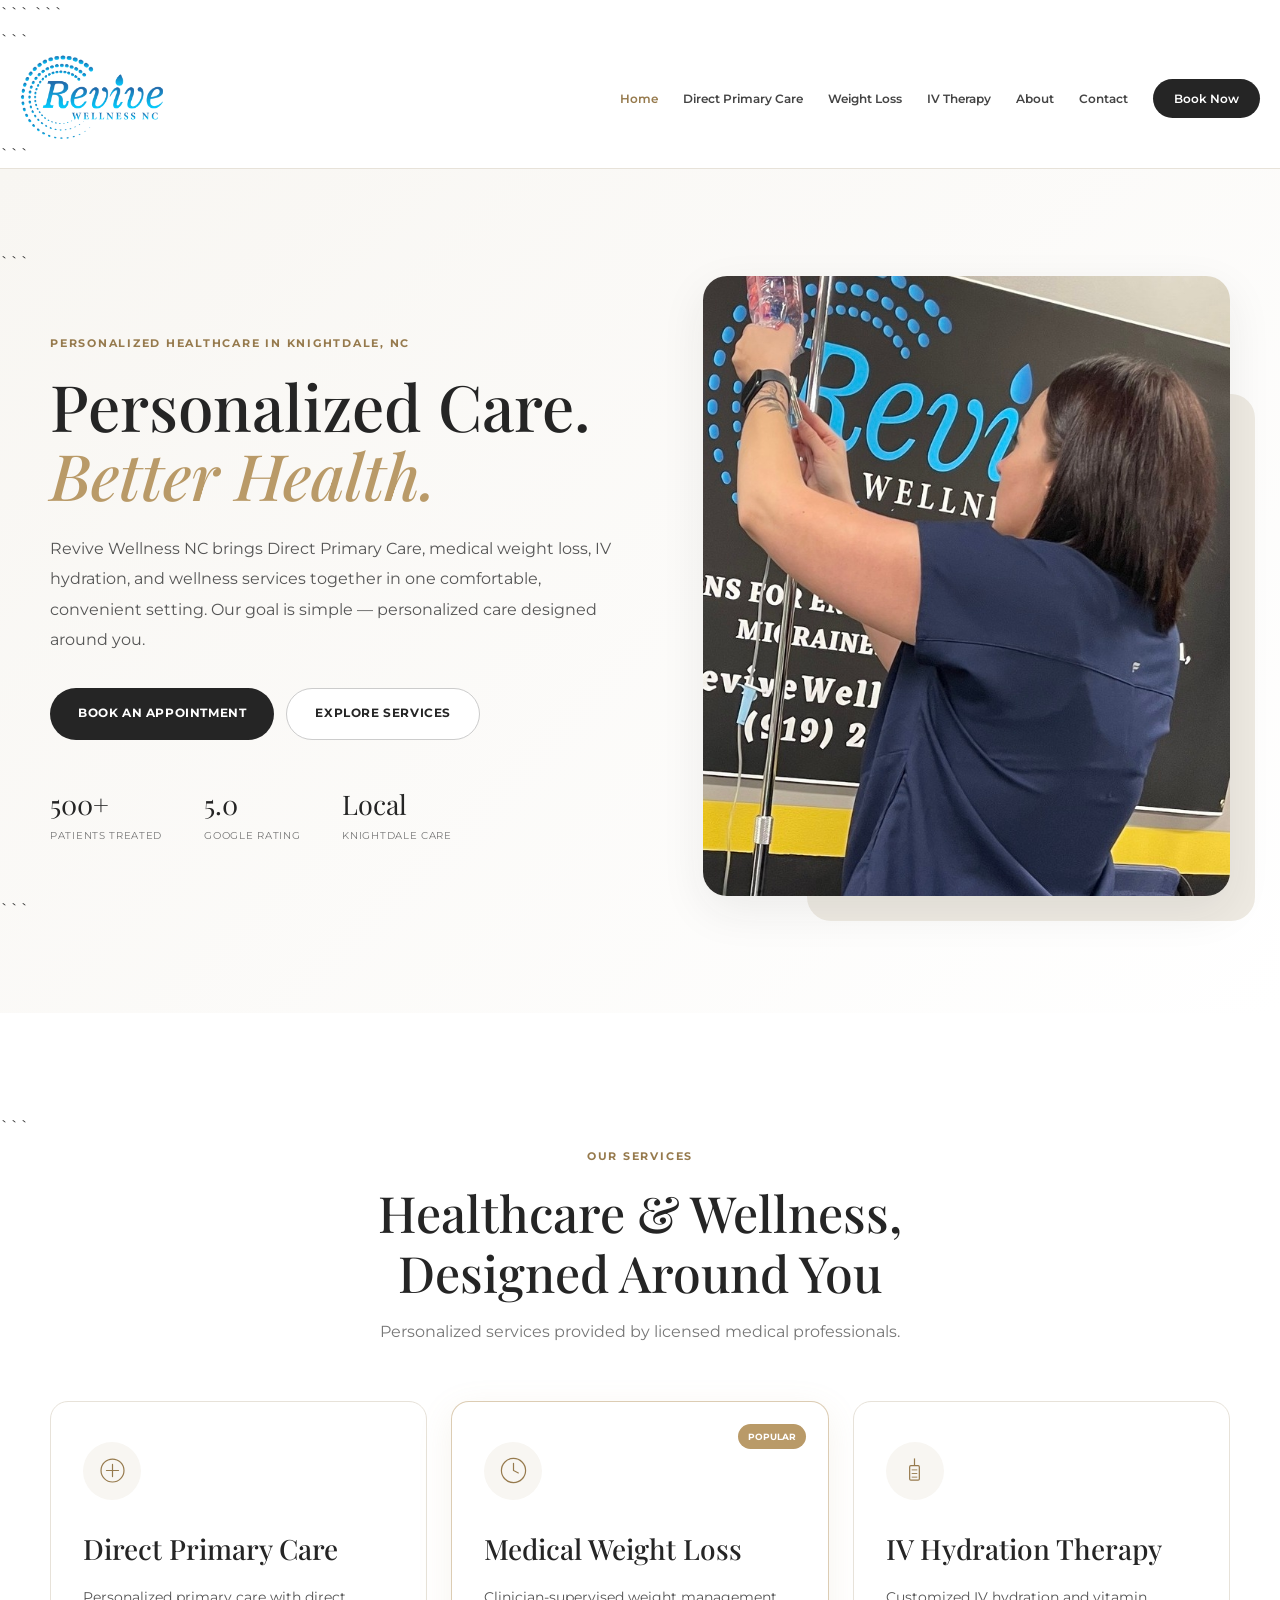
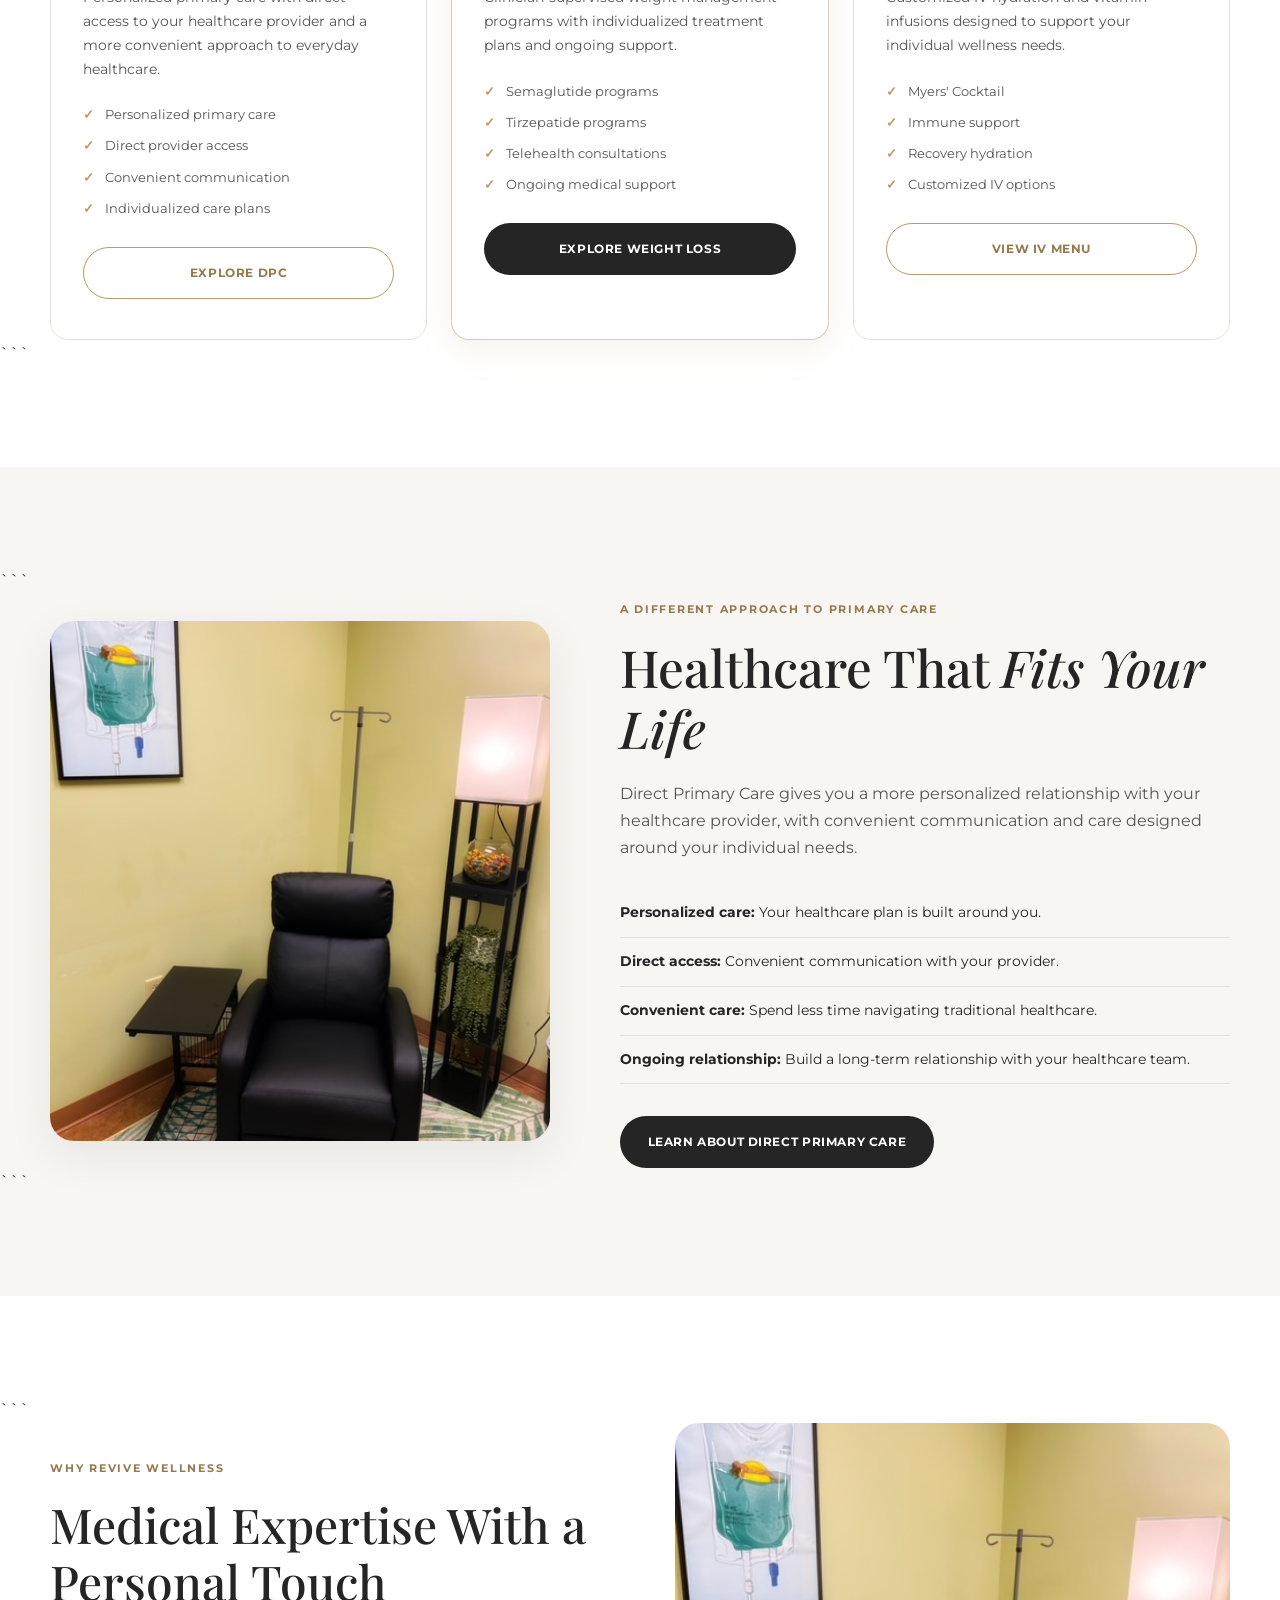
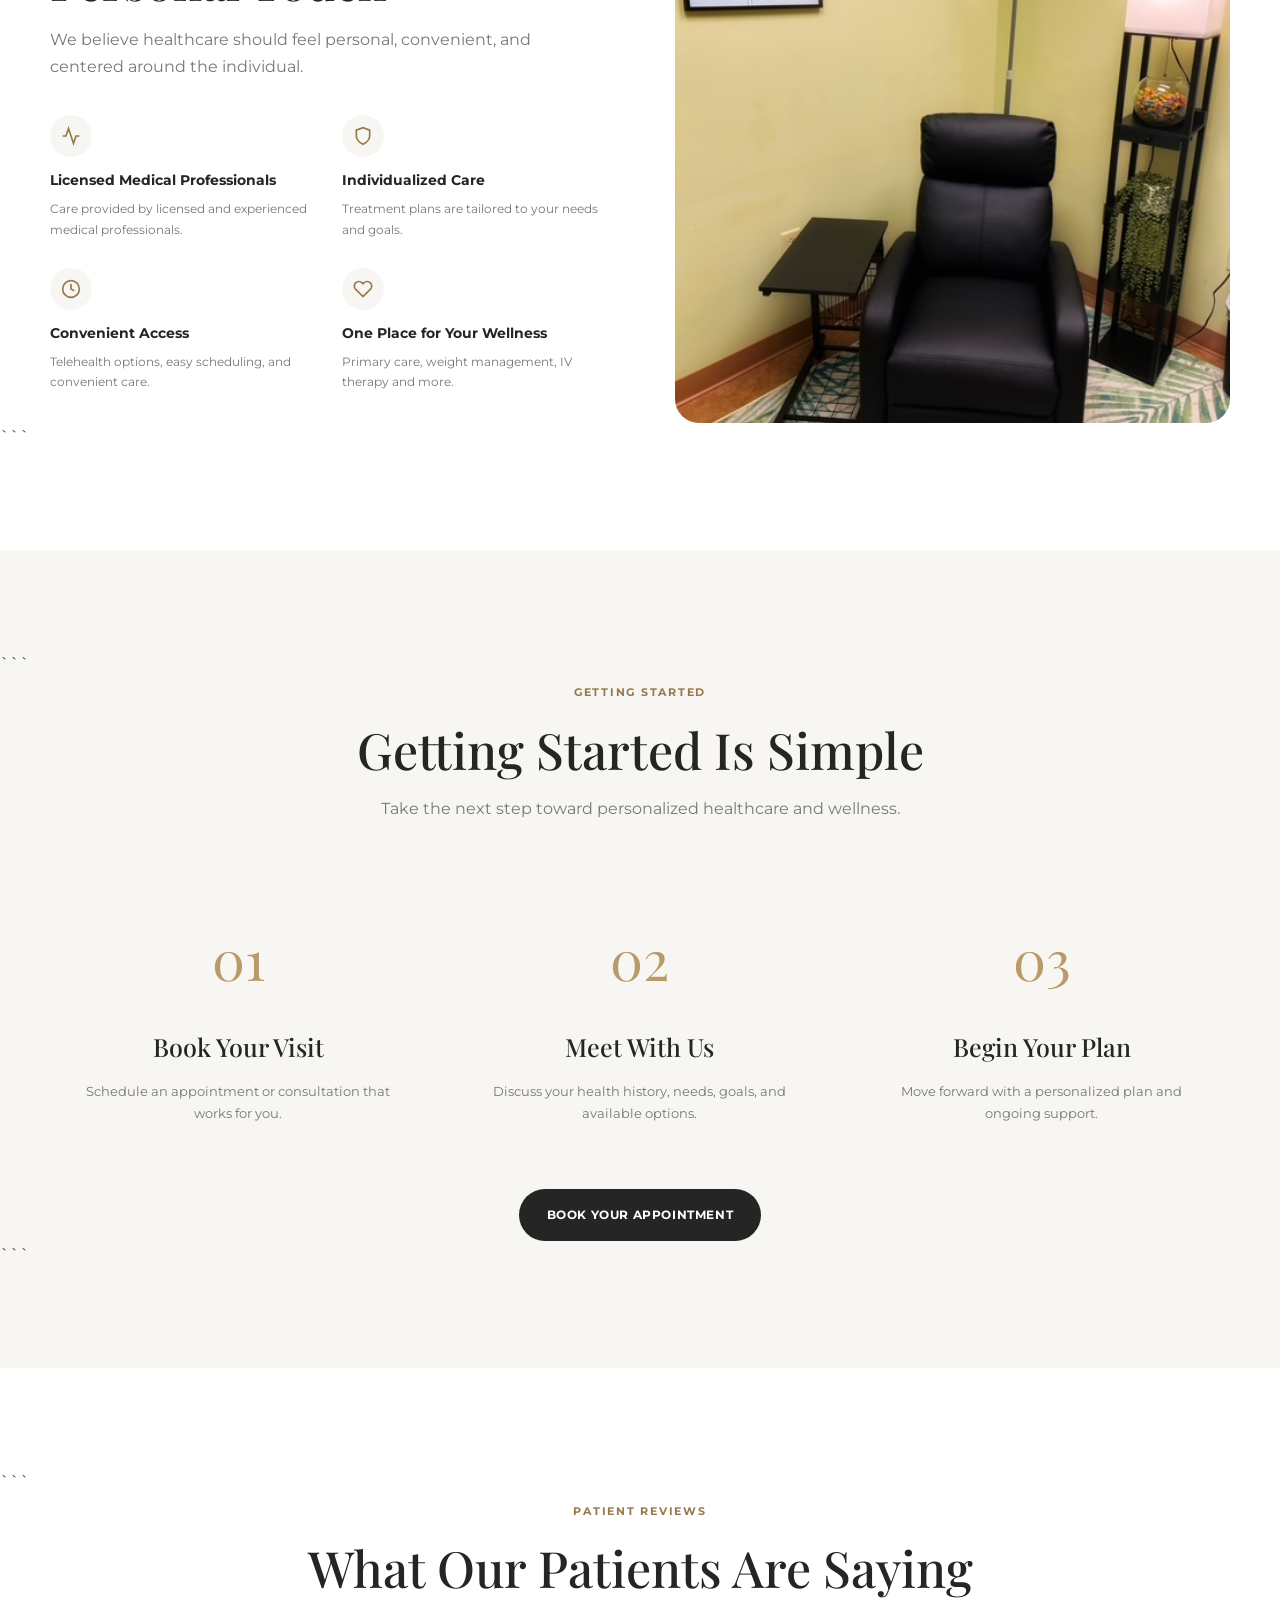
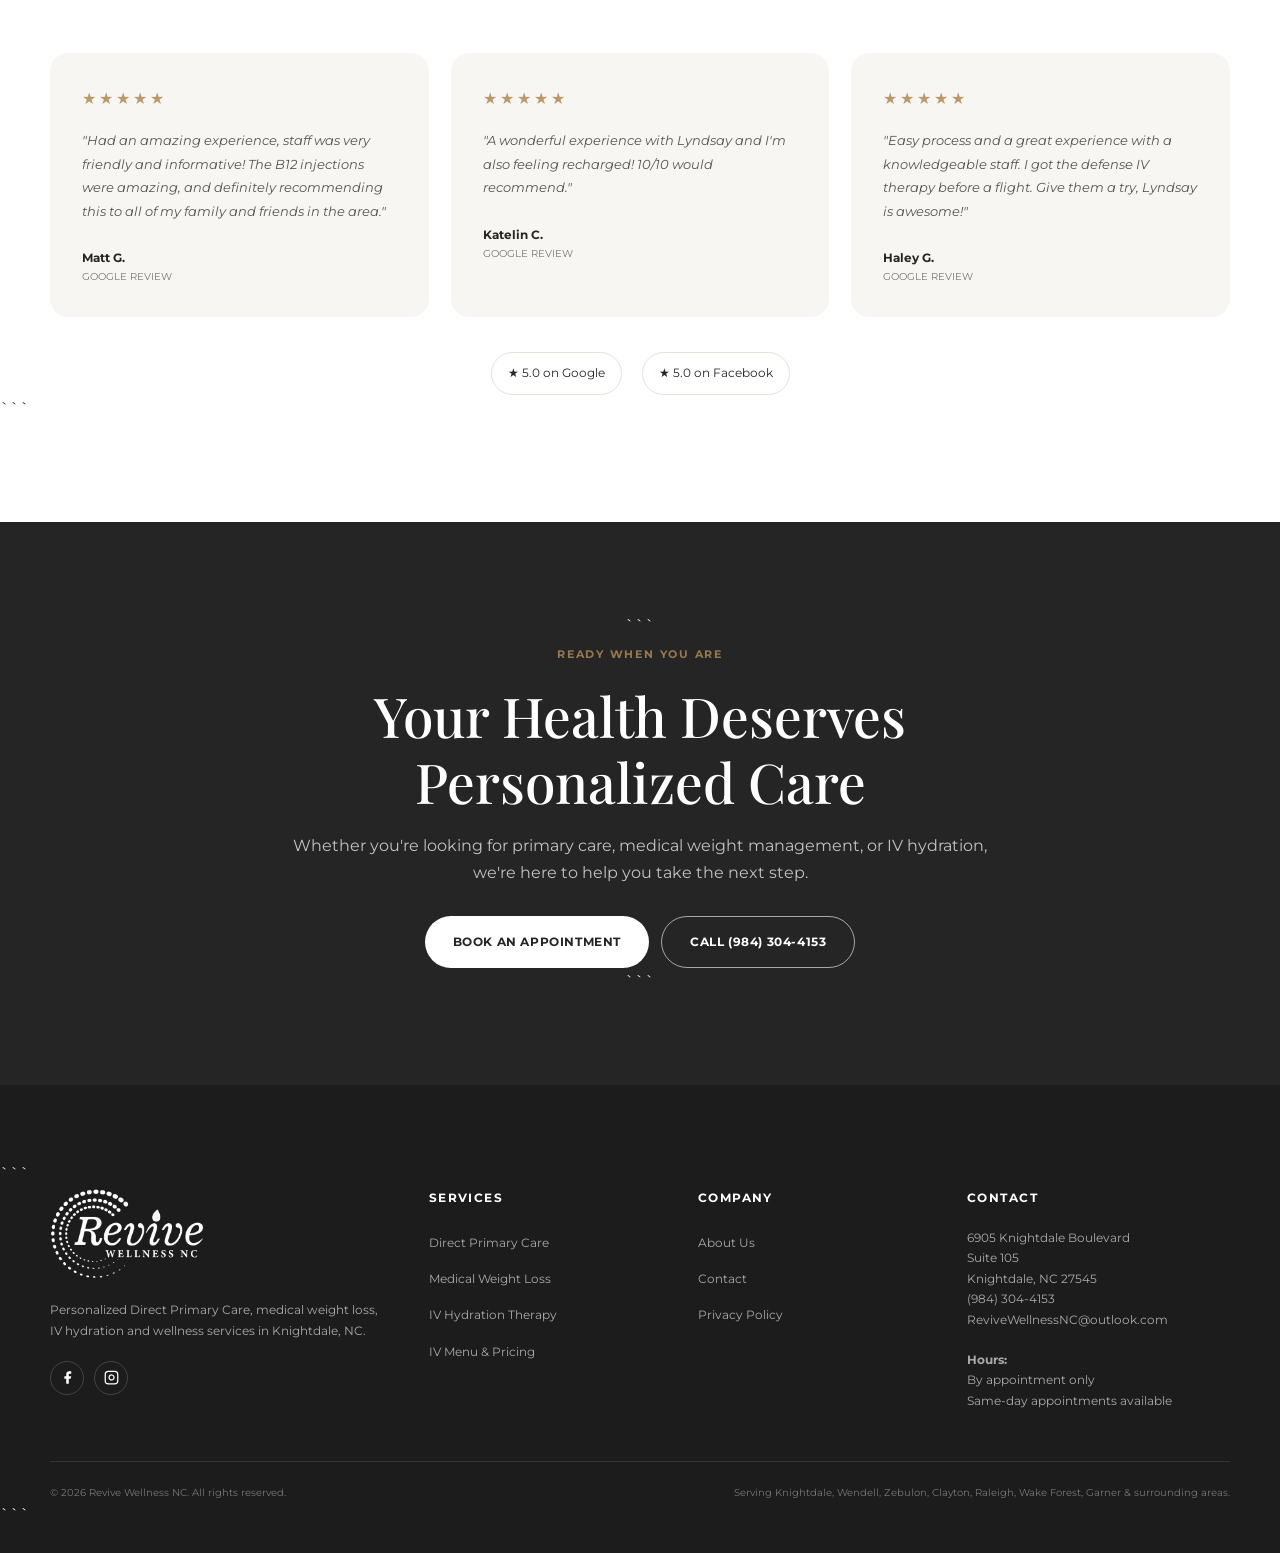
<file: revive-wellness-nc-with-direct-primary-care CHATGPT/revive-wellness-nc-main/index.html>
<!DOCTYPE html>

<html lang="en">
<head>
    <meta charset="UTF-8">
    <meta name="viewport" content="width=device-width, initial-scale=1.0">

```
<meta name="author" content="Revive Wellness NC">
<meta name="robots" content="index, follow">

<title>Revive Wellness NC | Direct Primary Care, Weight Loss & IV Therapy</title>

<meta name="description" content="Revive Wellness NC provides Direct Primary Care, medical weight loss, IV hydration therapy and wellness services in Knightdale, NC. Serving Wendell, Zebulon, Raleigh, Clayton, Wake Forest, Garner and surrounding communities.">

<link rel="canonical" href="https://revivewellnessnc.com/">
<link rel="icon" type="image/png" href="logo.png">

<!-- Open Graph -->
<meta property="og:type" content="website">
<meta property="og:site_name" content="Revive Wellness NC">
<meta property="og:title" content="Revive Wellness NC | Personalized Healthcare & Wellness">
<meta property="og:description" content="Direct Primary Care, medical weight loss, IV hydration and wellness services in Knightdale, NC.">
<meta property="og:url" content="https://revivewellnessnc.com/">
<meta property="og:image" content="https://revivewellnessnc.com/images/iv-treatment.jpg">

<!-- Fonts -->
<link rel="preconnect" href="https://fonts.googleapis.com">
<link rel="preconnect" href="https://fonts.gstatic.com" crossorigin>
<link href="https://fonts.googleapis.com/css2?family=Montserrat:wght@300;400;500;600;700&family=Playfair+Display:wght@400;500;600;700&display=swap" rel="stylesheet">

<style>

    :root {
        --cream: #f8f6f2;
        --cream-dark: #eeeae2;
        --white: #ffffff;
        --charcoal: #252525;
        --text: #555555;
        --muted: #777777;
        --accent: #b99a68;
        --accent-dark: #967a4d;
        --border: #e7e2d9;
        --shadow: 0 15px 45px rgba(37,37,37,.08);
        --radius: 18px;
        --serif: "Playfair Display", Georgia, serif;
        --sans: "Montserrat", Arial, sans-serif;
    }

    * {
        box-sizing: border-box;
        margin: 0;
        padding: 0;
    }

    html {
        scroll-behavior: smooth;
    }

    body {
        font-family: var(--sans);
        color: var(--charcoal);
        background: white;
        line-height: 1.7;
    }

    img {
        max-width: 100%;
        display: block;
    }

    a {
        color: inherit;
        text-decoration: none;
    }

    .container {
        width: min(1180px, calc(100% - 40px));
        margin: 0 auto;
    }

    /* NAVIGATION */

    .navbar {
        position: sticky;
        top: 0;
        z-index: 1000;
        background: rgba(255,255,255,.97);
        border-bottom: 1px solid var(--border);
        backdrop-filter: blur(10px);
    }

    .nav-container {
        width: min(1280px, calc(100% - 40px));
        min-height: 82px;
        margin: auto;
        display: flex;
        align-items: center;
        justify-content: space-between;
    }

    .logo-img {
        width: 145px;
        height: auto;
    }

    .nav-menu {
        display: flex;
        align-items: center;
        gap: 25px;
        list-style: none;
    }

    .nav-menu a {
        font-size: 12px;
        font-weight: 600;
        color: #444;
    }

    .nav-menu a:hover,
    .nav-menu a.active {
        color: var(--accent-dark);
    }

    .btn-nav {
        background: var(--charcoal);
        color: white !important;
        padding: 12px 21px;
        border-radius: 30px;
    }

    .btn-nav:hover {
        background: var(--accent-dark);
    }

    .nav-toggle {
        display: none;
        background: none;
        border: none;
        cursor: pointer;
    }

    .nav-toggle span {
        display: block;
        width: 25px;
        height: 2px;
        background: var(--charcoal);
        margin: 5px 0;
    }

    /* BUTTONS */

    .btn {
        display: inline-flex;
        align-items: center;
        justify-content: center;
        min-height: 52px;
        padding: 0 28px;
        border-radius: 30px;
        font-size: 12px;
        font-weight: 700;
        letter-spacing: .05em;
        text-transform: uppercase;
        transition: .25s ease;
    }

    .btn-primary {
        background: var(--charcoal);
        color: white;
    }

    .btn-primary:hover {
        background: var(--accent-dark);
        transform: translateY(-2px);
    }

    .btn-secondary {
        border: 1px solid #ccc;
        background: white;
    }

    .btn-secondary:hover {
        border-color: var(--accent);
        color: var(--accent-dark);
    }

    .btn-outline {
        border: 1px solid var(--accent);
        color: var(--accent-dark);
    }

    .btn-outline:hover {
        background: var(--accent);
        color: white;
    }

    .btn-white {
        background: white;
        color: var(--charcoal);
    }

    .btn-outline-white {
        border: 1px solid rgba(255,255,255,.6);
        color: white;
    }

    /* HERO */

    .hero {
        background: linear-gradient(135deg,#f8f6f2,#ffffff);
        padding: 80px 0 90px;
    }

    .hero-grid {
        display: grid;
        grid-template-columns: 1.05fr .95fr;
        align-items: center;
        gap: 70px;
    }

    .hero-badge,
    .section-badge {
        display: inline-block;
        color: var(--accent-dark);
        font-size: 11px;
        font-weight: 700;
        letter-spacing: .16em;
        text-transform: uppercase;
        margin-bottom: 18px;
    }

    .hero h1 {
        font-family: var(--serif);
        font-size: clamp(45px,5vw,72px);
        font-weight: 500;
        line-height: 1.08;
        margin-bottom: 25px;
    }

    .hero h1 span {
        color: var(--accent);
        font-style: italic;
    }

    .hero-subtitle {
        color: var(--text);
        font-size: 16px;
        line-height: 1.9;
        max-width: 620px;
        margin-bottom: 32px;
    }

    .hero-cta {
        display: flex;
        flex-wrap: wrap;
        gap: 12px;
        margin-bottom: 42px;
    }

    .hero-image {
        position: relative;
    }

    .hero-image::before {
        content: "";
        position: absolute;
        width: 85%;
        height: 85%;
        background: var(--cream-dark);
        right: -25px;
        bottom: -25px;
        border-radius: 24px;
    }

    .hero-image-wrapper {
        position: relative;
        z-index: 1;
        border-radius: 24px;
        overflow: hidden;
        box-shadow: var(--shadow);
    }

    .hero-image-wrapper img {
        width: 100%;
        height: 620px;
        object-fit: cover;
    }

    .hero-stats {
        display: flex;
        gap: 42px;
    }

    .stat {
        display: flex;
        flex-direction: column;
    }

    .stat-number {
        font-family: var(--serif);
        font-size: 27px;
    }

    .stat-label {
        font-size: 10px;
        color: var(--muted);
        text-transform: uppercase;
        letter-spacing: .07em;
    }

    /* GENERAL SECTIONS */

    section {
        padding: 100px 0;
    }

    .section-header {
        max-width: 700px;
        margin: 0 auto 55px;
        text-align: center;
    }

    .section-header h2 {
        font-family: var(--serif);
        font-size: clamp(35px,4vw,50px);
        font-weight: 500;
        line-height: 1.2;
        margin-bottom: 15px;
    }

    .section-header p {
        color: var(--muted);
    }

    /* SERVICES */

    .services-grid {
        display: grid;
        grid-template-columns: repeat(3,1fr);
        gap: 24px;
    }

    .service-card {
        position: relative;
        padding: 40px 32px;
        border: 1px solid var(--border);
        border-radius: var(--radius);
        background: white;
        transition: .3s ease;
    }

    .service-card:hover {
        transform: translateY(-7px);
        box-shadow: var(--shadow);
    }

    .service-card.featured {
        border-color: rgba(185,154,104,.5);
        box-shadow: 0 10px 35px rgba(185,154,104,.12);
    }

    .service-icon {
        width: 58px;
        height: 58px;
        display: flex;
        align-items: center;
        justify-content: center;
        background: var(--cream);
        border-radius: 50%;
        color: var(--accent-dark);
        margin-bottom: 25px;
    }

    .service-icon svg {
        width: 29px;
        height: 29px;
    }

    .service-badge {
        position: absolute;
        top: 22px;
        right: 22px;
        background: var(--accent);
        color: white;
        padding: 5px 10px;
        border-radius: 20px;
        font-size: 9px;
        font-weight: 700;
        text-transform: uppercase;
    }

    .service-card h3 {
        font-family: var(--serif);
        font-size: 28px;
        font-weight: 500;
        margin-bottom: 14px;
    }

    .service-card > p {
        color: var(--text);
        font-size: 14px;
        margin-bottom: 22px;
    }

    .service-features {
        list-style: none;
        margin-bottom: 28px;
    }

    .service-features li {
        color: var(--text);
        font-size: 13px;
        margin: 9px 0;
        padding-left: 22px;
        position: relative;
    }

    .service-features li::before {
        content: "✓";
        position: absolute;
        left: 0;
        color: var(--accent);
        font-weight: 700;
    }

    .service-card .btn {
        width: 100%;
    }

    /* DPC */

    .dpc-section {
        background: var(--cream);
    }

    .dpc-grid {
        display: grid;
        grid-template-columns: .9fr 1.1fr;
        gap: 70px;
        align-items: center;
    }

    .dpc-image {
        border-radius: 24px;
        overflow: hidden;
        box-shadow: var(--shadow);
    }

    .dpc-image img {
        width: 100%;
        height: 520px;
        object-fit: cover;
    }

    .dpc-content h2 {
        font-family: var(--serif);
        font-size: clamp(36px,4vw,52px);
        font-weight: 500;
        line-height: 1.2;
        margin-bottom: 20px;
    }

    .dpc-content > p {
        color: var(--text);
        margin-bottom: 28px;
    }

    .dpc-list {
        list-style: none;
        margin-bottom: 32px;
    }

    .dpc-list li {
        padding: 12px 0;
        border-bottom: 1px solid var(--border);
        font-size: 14px;
    }

    /* WHY US */

    .why-us-grid {
        display: grid;
        grid-template-columns: 1fr 1fr;
        gap: 70px;
        align-items: center;
    }

    .why-us-image img {
        width: 100%;
        height: 600px;
        object-fit: cover;
        border-radius: 24px;
    }

    .why-us-content h2 {
        font-family: var(--serif);
        font-size: 48px;
        font-weight: 500;
        line-height: 1.2;
        margin-bottom: 15px;
    }

    .why-us-intro {
        color: var(--muted);
        margin-bottom: 35px;
    }

    .why-features {
        display: grid;
        grid-template-columns: 1fr 1fr;
        gap: 28px;
    }

    .feature-icon {
        width: 42px;
        height: 42px;
        display: flex;
        align-items: center;
        justify-content: center;
        background: var(--cream);
        border-radius: 50%;
        color: var(--accent-dark);
        margin-bottom: 12px;
    }

    .feature-icon svg {
        width: 20px;
    }

    .feature h4 {
        font-size: 14px;
        margin-bottom: 6px;
    }

    .feature p {
        color: var(--muted);
        font-size: 12px;
    }

    /* STEPS */

    .how-it-works {
        background: var(--cream);
    }

    .steps-grid {
        display: grid;
        grid-template-columns: repeat(3,1fr);
        gap: 25px;
    }

    .step {
        text-align: center;
        padding: 35px 25px;
    }

    .step-number {
        font-family: var(--serif);
        font-size: 55px;
        color: var(--accent);
        margin-bottom: 20px;
    }

    .step h3 {
        font-family: var(--serif);
        font-size: 25px;
        font-weight: 500;
        margin-bottom: 12px;
    }

    .step p {
        color: var(--muted);
        font-size: 13px;
    }

    .steps-cta {
        text-align: center;
        margin-top: 30px;
    }

    /* TESTIMONIALS */

    .testimonials-grid {
        display: grid;
        grid-template-columns: repeat(3,1fr);
        gap: 22px;
    }

    .testimonial-card {
        background: var(--cream);
        padding: 32px;
        border-radius: var(--radius);
    }

    .testimonial-rating {
        color: var(--accent);
        letter-spacing: 3px;
        margin-bottom: 17px;
    }

    .testimonial-card > p {
        color: var(--text);
        font-size: 13px;
        font-style: italic;
        line-height: 1.8;
        margin-bottom: 25px;
    }

    .testimonial-author {
        display: flex;
        flex-direction: column;
    }

    .author-name {
        font-weight: 700;
        font-size: 12px;
    }

    .author-source {
        color: var(--muted);
        font-size: 10px;
        text-transform: uppercase;
    }

    .testimonials-badges {
        display: flex;
        justify-content: center;
        gap: 20px;
        margin-top: 35px;
    }

    .review-badge {
        padding: 10px 16px;
        border: 1px solid var(--border);
        border-radius: 30px;
        font-size: 12px;
    }

    /* CTA */

    .cta-section {
        background: var(--charcoal);
        color: white;
        text-align: center;
        padding: 90px 0;
    }

    .cta-content {
        max-width: 700px;
        margin: auto;
    }

    .cta-content h2 {
        font-family: var(--serif);
        font-size: clamp(38px,5vw,55px);
        font-weight: 500;
        line-height: 1.2;
        margin-bottom: 18px;
    }

    .cta-content p {
        color: rgba(255,255,255,.72);
        margin-bottom: 30px;
    }

    .cta-buttons {
        display: flex;
        justify-content: center;
        gap: 12px;
        flex-wrap: wrap;
    }

    /* FOOTER */

    .footer {
        background: #1c1c1c;
        color: white;
        padding: 75px 0 25px;
    }

    .footer-grid {
        display: grid;
        grid-template-columns: 1.5fr 1fr 1fr 1.2fr;
        gap: 50px;
        padding-bottom: 50px;
    }

    .footer-brand .logo-img {
        filter: brightness(0) invert(1);
        width: 155px;
        margin-bottom: 20px;
    }

    .footer-brand p,
    .footer-contact p {
        color: #aaa;
        font-size: 12px;
    }

    .footer h4 {
        font-size: 12px;
        text-transform: uppercase;
        letter-spacing: .12em;
        margin-bottom: 20px;
    }

    .footer ul {
        list-style: none;
    }

    .footer li {
        margin: 9px 0;
    }

    .footer li a,
    .footer-contact a {
        color: #aaa;
        font-size: 12px;
    }

    .footer li a:hover,
    .footer-contact a:hover {
        color: var(--accent);
    }

    .footer-social {
        display: flex;
        gap: 10px;
        margin-top: 20px;
    }

    .footer-social a {
        width: 34px;
        height: 34px;
        border: 1px solid #444;
        border-radius: 50%;
        display: flex;
        align-items: center;
        justify-content: center;
    }

    .footer-social svg {
        width: 15px;
        height: 15px;
    }

    .hours {
        margin-top: 20px;
    }

    .footer-bottom {
        border-top: 1px solid #333;
        padding-top: 22px;
        display: flex;
        justify-content: space-between;
        gap: 20px;
        color: #777;
        font-size: 10px;
    }

    /* MOBILE */

    @media (max-width: 950px) {

        .nav-toggle {
            display: block;
        }

        .nav-menu {
            position: absolute;
            top: 82px;
            left: 0;
            width: 100%;
            background: white;
            border-bottom: 1px solid var(--border);
            padding: 20px;
            flex-direction: column;
            align-items: stretch;
            gap: 10px;
            display: none;
        }

        .nav-menu.open {
            display: flex;
        }

        .nav-menu li {
            padding: 7px 0;
        }

        .nav-menu .btn-nav {
            display: block;
            text-align: center;
        }

        .hero-grid,
        .dpc-grid,
        .why-us-grid {
            grid-template-columns: 1fr;
        }

        .hero {
            padding: 55px 0 70px;
        }

        .hero-image {
            order: -1;
        }

        .hero-image-wrapper img {
            height: 480px;
        }

        .services-grid,
        .steps-grid,
        .testimonials-grid {
            grid-template-columns: 1fr;
        }

        .why-us-image {
            order: -1;
        }

        .why-us-image img {
            height: 450px;
        }

        .footer-grid {
            grid-template-columns: 1fr 1fr;
        }
    }

    @media (max-width: 600px) {

        .container,
        .nav-container {
            width: calc(100% - 28px);
        }

        section {
            padding: 70px 0;
        }

        .hero h1 {
            font-size: 45px;
        }

        .hero-stats {
            gap: 20px;
            flex-wrap: wrap;
        }

        .hero-image-wrapper img {
            height: 390px;
        }

        .why-features {
            grid-template-columns: 1fr;
        }

        .footer-grid {
            grid-template-columns: 1fr;
        }

        .footer-bottom {
            flex-direction: column;
        }

        .testimonials-badges {
            flex-direction: column;
            align-items: center;
        }
    }

</style>
```

</head>

<body>

<!-- NAVIGATION -->

<nav class="navbar">

```
<div class="nav-container">

    <a href="index.html" class="logo" aria-label="Revive Wellness NC Home">

        <img src="logo.png"
             alt="Revive Wellness NC"
             class="logo-img"
             width="1920"
             height="1146">

    </a>

    <button class="nav-toggle"
            type="button"
            aria-label="Toggle navigation"
            aria-expanded="false"
            aria-controls="primary-navigation">

        <span></span>
        <span></span>
        <span></span>

    </button>

    <ul class="nav-menu" id="primary-navigation">

        <li>
            <a href="index.html" class="active">Home</a>
        </li>

        <li>
            <a href="direct-primary-care.html">Direct Primary Care</a>
        </li>

        <li>
            <a href="weight-loss.html">Weight Loss</a>
        </li>

        <li>
            <a href="iv-therapy.html">IV Therapy</a>
        </li>

        <li>
            <a href="about.html">About</a>
        </li>

        <li>
            <a href="contact.html">Contact</a>
        </li>

        <li>
            <a href="https://revivewellnessnc.hint.com/booking"
               class="btn-nav"
               target="_blank"
               rel="noopener noreferrer">
                Book Now
            </a>
        </li>

    </ul>

</div>
```

</nav>

<!-- HERO -->

<section class="hero">

```
<div class="container hero-grid">

    <div>

        <span class="hero-badge">
            Personalized Healthcare in Knightdale, NC
        </span>

        <h1>
            Personalized Care.<br>
            <span>Better Health.</span>
        </h1>

        <p class="hero-subtitle">
            Revive Wellness NC brings Direct Primary Care, medical weight loss,
            IV hydration, and wellness services together in one comfortable,
            convenient setting. Our goal is simple — personalized care designed
            around you.
        </p>

        <div class="hero-cta">

            <a href="https://revivewellnessnc.hint.com/booking"
               class="btn btn-primary"
               target="_blank"
               rel="noopener noreferrer">
                Book an Appointment
            </a>

            <a href="#services" class="btn btn-secondary">
                Explore Services
            </a>

        </div>

        <div class="hero-stats">

            <div class="stat">
                <span class="stat-number">500+</span>
                <span class="stat-label">Patients Treated</span>
            </div>

            <div class="stat">
                <span class="stat-number">5.0</span>
                <span class="stat-label">Google Rating</span>
            </div>

            <div class="stat">
                <span class="stat-number">Local</span>
                <span class="stat-label">Knightdale Care</span>
            </div>

        </div>

    </div>


    <div class="hero-image">

        <div class="hero-image-wrapper">

            <img src="images/iv-treatment.jpg"
                 alt="IV therapy treatment at Revive Wellness NC"
                 width="700"
                 height="1273"
                 fetchpriority="high">

        </div>

    </div>

</div>
```

</section>

<!-- SERVICES -->

<section id="services">

```
<div class="container">

    <div class="section-header">

        <span class="section-badge">
            Our Services
        </span>

        <h2>
            Healthcare & Wellness,<br>
            Designed Around You
        </h2>

        <p>
            Personalized services provided by licensed medical professionals.
        </p>

    </div>


    <div class="services-grid">


        <!-- DPC -->

        <div class="service-card">

            <div class="service-icon">

                <svg viewBox="0 0 48 48" fill="none">

                    <circle cx="24"
                            cy="24"
                            r="19"
                            stroke="currentColor"
                            stroke-width="2"/>

                    <path d="M24 14v20M14 24h20"
                          stroke="currentColor"
                          stroke-width="2"
                          stroke-linecap="round"/>

                </svg>

            </div>

            <h3>Direct Primary Care</h3>

            <p>
                Personalized primary care with direct access to your healthcare
                provider and a more convenient approach to everyday healthcare.
            </p>

            <ul class="service-features">

                <li>Personalized primary care</li>
                <li>Direct provider access</li>
                <li>Convenient communication</li>
                <li>Individualized care plans</li>

            </ul>

            <a href="direct-primary-care.html"
               class="btn btn-outline">
                Explore DPC
            </a>

        </div>


        <!-- WEIGHT LOSS -->

        <div class="service-card featured">

            <span class="service-badge">
                Popular
            </span>

            <div class="service-icon">

                <svg viewBox="0 0 48 48" fill="none">

                    <circle cx="24"
                            cy="24"
                            r="20"
                            stroke="currentColor"
                            stroke-width="2"/>

                    <path d="M24 12v12l8 4"
                          stroke="currentColor"
                          stroke-width="2"
                          stroke-linecap="round"/>

                </svg>

            </div>

            <h3>Medical Weight Loss</h3>

            <p>
                Clinician-supervised weight management programs with individualized
                treatment plans and ongoing support.
            </p>

            <ul class="service-features">

                <li>Semaglutide programs</li>
                <li>Tirzepatide programs</li>
                <li>Telehealth consultations</li>
                <li>Ongoing medical support</li>

            </ul>

            <a href="weight-loss.html"
               class="btn btn-primary">
                Explore Weight Loss
            </a>

        </div>


        <!-- IV -->

        <div class="service-card">

            <div class="service-icon">

                <svg viewBox="0 0 48 48" fill="none">

                    <path d="M24 4v12"
                          stroke="currentColor"
                          stroke-width="2"/>

                    <rect x="16"
                          y="16"
                          width="16"
                          height="24"
                          rx="2"
                          stroke="currentColor"
                          stroke-width="2"/>

                    <path d="M20 23h8M20 29h8M20 35h8"
                          stroke="currentColor"
                          stroke-width="1.5"
                          stroke-linecap="round"/>

                </svg>

            </div>

            <h3>IV Hydration Therapy</h3>

            <p>
                Customized IV hydration and vitamin infusions designed to support
                your individual wellness needs.
            </p>

            <ul class="service-features">

                <li>Myers' Cocktail</li>
                <li>Immune support</li>
                <li>Recovery hydration</li>
                <li>Customized IV options</li>

            </ul>

            <a href="iv-therapy.html"
               class="btn btn-outline">
                View IV Menu
            </a>

        </div>

    </div>

</div>
```

</section>

<!-- DPC FEATURE -->

<section class="dpc-section">

```
<div class="container dpc-grid">

    <div class="dpc-image">

        <img src="images/clinic-room.jpg"
             alt="Revive Wellness NC clinic"
             loading="lazy"
             width="480"
             height="640">

    </div>


    <div class="dpc-content">

        <span class="section-badge">
            A Different Approach to Primary Care
        </span>

        <h2>
            Healthcare That
            <em>Fits Your Life</em>
        </h2>

        <p>
            Direct Primary Care gives you a more personalized relationship
            with your healthcare provider, with convenient communication
            and care designed around your individual needs.
        </p>

        <ul class="dpc-list">

            <li>
                <strong>Personalized care:</strong>
                Your healthcare plan is built around you.
            </li>

            <li>
                <strong>Direct access:</strong>
                Convenient communication with your provider.
            </li>

            <li>
                <strong>Convenient care:</strong>
                Spend less time navigating traditional healthcare.
            </li>

            <li>
                <strong>Ongoing relationship:</strong>
                Build a long-term relationship with your healthcare team.
            </li>

        </ul>

        <a href="direct-primary-care.html"
           class="btn btn-primary">
            Learn About Direct Primary Care
        </a>

    </div>

</div>
```

</section>

<!-- WHY REVIVE -->

<section>

```
<div class="container why-us-grid">

    <div class="why-us-content">

        <span class="section-badge">
            Why Revive Wellness
        </span>

        <h2>
            Medical Expertise
            With a Personal Touch
        </h2>

        <p class="why-us-intro">
            We believe healthcare should feel personal, convenient,
            and centered around the individual.
        </p>


        <div class="why-features">

            <div class="feature">

                <div class="feature-icon">
                    <svg viewBox="0 0 24 24"
                         fill="none"
                         stroke="currentColor"
                         stroke-width="2">
                        <path d="M22 12h-4l-3 9L9 3l-3 9H2"/>
                    </svg>
                </div>

                <h4>Licensed Medical Professionals</h4>

                <p>
                    Care provided by licensed and experienced medical professionals.
                </p>

            </div>


            <div class="feature">

                <div class="feature-icon">
                    <svg viewBox="0 0 24 24"
                         fill="none"
                         stroke="currentColor"
                         stroke-width="2">
                        <path d="M12 22s8-4 8-10V5l-8-3-8 3v7c0 6 8 10 8 10z"/>
                    </svg>
                </div>

                <h4>Individualized Care</h4>

                <p>
                    Treatment plans are tailored to your needs and goals.
                </p>

            </div>


            <div class="feature">

                <div class="feature-icon">
                    <svg viewBox="0 0 24 24"
                         fill="none"
                         stroke="currentColor"
                         stroke-width="2">
                        <circle cx="12" cy="12" r="10"/>
                        <path d="M12 6v6l4 2"/>
                    </svg>
                </div>

                <h4>Convenient Access</h4>

                <p>
                    Telehealth options, easy scheduling, and convenient care.
                </p>

            </div>


            <div class="feature">

                <div class="feature-icon">
                    <svg viewBox="0 0 24 24"
                         fill="none"
                         stroke="currentColor"
                         stroke-width="2">
                        <path d="M20.84 4.61a5.5 5.5 0 0 0-7.78 0L12 5.67l-1.06-1.06a5.5 5.5 0 0 0-7.78 7.78l1.06 1.06L12 21.23l7.78-7.78 1.06-1.06a5.5 5.5 0 0 0 0-7.78z"/>
                    </svg>
                </div>

                <h4>One Place for Your Wellness</h4>

                <p>
                    Primary care, weight management, IV therapy and more.
                </p>

            </div>

        </div>

    </div>


    <div class="why-us-image">

        <img src="images/clinic-room.jpg"
             alt="Revive Wellness NC treatment room"
             loading="lazy"
             width="480"
             height="640">

    </div>

</div>
```

</section>

<!-- HOW IT WORKS -->

<section class="how-it-works">

```
<div class="container">

    <div class="section-header">

        <span class="section-badge">
            Getting Started
        </span>

        <h2>
            Getting Started Is Simple
        </h2>

        <p>
            Take the next step toward personalized healthcare and wellness.
        </p>

    </div>


    <div class="steps-grid">

        <div class="step">

            <div class="step-number">01</div>

            <h3>Book Your Visit</h3>

            <p>
                Schedule an appointment or consultation that works for you.
            </p>

        </div>


        <div class="step">

            <div class="step-number">02</div>

            <h3>Meet With Us</h3>

            <p>
                Discuss your health history, needs, goals, and available options.
            </p>

        </div>


        <div class="step">

            <div class="step-number">03</div>

            <h3>Begin Your Plan</h3>

            <p>
                Move forward with a personalized plan and ongoing support.
            </p>

        </div>

    </div>


    <div class="steps-cta">

        <a href="https://revivewellnessnc.hint.com/booking"
           class="btn btn-primary"
           target="_blank"
           rel="noopener noreferrer">
            Book Your Appointment
        </a>

    </div>

</div>
```

</section>

<!-- TESTIMONIALS -->

<section>

```
<div class="container">

    <div class="section-header">

        <span class="section-badge">
            Patient Reviews
        </span>

        <h2>
            What Our Patients Are Saying
        </h2>

    </div>


    <div class="testimonials-grid">

        <div class="testimonial-card">

            <div class="testimonial-rating">
                ★★★★★
            </div>

            <p>
                "Had an amazing experience, staff was very friendly and
                informative! The B12 injections were amazing, and definitely
                recommending this to all of my family and friends in the area."
            </p>

            <div class="testimonial-author">
                <span class="author-name">Matt G.</span>
                <span class="author-source">Google Review</span>
            </div>

        </div>


        <div class="testimonial-card">

            <div class="testimonial-rating">
                ★★★★★
            </div>

            <p>
                "A wonderful experience with Lyndsay and I'm also feeling
                recharged! 10/10 would recommend."
            </p>

            <div class="testimonial-author">
                <span class="author-name">Katelin C.</span>
                <span class="author-source">Google Review</span>
            </div>

        </div>


        <div class="testimonial-card">

            <div class="testimonial-rating">
                ★★★★★
            </div>

            <p>
                "Easy process and a great experience with a knowledgeable staff.
                I got the defense IV therapy before a flight. Give them a try,
                Lyndsay is awesome!"
            </p>

            <div class="testimonial-author">
                <span class="author-name">Haley G.</span>
                <span class="author-source">Google Review</span>
            </div>

        </div>

    </div>


    <div class="testimonials-badges">

        <div class="review-badge">
            ★ 5.0 on Google
        </div>

        <div class="review-badge">
            ★ 5.0 on Facebook
        </div>

    </div>

</div>
```

</section>

<!-- CTA -->

<section class="cta-section">

```
<div class="container">

    <div class="cta-content">

        <span class="section-badge">
            Ready When You Are
        </span>

        <h2>
            Your Health Deserves
            Personalized Care
        </h2>

        <p>
            Whether you're looking for primary care, medical weight management,
            or IV hydration, we're here to help you take the next step.
        </p>

        <div class="cta-buttons">

            <a href="https://revivewellnessnc.hint.com/booking"
               class="btn btn-white"
               target="_blank"
               rel="noopener noreferrer">
                Book an Appointment
            </a>

            <a href="tel:9843044153"
               class="btn btn-outline-white">
                Call (984) 304-4153
            </a>

        </div>

    </div>

</div>
```

</section>

<!-- FOOTER -->

<footer class="footer">

```
<div class="container">

    <div class="footer-grid">

        <div class="footer-brand">

            <a href="index.html">

                <img src="logo.png"
                     alt="Revive Wellness NC"
                     class="logo-img"
                     width="1920"
                     height="1146">

            </a>

            <p>
                Personalized Direct Primary Care, medical weight loss,
                IV hydration and wellness services in Knightdale, NC.
            </p>

            <div class="footer-social">

                <a href="https://www.facebook.com/revivewellnessnc"
                   target="_blank"
                   rel="noopener noreferrer"
                   aria-label="Facebook">

                    <svg viewBox="0 0 24 24" fill="currentColor">
                        <path d="M18 2h-3a5 5 0 0 0-5 5v3H7v4h3v8h4v-8h3l1-4h-4V7a1 1 0 0 1 1-1h3z"/>
                    </svg>

                </a>


                <a href="https://www.instagram.com/revivewellnessnc"
                   target="_blank"
                   rel="noopener noreferrer"
                   aria-label="Instagram">

                    <svg viewBox="0 0 24 24"
                         fill="none"
                         stroke="currentColor"
                         stroke-width="2">

                        <rect x="2"
                              y="2"
                              width="20"
                              height="20"
                              rx="5"/>

                        <path d="M16 11.37A4 4 0 1 1 12.63 8 4 4 0 0 1 16 11.37z"/>

                        <line x1="17.5"
                              y1="6.5"
                              x2="17.51"
                              y2="6.5"/>

                    </svg>

                </a>

            </div>

        </div>


        <div>

            <h4>Services</h4>

            <ul>

                <li>
                    <a href="direct-primary-care.html">
                        Direct Primary Care
                    </a>
                </li>

                <li>
                    <a href="weight-loss.html">
                        Medical Weight Loss
                    </a>
                </li>

                <li>
                    <a href="iv-therapy.html">
                        IV Hydration Therapy
                    </a>
                </li>

                <li>
                    <a href="iv-therapy.html#menu">
                        IV Menu & Pricing
                    </a>
                </li>

            </ul>

        </div>


        <div>

            <h4>Company</h4>

            <ul>

                <li>
                    <a href="about.html">
                        About Us
                    </a>
                </li>

                <li>
                    <a href="contact.html">
                        Contact
                    </a>
                </li>

                <li>
                    <a href="privacy.html">
                        Privacy Policy
                    </a>
                </li>

            </ul>

        </div>


        <div class="footer-contact">

            <h4>Contact</h4>

            <p>
                6905 Knightdale Boulevard<br>
                Suite 105<br>
                Knightdale, NC 27545
            </p>

            <p>
                <a href="tel:9843044153">
                    (984) 304-4153
                </a>
            </p>

            <p>
                <a href="mailto:ReviveWellnessNC@outlook.com">
                    ReviveWellnessNC@outlook.com
                </a>
            </p>

            <p class="hours">
                <strong>Hours:</strong><br>
                By appointment only<br>
                Same-day appointments available
            </p>

        </div>

    </div>


    <div class="footer-bottom">

        <p>
            © 2026 Revive Wellness NC. All rights reserved.
        </p>

        <p>
            Serving Knightdale, Wendell, Zebulon, Clayton,
            Raleigh, Wake Forest, Garner & surrounding areas.
        </p>

    </div>

</div>
```

</footer>

<script>

    const navToggle = document.querySelector(".nav-toggle");
    const navMenu = document.querySelector(".nav-menu");

    navToggle.addEventListener("click", function() {

        const expanded =
            navToggle.getAttribute("aria-expanded") === "true";

        navToggle.setAttribute(
            "aria-expanded",
            String(!expanded)
        );

        navMenu.classList.toggle("open");

    });


    document.querySelectorAll(".nav-menu a").forEach(function(link) {

        link.addEventListener("click", function() {

            navMenu.classList.remove("open");

            navToggle.setAttribute(
                "aria-expanded",
                "false"
            );

        });

    });

</script>

</body>
</html>
</file>
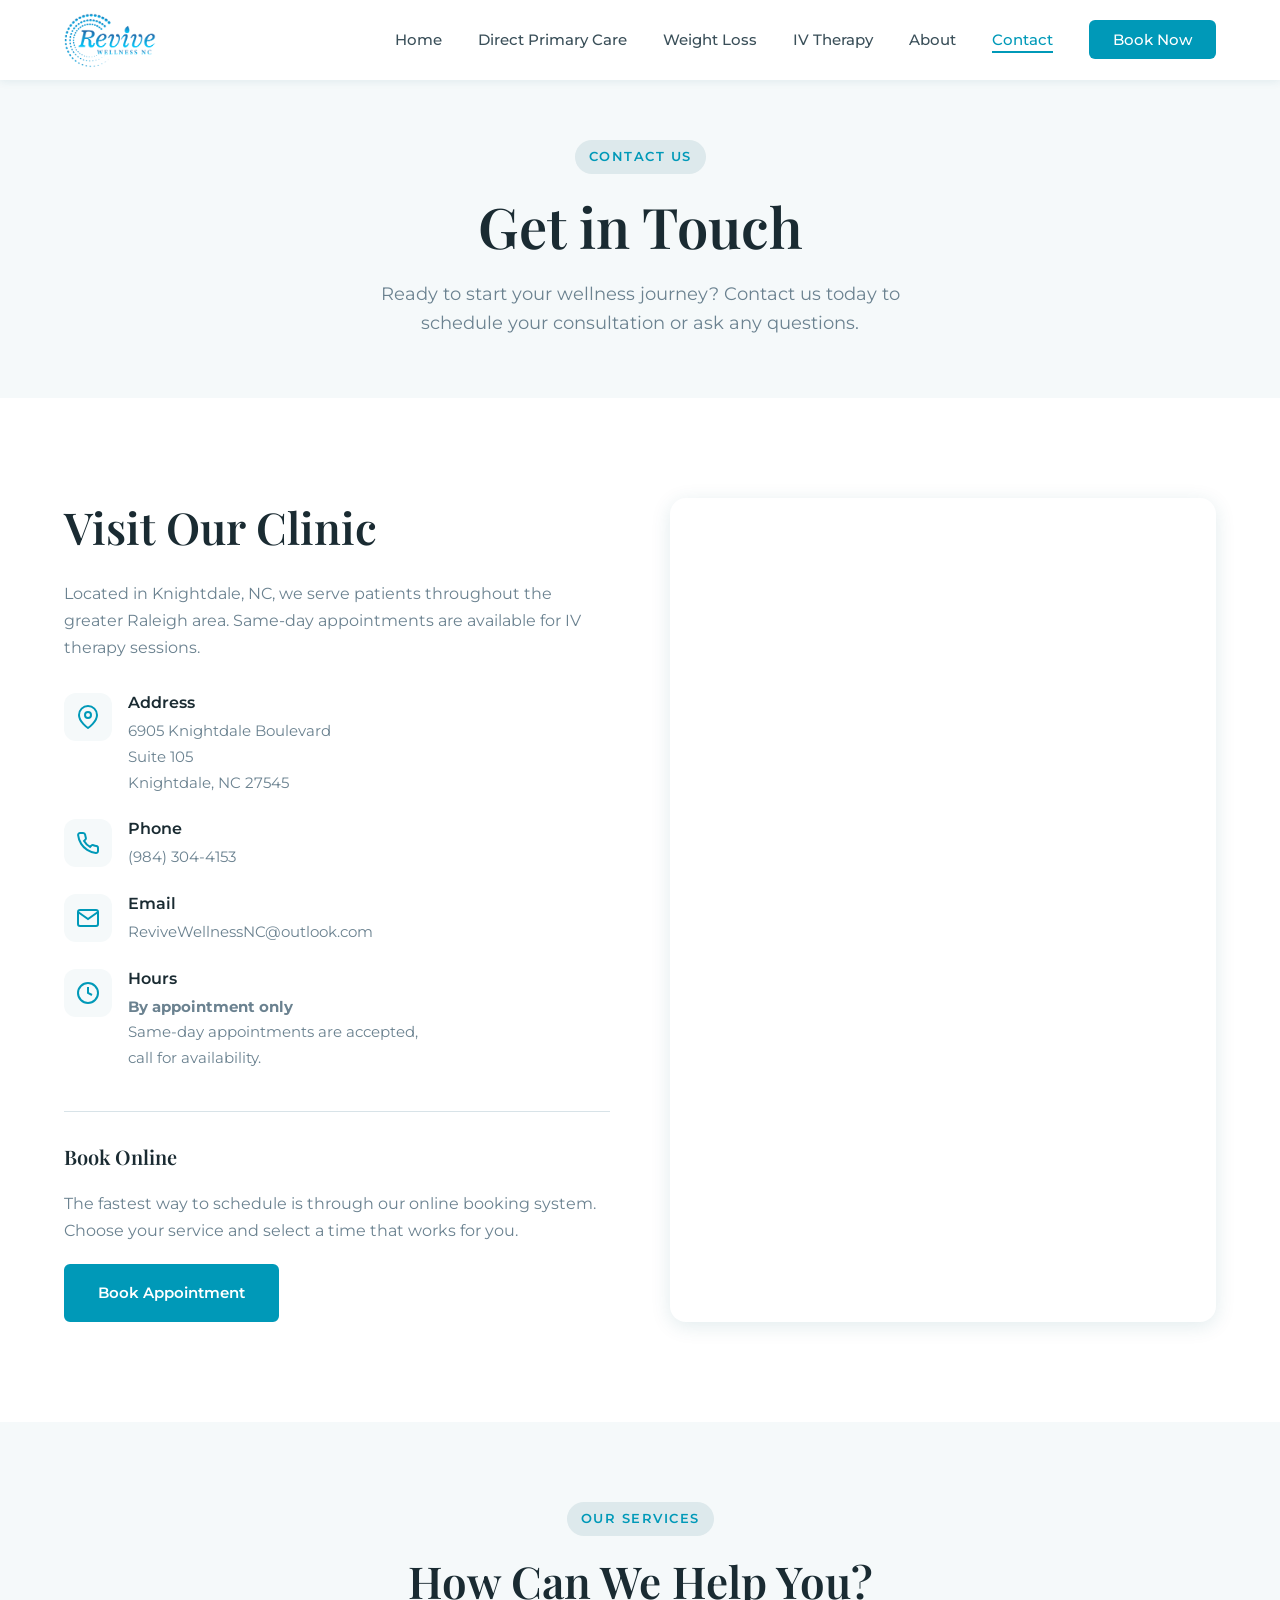
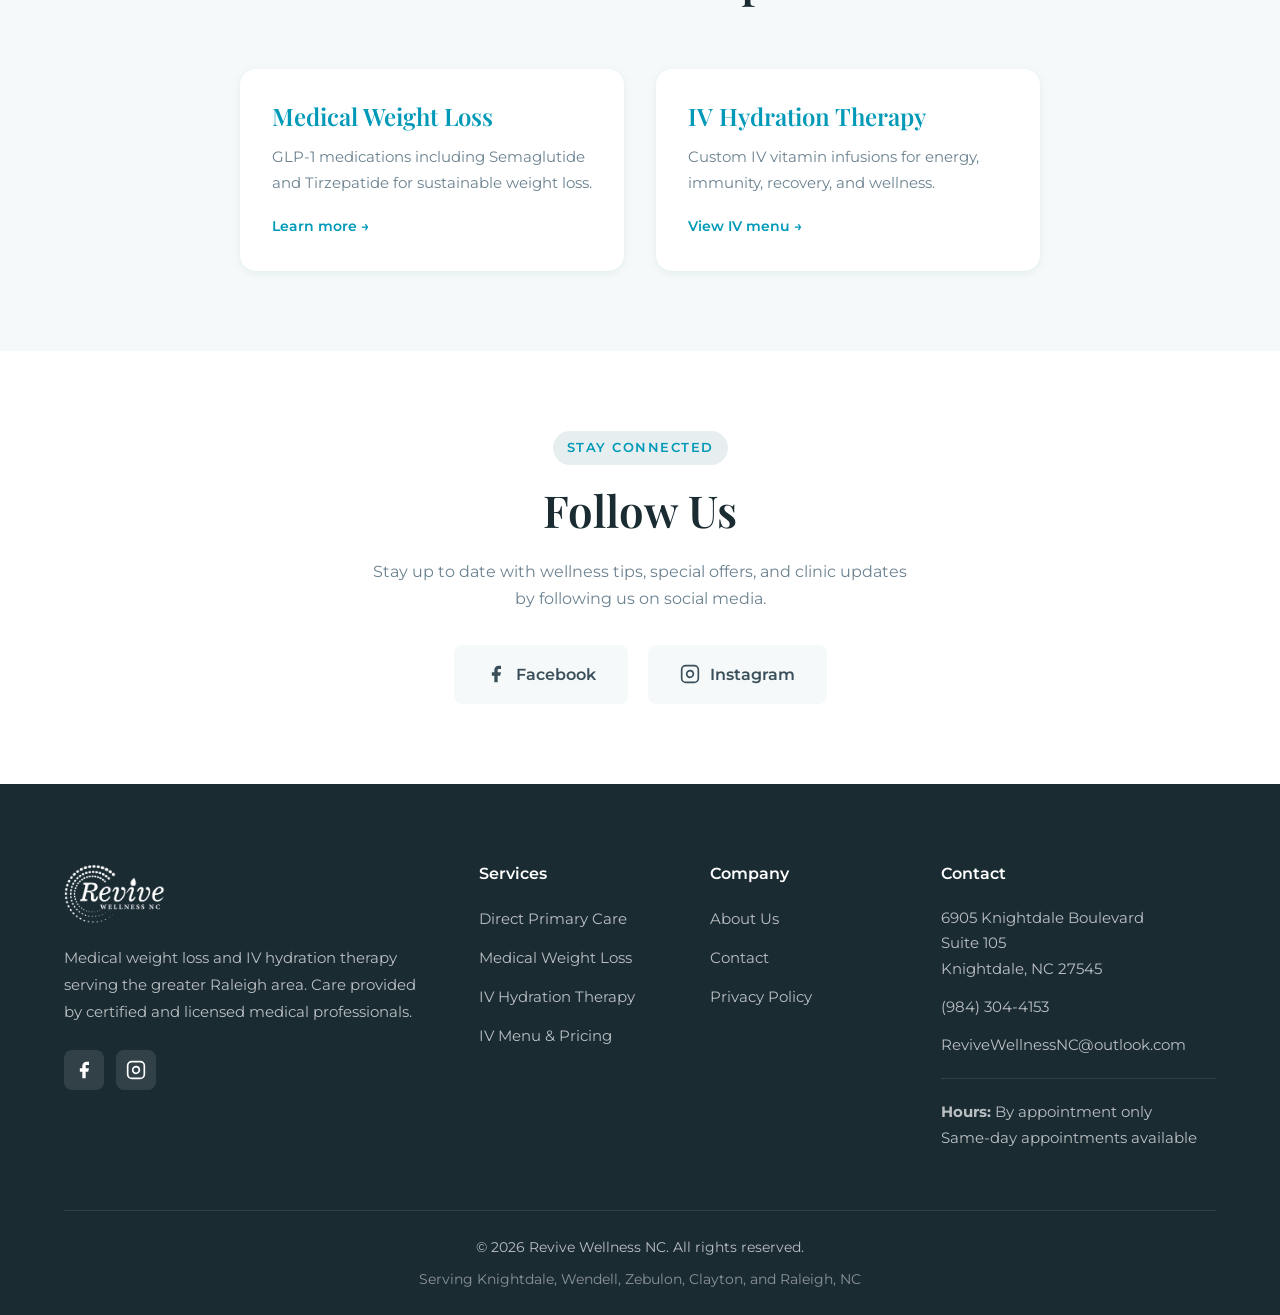
<file: revive-wellness-nc-with-direct-primary-care CHATGPT/revive-wellness-nc-main/contact.html>
<!DOCTYPE html>
<html lang="en">
<head>
    <meta charset="UTF-8">
    <meta name="viewport" content="width=device-width, initial-scale=1.0">
    <meta name="author" content="Revive Wellness NC">
    <meta name="robots" content="index, follow, max-snippet:-1, max-image-preview:large, max-video-preview:-1">
    <title>Contact Revive Wellness NC | Knightdale, NC</title>
    <meta name="description" content="Contact Revive Wellness NC in Knightdale, NC at (984) 304-4153, visit our clinic, or book an appointment online for medical weight loss and IV therapy.">
    <link rel="sitemap" type="application/xml" title="Sitemap" href="/sitemap.xml">
    <link rel="canonical" href="https://revivewellnessnc.com/contact">
    <meta name="robots" content="index, follow, max-snippet:-1, max-image-preview:large, max-video-preview:-1">
    <link rel="icon" type="image/png" href="/logo.png">
    <!-- Open Graph -->
    <meta property="og:type" content="website">
    <meta property="og:site_name" content="Revive Wellness NC">
    <meta property="og:title" content="Contact Revive Wellness NC | Knightdale, NC | (984) 304-4153">
    <meta property="og:description" content="Contact Revive Wellness NC at 6905 Knightdale Blvd, Suite 105, Knightdale, NC 27545. Call (984) 304-4153 or book online. Same-day IV therapy appointments available.">
    <meta property="og:url" content="https://revivewellnessnc.com/contact">
    <meta property="og:image" content="https://revivewellnessnc.com/images/clinic-room.jpg">
    <meta property="og:locale" content="en_US">
    <!-- Twitter Card -->
    <meta name="twitter:card" content="summary_large_image">
    <meta name="twitter:title" content="Contact Revive Wellness NC | Knightdale, NC | (984) 304-4153">
    <meta name="twitter:description" content="Contact Revive Wellness NC at 6905 Knightdale Blvd, Suite 105, Knightdale, NC 27545. Call (984) 304-4153 or book online. Same-day IV therapy appointments available.">
    <meta name="twitter:image" content="https://revivewellnessnc.com/images/clinic-room.jpg">
    <script type="application/ld+json">{
  "@context": "https://schema.org",
  "@type": [
    "MedicalClinic",
    "HealthAndBeautyBusiness"
  ],
  "name": "Revive Wellness NC",
  "url": "https://revivewellnessnc.com",
  "logo": "https://revivewellnessnc.com/logo.png",
  "image": "https://revivewellnessnc.com/images/clinic-room.jpg",
  "description": "Medical weight loss with compounded GLP-1 injections (Semaglutide & Tirzepatide) and IV hydration therapy in Knightdale, NC, serving the greater Raleigh area.",
  "telephone": "+19843044153",
  "email": "ReviveWellnessNC@outlook.com",
  "address": {
    "@type": "PostalAddress",
    "streetAddress": "6905 Knightdale Boulevard, Suite 105",
    "addressLocality": "Knightdale",
    "addressRegion": "NC",
    "postalCode": "27545",
    "addressCountry": "US"
  },
  "geo": {
    "@type": "GeoCoordinates",
    "latitude": 35.789,
    "longitude": -78.4977
  },
  "openingHoursSpecification": {
    "@type": "OpeningHoursSpecification",
    "description": "By appointment only. Same-day appointments available."
  },
  "priceRange": "$$",
  "currenciesAccepted": "USD",
  "paymentAccepted": "Cash, Credit Card",
  "sameAs": [
    "https://www.facebook.com/revivewellnessnc",
    "https://www.instagram.com/revivewellnessnc"
  ],
  "areaServed": [
    {
      "@type": "City",
      "name": "Knightdale",
      "sameAs": "https://en.wikipedia.org/wiki/Knightdale,_North_Carolina"
    },
    {
      "@type": "City",
      "name": "Wendell",
      "sameAs": "https://en.wikipedia.org/wiki/Wendell,_North_Carolina"
    },
    {
      "@type": "City",
      "name": "Zebulon",
      "sameAs": "https://en.wikipedia.org/wiki/Zebulon,_North_Carolina"
    },
    {
      "@type": "City",
      "name": "Clayton",
      "sameAs": "https://en.wikipedia.org/wiki/Clayton,_North_Carolina"
    },
    {
      "@type": "City",
      "name": "Raleigh",
      "sameAs": "https://en.wikipedia.org/wiki/Raleigh,_North_Carolina"
    },
    {
      "@type": "City",
      "name": "Wake Forest"
    },
    {
      "@type": "City",
      "name": "Garner"
    }
  ],
  "hasOfferCatalog": {
    "@type": "OfferCatalog",
    "name": "Wellness Services",
    "itemListElement": [
      {
        "@type": "Offer",
        "itemOffered": {
          "@type": "MedicalProcedure",
          "name": "Compounded Semaglutide Weight Loss Program",
          "description": "Monthly compounded Semaglutide GLP-1 injections for supervised medical weight loss",
          "procedureType": "https://schema.org/TherapeuticProcedure"
        },
        "price": "300",
        "priceCurrency": "USD"
      },
      {
        "@type": "Offer",
        "itemOffered": {
          "@type": "MedicalProcedure",
          "name": "Compounded Tirzepatide Weight Loss Program",
          "description": "Monthly compounded Tirzepatide GLP-1/GIP dual-agonist injections for supervised medical weight loss",
          "procedureType": "https://schema.org/TherapeuticProcedure"
        },
        "price": "350",
        "priceCurrency": "USD"
      },
      {
        "@type": "Offer",
        "itemOffered": {
          "@type": "MedicalProcedure",
          "name": "Myers Cocktail IV Therapy",
          "description": "IV vitamin infusion with Zinc, B-Complex, B12, Magnesium, and Vitamin C",
          "procedureType": "https://schema.org/TherapeuticProcedure"
        },
        "price": "160",
        "priceCurrency": "USD"
      }
    ]
  }
}</script>

    <link rel="preconnect" href="https://fonts.googleapis.com">
    <link rel="preconnect" href="https://fonts.gstatic.com" crossorigin>
    <link href="https://fonts.googleapis.com/css2?family=Montserrat:wght@300;400;500;600;700&family=Playfair+Display:wght@400;500;600;700&display=swap&display=swap" rel="stylesheet">
    <link rel="stylesheet" href="styles.css">
    <meta property="og:image:alt" content="Revive Wellness NC">
    <meta name="twitter:image:alt" content="Revive Wellness NC">
</head>
<body>
    <!-- Navigation -->
    <nav class="navbar">
        <div class="nav-container">
            <a href="index.html" class="logo">
                <img src="logo.png" alt="Revive Wellness NC" class="logo-img" width="1920" height="1146">
            </a>
            <button class="nav-toggle" type="button" aria-label="Toggle navigation" aria-expanded="false" aria-controls="primary-navigation">
                <span></span>
                <span></span>
                <span></span>
            </button>
            <ul class="nav-menu" id="primary-navigation">
                <li><a href="index.html">Home</a></li>
                <li><a href="direct-primary-care.html">Direct Primary Care</a></li>
                <li><a href="weight-loss.html">Weight Loss</a></li>
                <li><a href="iv-therapy.html">IV Therapy</a></li>
                <li><a href="about.html">About</a></li>
                <li><a href="contact.html" class="active">Contact</a></li>
                <li><a href="https://revivewellnessnc.hint.com/booking" class="btn-nav" target="_blank" rel="noopener noreferrer">Book Now</a></li>
            </ul>
        </div>
    </nav>

    <!-- Page Header -->
    <header class="page-header">
        <div class="container">
            <span class="section-badge">Contact Us</span>
            <h1>Get in Touch</h1>
            <p>Ready to start your wellness journey? Contact us today to schedule your consultation or ask any questions.</p>
        </div>
    </header>

    <!-- Contact Section -->
    <section class="contact-section">
        <div class="container">
            <div class="contact-grid">
                <div class="contact-info">
                    <h2>Visit Our Clinic</h2>
                    <p>Located in Knightdale, NC, we serve patients throughout the greater Raleigh area. Same-day appointments are available for IV therapy sessions.</p>

                    <div class="contact-details">
                        <div class="contact-item">
                            <div class="contact-item-icon">
                                <svg viewBox="0 0 24 24" fill="none" stroke="currentColor" stroke-width="2"><path d="M21 10c0 7-9 13-9 13s-9-6-9-13a9 9 0 0 1 18 0z"/><circle cx="12" cy="10" r="3"/></svg>
                            </div>
                            <div>
                                <h4>Address</h4>
                                <p>6905 Knightdale Boulevard<br>Suite 105<br>Knightdale, NC 27545</p>
                            </div>
                        </div>

                        <div class="contact-item">
                            <div class="contact-item-icon">
                                <svg viewBox="0 0 24 24" fill="none" stroke="currentColor" stroke-width="2"><path d="M22 16.92v3a2 2 0 0 1-2.18 2 19.79 19.79 0 0 1-8.63-3.07 19.5 19.5 0 0 1-6-6 19.79 19.79 0 0 1-3.07-8.67A2 2 0 0 1 4.11 2h3a2 2 0 0 1 2 1.72 12.84 12.84 0 0 0 .7 2.81 2 2 0 0 1-.45 2.11L8.09 9.91a16 16 0 0 0 6 6l1.27-1.27a2 2 0 0 1 2.11-.45 12.84 12.84 0 0 0 2.81.7A2 2 0 0 1 22 16.92z"/></svg>
                            </div>
                            <div>
                                <h4>Phone</h4>
                                <p><a href="tel:9843044153">(984) 304-4153</a></p>
                            </div>
                        </div>

                        <div class="contact-item">
                            <div class="contact-item-icon">
                                <svg viewBox="0 0 24 24" fill="none" stroke="currentColor" stroke-width="2"><path d="M4 4h16c1.1 0 2 .9 2 2v12c0 1.1-.9 2-2 2H4c-1.1 0-2-.9-2-2V6c0-1.1.9-2 2-2z"/><polyline points="22,6 12,13 2,6"/></svg>
                            </div>
                            <div>
                                <h4>Email</h4>
                                <p><a href="mailto:ReviveWellnessNC@outlook.com">ReviveWellnessNC@outlook.com</a></p>
                            </div>
                        </div>

                        <div class="contact-item">
                            <div class="contact-item-icon">
                                <svg viewBox="0 0 24 24" fill="none" stroke="currentColor" stroke-width="2"><circle cx="12" cy="12" r="10"/><polyline points="12 6 12 12 16 14"/></svg>
                            </div>
                            <div>
                                <h4>Hours</h4>
                                <p><strong>By appointment only</strong><br>Same-day appointments are accepted,<br>call for availability.</p>
                            </div>
                        </div>
                    </div>

                    <div style="margin-top: 40px; padding-top: 32px; border-top: 1px solid var(--border);">
                        <h3 style="margin-bottom: 20px; font-size: 1.25rem;">Book Online</h3>
                        <p style="color: var(--text-light); margin-bottom: 20px;">The fastest way to schedule is through our online booking system. Choose your service and select a time that works for you.</p>
                        <a href="https://revivewellnessnc.hint.com/booking" class="btn btn-primary" target="_blank" rel="noopener noreferrer">Book Appointment</a>
                    </div>
                </div>

                <div class="contact-map">
                    <iframe
                        src="https://www.google.com/maps/embed?pb=!1m18!1m12!1m3!1d3234.8997741231584!2d-78.49766892346765!3d35.78897467256766!2m3!1f0!2f0!3f0!3m2!1i1024!2i768!4f13.1!3m3!1m2!1s0x89ac5f3bd9d9f0f9%3A0x8c0e6f5c5c5c5c5c!2s6905%20Knightdale%20Blvd%20%23105%2C%20Knightdale%2C%20NC%2027545!5e0!3m2!1sen!2sus!4v1700000000000!5m2!1sen!2sus"
                        width="100%"
                        height="100%"
                        style="border:0; min-height: 500px;"
                        allowfullscreen=""
                        loading="lazy"
                        referrerpolicy="no-referrer-when-downgrade">
                    </iframe>
                </div>
            </div>
        </div>
    </section>

    <!-- Services Quick Links -->
    <section style="padding: 80px 0; background: var(--bg-light);">
        <div class="container">
            <div class="section-header">
                <span class="section-badge">Our Services</span>
                <h2>How Can We Help You?</h2>
            </div>

            <div style="display: grid; grid-template-columns: repeat(2, 1fr); gap: 32px; max-width: 800px; margin: 40px auto 0;">
                <a href="weight-loss.html" style="display: block; padding: 32px; background: var(--white); border-radius: 16px; text-decoration: none; transition: var(--transition); box-shadow: var(--shadow-sm);" onmouseover="this.style.transform='translateY(-4px)'; this.style.boxShadow='var(--shadow-md)';" onmouseout="this.style.transform='none'; this.style.boxShadow='var(--shadow-sm)';">
                    <h3 style="color: var(--primary); margin-bottom: 12px;">Medical Weight Loss</h3>
                    <p style="color: var(--text-light); margin-bottom: 16px; font-size: 0.95rem;">GLP-1 medications including Semaglutide and Tirzepatide for sustainable weight loss.</p>
                    <span style="color: var(--primary); font-weight: 600; font-size: 0.9rem;">Learn more &rarr;</span>
                </a>

                <a href="iv-therapy.html" style="display: block; padding: 32px; background: var(--white); border-radius: 16px; text-decoration: none; transition: var(--transition); box-shadow: var(--shadow-sm);" onmouseover="this.style.transform='translateY(-4px)'; this.style.boxShadow='var(--shadow-md)';" onmouseout="this.style.transform='none'; this.style.boxShadow='var(--shadow-sm)';">
                    <h3 style="color: var(--primary); margin-bottom: 12px;">IV Hydration Therapy</h3>
                    <p style="color: var(--text-light); margin-bottom: 16px; font-size: 0.95rem;">Custom IV vitamin infusions for energy, immunity, recovery, and wellness.</p>
                    <span style="color: var(--primary); font-weight: 600; font-size: 0.9rem;">View IV menu &rarr;</span>
                </a>
            </div>
        </div>
    </section>

    <!-- Follow Us -->
    <section style="padding: 80px 0;">
        <div class="container" style="text-align: center; max-width: 600px;">
            <span class="section-badge">Stay Connected</span>
            <h2 style="margin-bottom: 20px;">Follow Us</h2>
            <p style="color: var(--text-light); margin-bottom: 32px;">Stay up to date with wellness tips, special offers, and clinic updates by following us on social media.</p>

            <div style="display: flex; justify-content: center; gap: 20px;">
                <a href="https://www.facebook.com/revivewellnessnc" target="_blank" rel="noopener noreferrer" style="display: flex; align-items: center; gap: 10px; padding: 16px 32px; background: var(--bg-light); border-radius: 8px; color: var(--text); font-weight: 600; transition: var(--transition);" onmouseover="this.style.background='var(--primary)'; this.style.color='white';" onmouseout="this.style.background='var(--bg-light)'; this.style.color='var(--text)';">
                    <svg width="20" height="20" viewBox="0 0 24 24" fill="currentColor"><path d="M18 2h-3a5 5 0 0 0-5 5v3H7v4h3v8h4v-8h3l1-4h-4V7a1 1 0 0 1 1-1h3z"/></svg>
                    Facebook
                </a>
                <a href="https://www.instagram.com/revivewellnessnc" target="_blank" rel="noopener noreferrer" style="display: flex; align-items: center; gap: 10px; padding: 16px 32px; background: var(--bg-light); border-radius: 8px; color: var(--text); font-weight: 600; transition: var(--transition);" onmouseover="this.style.background='var(--primary)'; this.style.color='white';" onmouseout="this.style.background='var(--bg-light)'; this.style.color='var(--text)';">
                    <svg width="20" height="20" viewBox="0 0 24 24" fill="none" stroke="currentColor" stroke-width="2"><rect x="2" y="2" width="20" height="20" rx="5"/><path d="M16 11.37A4 4 0 1 1 12.63 8 4 4 0 0 1 16 11.37z"/><line x1="17.5" y1="6.5" x2="17.51" y2="6.5"/></svg>
                    Instagram
                </a>
            </div>
        </div>
    </section>

    <!-- Footer -->
    <footer class="footer">
        <div class="container">
            <div class="footer-grid">
                <div class="footer-brand">
                    <a href="index.html" class="logo">
                        <img src="logo.png" alt="Revive Wellness NC" class="logo-img" width="1920" height="1146">
                    </a>
                    <p>Medical weight loss and IV hydration therapy serving the greater Raleigh area. Care provided by certified and licensed medical professionals.</p>
                    <div class="footer-social">
                        <a href="https://www.facebook.com/revivewellnessnc" target="_blank" rel="noopener noreferrer" aria-label="Facebook">
                            <svg viewBox="0 0 24 24" fill="currentColor"><path d="M18 2h-3a5 5 0 0 0-5 5v3H7v4h3v8h4v-8h3l1-4h-4V7a1 1 0 0 1 1-1h3z"/></svg>
                        </a>
                        <a href="https://www.instagram.com/revivewellnessnc" target="_blank" rel="noopener noreferrer" aria-label="Instagram">
                            <svg viewBox="0 0 24 24" fill="none" stroke="currentColor" stroke-width="2"><rect x="2" y="2" width="20" height="20" rx="5"/><path d="M16 11.37A4 4 0 1 1 12.63 8 4 4 0 0 1 16 11.37z"/><line x1="17.5" y1="6.5" x2="17.51" y2="6.5"/></svg>
                        </a>
                    </div>
                </div>
                <div class="footer-links">
                    <h4>Services</h4>
                    <ul>
                        <li><a href="direct-primary-care.html">Direct Primary Care</a></li>
                        <li><a href="weight-loss.html">Medical Weight Loss</a></li>
                        <li><a href="iv-therapy.html">IV Hydration Therapy</a></li>
                        <li><a href="iv-therapy.html#menu">IV Menu & Pricing</a></li>
                    </ul>
                </div>
                <div class="footer-links">
                    <h4>Company</h4>
                    <ul>
                        <li><a href="about.html">About Us</a></li>
                        <li><a href="contact.html">Contact</a></li>
                        <li><a href="privacy.html">Privacy Policy</a></li>
                    </ul>
                </div>
                <div class="footer-contact">
                    <h4>Contact</h4>
                    <address>
                        <p>6905 Knightdale Boulevard<br>Suite 105<br>Knightdale, NC 27545</p>
                        <p><a href="tel:9843044153">(984) 304-4153</a></p>
                        <p><a href="mailto:ReviveWellnessNC@outlook.com">ReviveWellnessNC@outlook.com</a></p>
                    </address>
                    <p class="hours"><strong>Hours:</strong> By appointment only<br>Same-day appointments available</p>
                </div>
            </div>
            <div class="footer-bottom">
                <p>&copy; 2026 Revive Wellness NC. All rights reserved.</p>
                <p class="footer-areas">Serving Knightdale, Wendell, Zebulon, Clayton, and Raleigh, NC</p>
            </div>
        </div>
    </footer>

    <script src="main.js"></script>
</body>
</html>
</file>
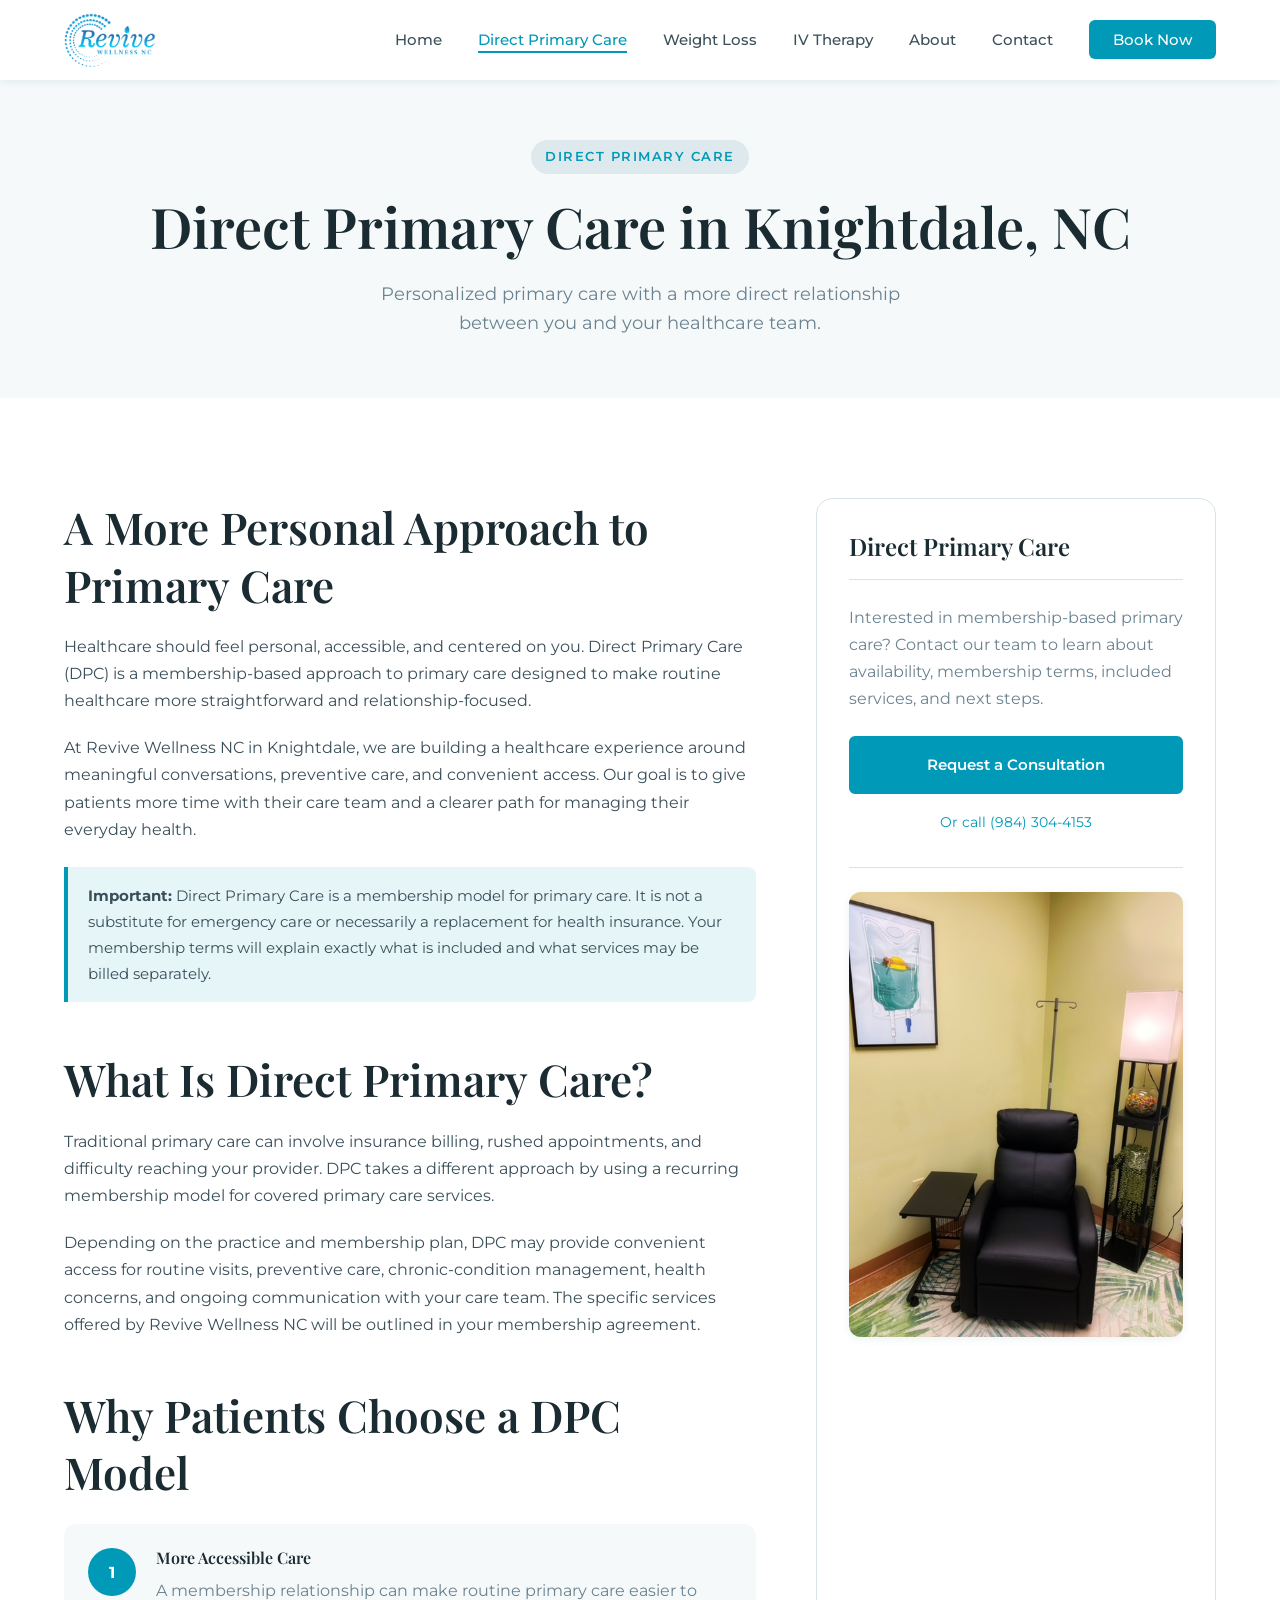
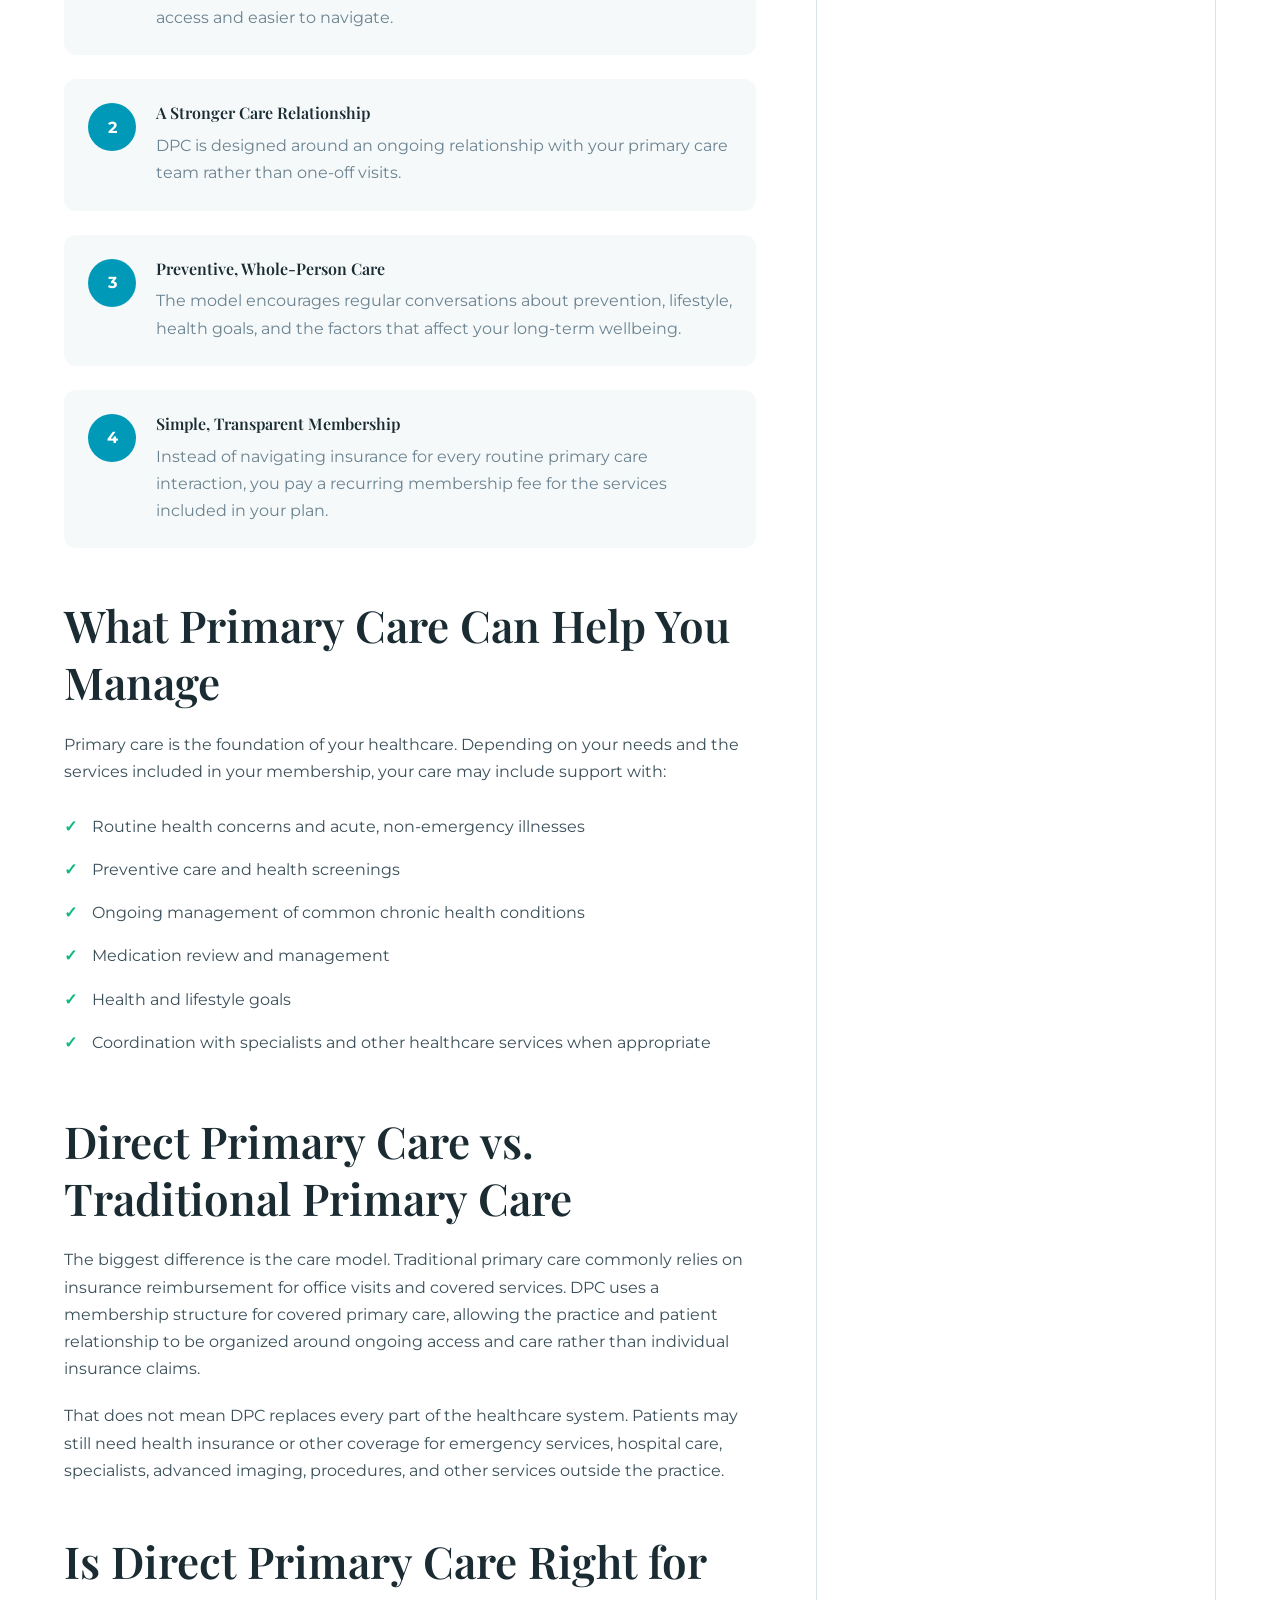
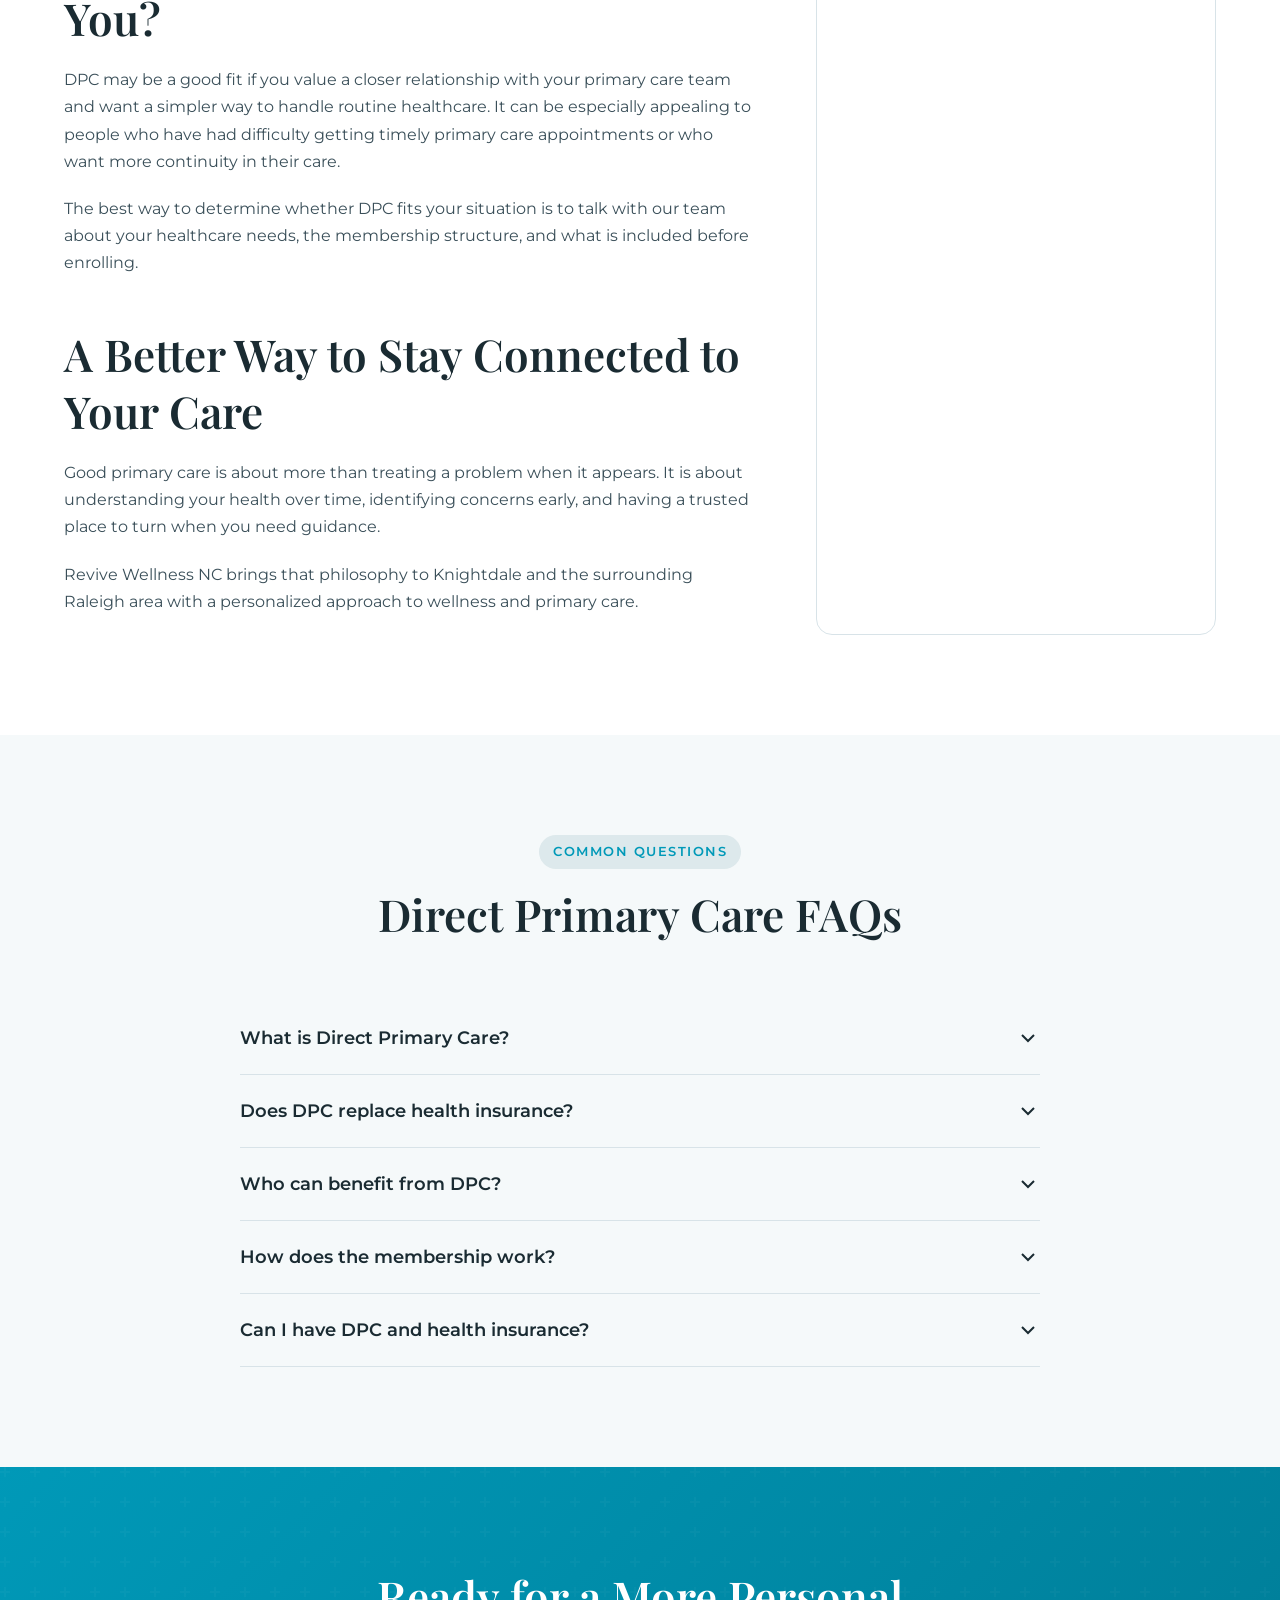
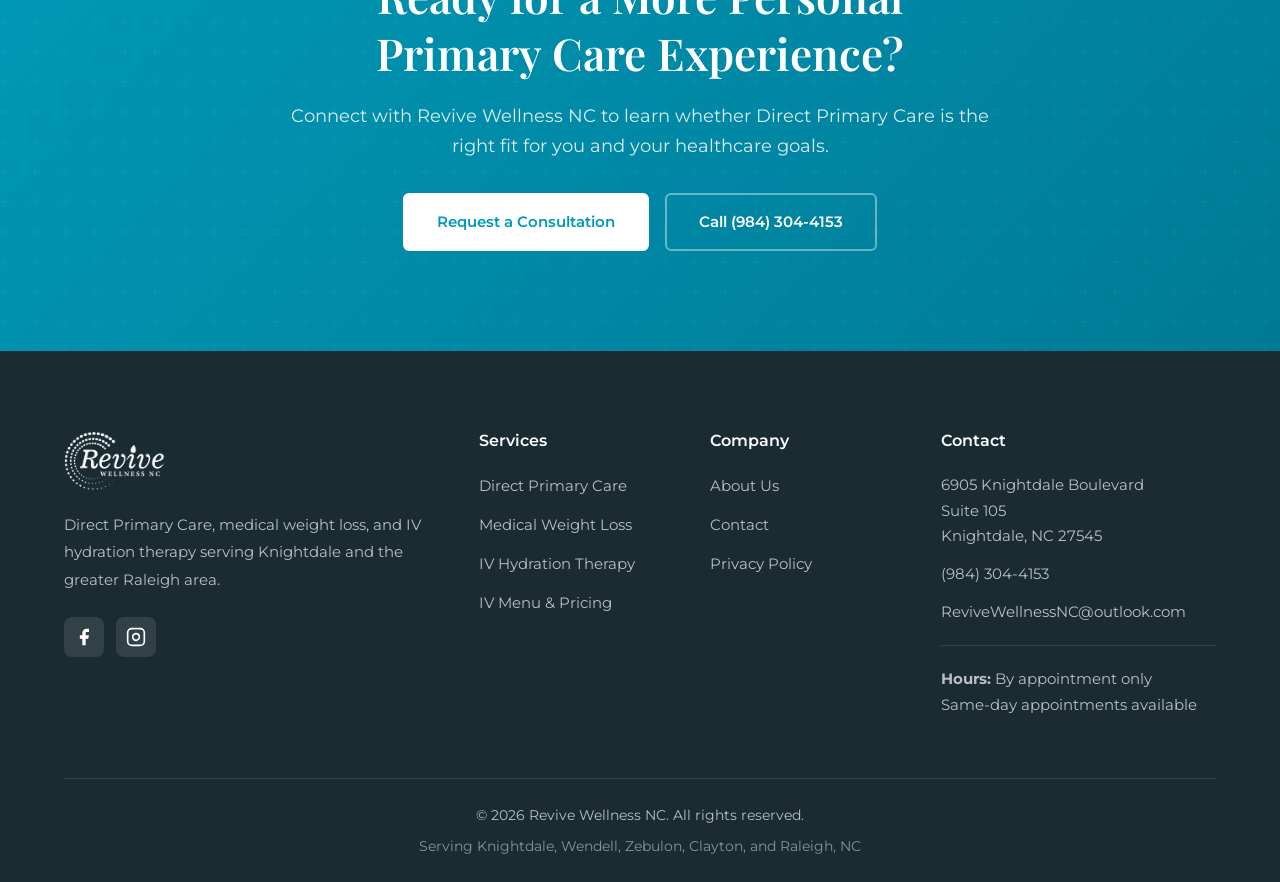
<file: revive-wellness-nc-with-direct-primary-care CHATGPT/revive-wellness-nc-main/direct-primary-care.html>
<!DOCTYPE html>
<html lang="en">
<head>
    <meta charset="UTF-8">
    <meta name="viewport" content="width=device-width, initial-scale=1.0">
    <meta name="author" content="Revive Wellness NC">
    <meta name="robots" content="index, follow, max-snippet:-1, max-image-preview:large, max-video-preview:-1">
    <title>Direct Primary Care in Knightdale, NC | Revive Wellness NC</title>
    <meta name="description" content="Direct Primary Care in Knightdale, NC with personalized, membership-based access to primary care. Learn how Revive Wellness NC can make routine healthcare simpler and more personal.">
    <link rel="sitemap" type="application/xml" title="Sitemap" href="/sitemap.xml">
    <link rel="canonical" href="https://revivewellnessnc.com/direct-primary-care">
    <link rel="icon" type="image/png" href="/logo.png">
    <meta property="og:type" content="website">
    <meta property="og:site_name" content="Revive Wellness NC">
    <meta property="og:title" content="Direct Primary Care in Knightdale, NC | Revive Wellness NC">
    <meta property="og:description" content="Personalized, membership-based primary care in Knightdale, NC. Learn about the Revive Wellness NC approach to accessible, relationship-focused primary care.">
    <meta property="og:url" content="https://revivewellnessnc.com/direct-primary-care">
    <meta property="og:image" content="https://revivewellnessnc.com/images/clinic-room.jpg">
    <meta property="og:image:alt" content="Revive Wellness NC clinic in Knightdale, North Carolina">
    <meta property="og:locale" content="en_US">
    <meta name="twitter:card" content="summary_large_image">
    <meta name="twitter:title" content="Direct Primary Care in Knightdale, NC | Revive Wellness NC">
    <meta name="twitter:description" content="Personalized, membership-based primary care in Knightdale, NC from Revive Wellness NC.">
    <meta name="twitter:image" content="https://revivewellnessnc.com/images/clinic-room.jpg">
    <meta name="twitter:image:alt" content="Revive Wellness NC clinic in Knightdale, North Carolina">

    <script type="application/ld+json">
    {
      "@context": "https://schema.org",
      "@type": "MedicalClinic",
      "name": "Revive Wellness NC",
      "url": "https://revivewellnessnc.com/direct-primary-care",
      "logo": "https://revivewellnessnc.com/logo.png",
      "image": "https://revivewellnessnc.com/images/clinic-room.jpg",
      "description": "Direct Primary Care and wellness services in Knightdale, NC, serving patients in the greater Raleigh area.",
      "telephone": "+19843044153",
      "email": "ReviveWellnessNC@outlook.com",
      "address": {
        "@type": "PostalAddress",
        "streetAddress": "6905 Knightdale Boulevard, Suite 105",
        "addressLocality": "Knightdale",
        "addressRegion": "NC",
        "postalCode": "27545",
        "addressCountry": "US"
      },
      "areaServed": ["Knightdale", "Wendell", "Zebulon", "Raleigh"]
    }
    </script>
    <script type="application/ld+json">
    {
      "@context": "https://schema.org",
      "@type": "FAQPage",
      "mainEntity": [
        {
          "@type": "Question",
          "name": "What is Direct Primary Care?",
          "acceptedAnswer": {
            "@type": "Answer",
            "text": "Direct Primary Care, or DPC, is a membership-based model that gives patients a more direct relationship with their primary care practice. Instead of relying on insurance for every routine primary care interaction, patients typically pay a recurring membership fee for access to covered primary care services. Exact services and membership terms vary by practice."
          }
        },
        {
          "@type": "Question",
          "name": "Does Direct Primary Care replace health insurance?",
          "acceptedAnswer": {
            "@type": "Answer",
            "text": "No. A Direct Primary Care membership generally does not replace health insurance. Patients may still want health insurance or other coverage for emergencies, hospitalization, specialty care, advanced imaging, and other services outside the DPC practice."
          }
        },
        {
          "@type": "Question",
          "name": "Who can benefit from Direct Primary Care?",
          "acceptedAnswer": {
            "@type": "Answer",
            "text": "DPC may be a good fit for adults and families who want a more accessible primary care relationship, easier communication with their care team, and a simpler way to manage routine healthcare. A consultation can help determine whether the model fits your needs."
          }
        },
        {
          "@type": "Question",
          "name": "How does a Direct Primary Care membership work?",
          "acceptedAnswer": {
            "@type": "Answer",
            "text": "Patients enroll in a recurring membership plan and receive the primary care services included in that plan. Before enrolling, Revive Wellness NC can explain membership terms, included services, scheduling, communication, and any services that may carry additional charges."
          }
        },
        {
          "@type": "Question",
          "name": "Can I use Direct Primary Care with my insurance?",
          "acceptedAnswer": {
            "@type": "Answer",
            "text": "DPC and health insurance serve different purposes. A patient may maintain health insurance for services outside the DPC practice while using the DPC membership for covered primary care. Patients should review their insurance plan and the DPC practice's membership agreement to understand how the two work together."
          }
        }
      ]
    }
    </script>

    <link rel="preconnect" href="https://fonts.googleapis.com">
    <link rel="preconnect" href="https://fonts.gstatic.com" crossorigin>
    <link href="https://fonts.googleapis.com/css2?family=Montserrat:wght@300;400;500;600;700&family=Playfair+Display:wght@400;500;600;700&display=swap" rel="stylesheet">
    <link rel="stylesheet" href="styles.css">
</head>
<body>
    <nav class="navbar">
        <div class="nav-container">
            <a href="index.html" class="logo">
                <img src="logo.png" alt="Revive Wellness NC" class="logo-img" width="1920" height="1146">
            </a>
            <button class="nav-toggle" type="button" aria-label="Toggle navigation" aria-expanded="false" aria-controls="primary-navigation">
                <span></span><span></span><span></span>
            </button>
            <ul class="nav-menu" id="primary-navigation">
                <li><a href="index.html">Home</a></li>
                <li><a href="direct-primary-care.html" class="active">Direct Primary Care</a></li>
                <li><a href="weight-loss.html">Weight Loss</a></li>
                <li><a href="iv-therapy.html">IV Therapy</a></li>
                <li><a href="about.html">About</a></li>
                <li><a href="contact.html">Contact</a></li>
                <li><a href="https://revivewellnessnc.hint.com/booking" class="btn-nav" target="_blank" rel="noopener noreferrer">Book Now</a></li>
            </ul>
        </div>
    </nav>

    <header class="page-header">
        <div class="container">
            <span class="section-badge">Direct Primary Care</span>
            <h1>Direct Primary Care in Knightdale, NC</h1>
            <p>Personalized primary care with a more direct relationship between you and your healthcare team.</p>
        </div>
    </header>

    <section class="service-detail">
        <div class="container">
            <div class="service-content">
                <h2>A More Personal Approach to Primary Care</h2>
                <p>Healthcare should feel personal, accessible, and centered on you. Direct Primary Care (DPC) is a membership-based approach to primary care designed to make routine healthcare more straightforward and relationship-focused.</p>
                <p>At Revive Wellness NC in Knightdale, we are building a healthcare experience around meaningful conversations, preventive care, and convenient access. Our goal is to give patients more time with their care team and a clearer path for managing their everyday health.</p>

                <div style="background: rgba(0, 153, 184, 0.1); border-left: 4px solid var(--primary); padding: 16px 20px; border-radius: 0 8px 8px 0; margin: 24px 0;">
                    <p style="margin: 0; font-size: 0.95rem;"><strong>Important:</strong> Direct Primary Care is a membership model for primary care. It is not a substitute for emergency care or necessarily a replacement for health insurance. Your membership terms will explain exactly what is included and what services may be billed separately.</p>
                </div>

                <h2 style="margin-top: 48px;">What Is Direct Primary Care?</h2>
                <p>Traditional primary care can involve insurance billing, rushed appointments, and difficulty reaching your provider. DPC takes a different approach by using a recurring membership model for covered primary care services.</p>
                <p>Depending on the practice and membership plan, DPC may provide convenient access for routine visits, preventive care, chronic-condition management, health concerns, and ongoing communication with your care team. The specific services offered by Revive Wellness NC will be outlined in your membership agreement.</p>

                <h2 style="margin-top: 48px;">Why Patients Choose a DPC Model</h2>
                <div class="program-steps" style="margin-top: 24px;">
                    <div class="program-step" style="display:flex; gap:20px; margin-bottom:24px; padding:24px; background:var(--bg-light); border-radius:12px;">
                        <div style="flex-shrink:0; width:48px; height:48px; background:var(--primary); color:white; border-radius:50%; display:flex; align-items:center; justify-content:center; font-weight:700;">1</div>
                        <div><h4 style="margin-bottom:8px;">More Accessible Care</h4><p style="margin:0; color:var(--text-light);">A membership relationship can make routine primary care easier to access and easier to navigate.</p></div>
                    </div>
                    <div class="program-step" style="display:flex; gap:20px; margin-bottom:24px; padding:24px; background:var(--bg-light); border-radius:12px;">
                        <div style="flex-shrink:0; width:48px; height:48px; background:var(--primary); color:white; border-radius:50%; display:flex; align-items:center; justify-content:center; font-weight:700;">2</div>
                        <div><h4 style="margin-bottom:8px;">A Stronger Care Relationship</h4><p style="margin:0; color:var(--text-light);">DPC is designed around an ongoing relationship with your primary care team rather than one-off visits.</p></div>
                    </div>
                    <div class="program-step" style="display:flex; gap:20px; margin-bottom:24px; padding:24px; background:var(--bg-light); border-radius:12px;">
                        <div style="flex-shrink:0; width:48px; height:48px; background:var(--primary); color:white; border-radius:50%; display:flex; align-items:center; justify-content:center; font-weight:700;">3</div>
                        <div><h4 style="margin-bottom:8px;">Preventive, Whole-Person Care</h4><p style="margin:0; color:var(--text-light);">The model encourages regular conversations about prevention, lifestyle, health goals, and the factors that affect your long-term wellbeing.</p></div>
                    </div>
                    <div class="program-step" style="display:flex; gap:20px; margin-bottom:24px; padding:24px; background:var(--bg-light); border-radius:12px;">
                        <div style="flex-shrink:0; width:48px; height:48px; background:var(--primary); color:white; border-radius:50%; display:flex; align-items:center; justify-content:center; font-weight:700;">4</div>
                        <div><h4 style="margin-bottom:8px;">Simple, Transparent Membership</h4><p style="margin:0; color:var(--text-light);">Instead of navigating insurance for every routine primary care interaction, you pay a recurring membership fee for the services included in your plan.</p></div>
                    </div>
                </div>

                <h2 style="margin-top:48px;">What Primary Care Can Help You Manage</h2>
                <p>Primary care is the foundation of your healthcare. Depending on your needs and the services included in your membership, your care may include support with:</p>
                <ul>
                    <li>Routine health concerns and acute, non-emergency illnesses</li>
                    <li>Preventive care and health screenings</li>
                    <li>Ongoing management of common chronic health conditions</li>
                    <li>Medication review and management</li>
                    <li>Health and lifestyle goals</li>
                    <li>Coordination with specialists and other healthcare services when appropriate</li>
                </ul>

                <h2 style="margin-top:48px;">Direct Primary Care vs. Traditional Primary Care</h2>
                <p>The biggest difference is the care model. Traditional primary care commonly relies on insurance reimbursement for office visits and covered services. DPC uses a membership structure for covered primary care, allowing the practice and patient relationship to be organized around ongoing access and care rather than individual insurance claims.</p>
                <p>That does not mean DPC replaces every part of the healthcare system. Patients may still need health insurance or other coverage for emergency services, hospital care, specialists, advanced imaging, procedures, and other services outside the practice.</p>

                <h2 style="margin-top:48px;">Is Direct Primary Care Right for You?</h2>
                <p>DPC may be a good fit if you value a closer relationship with your primary care team and want a simpler way to handle routine healthcare. It can be especially appealing to people who have had difficulty getting timely primary care appointments or who want more continuity in their care.</p>
                <p>The best way to determine whether DPC fits your situation is to talk with our team about your healthcare needs, the membership structure, and what is included before enrolling.</p>

                <h2 style="margin-top:48px;">A Better Way to Stay Connected to Your Care</h2>
                <p>Good primary care is about more than treating a problem when it appears. It is about understanding your health over time, identifying concerns early, and having a trusted place to turn when you need guidance.</p>
                <p>Revive Wellness NC brings that philosophy to Knightdale and the surrounding Raleigh area with a personalized approach to wellness and primary care.</p>
            </div>

            <aside class="pricing-card">
                <h3>Direct Primary Care</h3>
                <p style="color:var(--text-light);">Interested in membership-based primary care? Contact our team to learn about availability, membership terms, included services, and next steps.</p>
                <a href="https://revivewellnessnc.hint.com/booking" class="btn btn-primary" target="_blank" rel="noopener noreferrer">Request a Consultation</a>
                <p style="text-align:center; margin-top:16px; font-size:0.9rem;"><a href="tel:9843044153">Or call (984) 304-4153</a></p>
                <div style="margin-top:32px; padding-top:24px; border-top:1px solid var(--border);">
                    <img loading="lazy" src="images/clinic-room.jpg" alt="Revive Wellness NC primary care clinic in Knightdale, NC" style="width:100%; border-radius:12px; box-shadow:var(--shadow-sm);" width="1200" height="800">
                </div>
            </aside>
        </div>
    </section>

    <section class="faq-section" style="background:var(--bg-light);">
        <div class="container">
            <div class="section-header">
                <span class="section-badge">Common Questions</span>
                <h2>Direct Primary Care FAQs</h2>
            </div>
            <div class="faq-list">
                <div class="faq-item"><button class="faq-question">What is Direct Primary Care?<svg viewBox="0 0 24 24" fill="none" stroke="currentColor" stroke-width="2"><path d="M6 9l6 6 6-6"/></svg></button><div class="faq-answer"><p>Direct Primary Care, or DPC, is a membership-based model that gives patients a more direct relationship with their primary care practice. Patients typically pay a recurring membership fee for covered primary care services. Exact services and membership terms vary by practice.</p></div></div>
                <div class="faq-item"><button class="faq-question">Does DPC replace health insurance?<svg viewBox="0 0 24 24" fill="none" stroke="currentColor" stroke-width="2"><path d="M6 9l6 6 6-6"/></svg></button><div class="faq-answer"><p>No. A DPC membership generally does not replace health insurance. Patients may still want coverage for emergencies, hospitalization, specialty care, advanced imaging, and other services outside the DPC practice.</p></div></div>
                <div class="faq-item"><button class="faq-question">Who can benefit from DPC?<svg viewBox="0 0 24 24" fill="none" stroke="currentColor" stroke-width="2"><path d="M6 9l6 6 6-6"/></svg></button><div class="faq-answer"><p>DPC may be a good fit for people who want a more accessible primary care relationship, easier communication with their care team, and a simpler way to manage routine healthcare. A consultation can help determine whether the model fits your needs.</p></div></div>
                <div class="faq-item"><button class="faq-question">How does the membership work?<svg viewBox="0 0 24 24" fill="none" stroke="currentColor" stroke-width="2"><path d="M6 9l6 6 6-6"/></svg></button><div class="faq-answer"><p>Patients enroll in a recurring membership plan and receive the primary care services included in that plan. Before enrolling, our team can explain membership terms, included services, scheduling, communication, and any services that may carry additional charges.</p></div></div>
                <div class="faq-item"><button class="faq-question">Can I have DPC and health insurance?<svg viewBox="0 0 24 24" fill="none" stroke="currentColor" stroke-width="2"><path d="M6 9l6 6 6-6"/></svg></button><div class="faq-answer"><p>Yes, DPC and health insurance serve different purposes. Patients may maintain health insurance for services outside the DPC practice while using their membership for covered primary care. Review your insurance plan and the DPC membership agreement to understand how they work together.</p></div></div>
            </div>
        </div>
    </section>

    <section class="cta-section">
        <div class="container">
            <div class="cta-content">
                <h2>Ready for a More Personal Primary Care Experience?</h2>
                <p>Connect with Revive Wellness NC to learn whether Direct Primary Care is the right fit for you and your healthcare goals.</p>
                <div class="cta-buttons">
                    <a href="https://revivewellnessnc.hint.com/booking" class="btn btn-white" target="_blank" rel="noopener noreferrer">Request a Consultation</a>
                    <a href="tel:9843044153" class="btn btn-outline-white">Call (984) 304-4153</a>
                </div>
            </div>
        </div>
    </section>

    <footer class="footer">
        <div class="container">
            <div class="footer-grid">
                <div class="footer-brand">
                    <a href="index.html" class="logo"><img src="logo.png" alt="Revive Wellness NC" class="logo-img" width="1920" height="1146"></a>
                    <p>Direct Primary Care, medical weight loss, and IV hydration therapy serving Knightdale and the greater Raleigh area.</p>
                    <div class="footer-social">
                        <a href="https://www.facebook.com/revivewellnessnc" target="_blank" rel="noopener noreferrer" aria-label="Facebook"><svg viewBox="0 0 24 24" fill="currentColor"><path d="M18 2h-3a5 5 0 0 0-5 5v3H7v4h3v8h4v-8h3l1-4h-4V7a1 1 0 0 1 1-1h3z"/></svg></a>
                        <a href="https://www.instagram.com/revivewellnessnc" target="_blank" rel="noopener noreferrer" aria-label="Instagram"><svg viewBox="0 0 24 24" fill="none" stroke="currentColor" stroke-width="2"><rect x="2" y="2" width="20" height="20" rx="5"/><path d="M16 11.37A4 4 0 1 1 12.63 8 4 4 0 0 1 16 11.37z"/><line x1="17.5" y1="6.5" x2="17.51" y2="6.5"/></svg></a>
                    </div>
                </div>
                <div class="footer-links"><h4>Services</h4><ul><li><a href="direct-primary-care.html">Direct Primary Care</a></li><li><a href="weight-loss.html">Medical Weight Loss</a></li><li><a href="iv-therapy.html">IV Hydration Therapy</a></li><li><a href="iv-therapy.html#menu">IV Menu & Pricing</a></li></ul></div>
                <div class="footer-links"><h4>Company</h4><ul><li><a href="about.html">About Us</a></li><li><a href="contact.html">Contact</a></li><li><a href="privacy.html">Privacy Policy</a></li></ul></div>
                <div class="footer-contact"><h4>Contact</h4><address><p>6905 Knightdale Boulevard<br>Suite 105<br>Knightdale, NC 27545</p><p><a href="tel:9843044153">(984) 304-4153</a></p><p><a href="mailto:ReviveWellnessNC@outlook.com">ReviveWellnessNC@outlook.com</a></p></address><p class="hours"><strong>Hours:</strong> By appointment only<br>Same-day appointments available</p></div>
            </div>
            <div class="footer-bottom"><p>&copy; 2026 Revive Wellness NC. All rights reserved.</p><p class="footer-areas">Serving Knightdale, Wendell, Zebulon, Clayton, and Raleigh, NC</p></div>
        </div>
    </footer>
    <script src="main.js"></script>
</body>
</html>
</file>
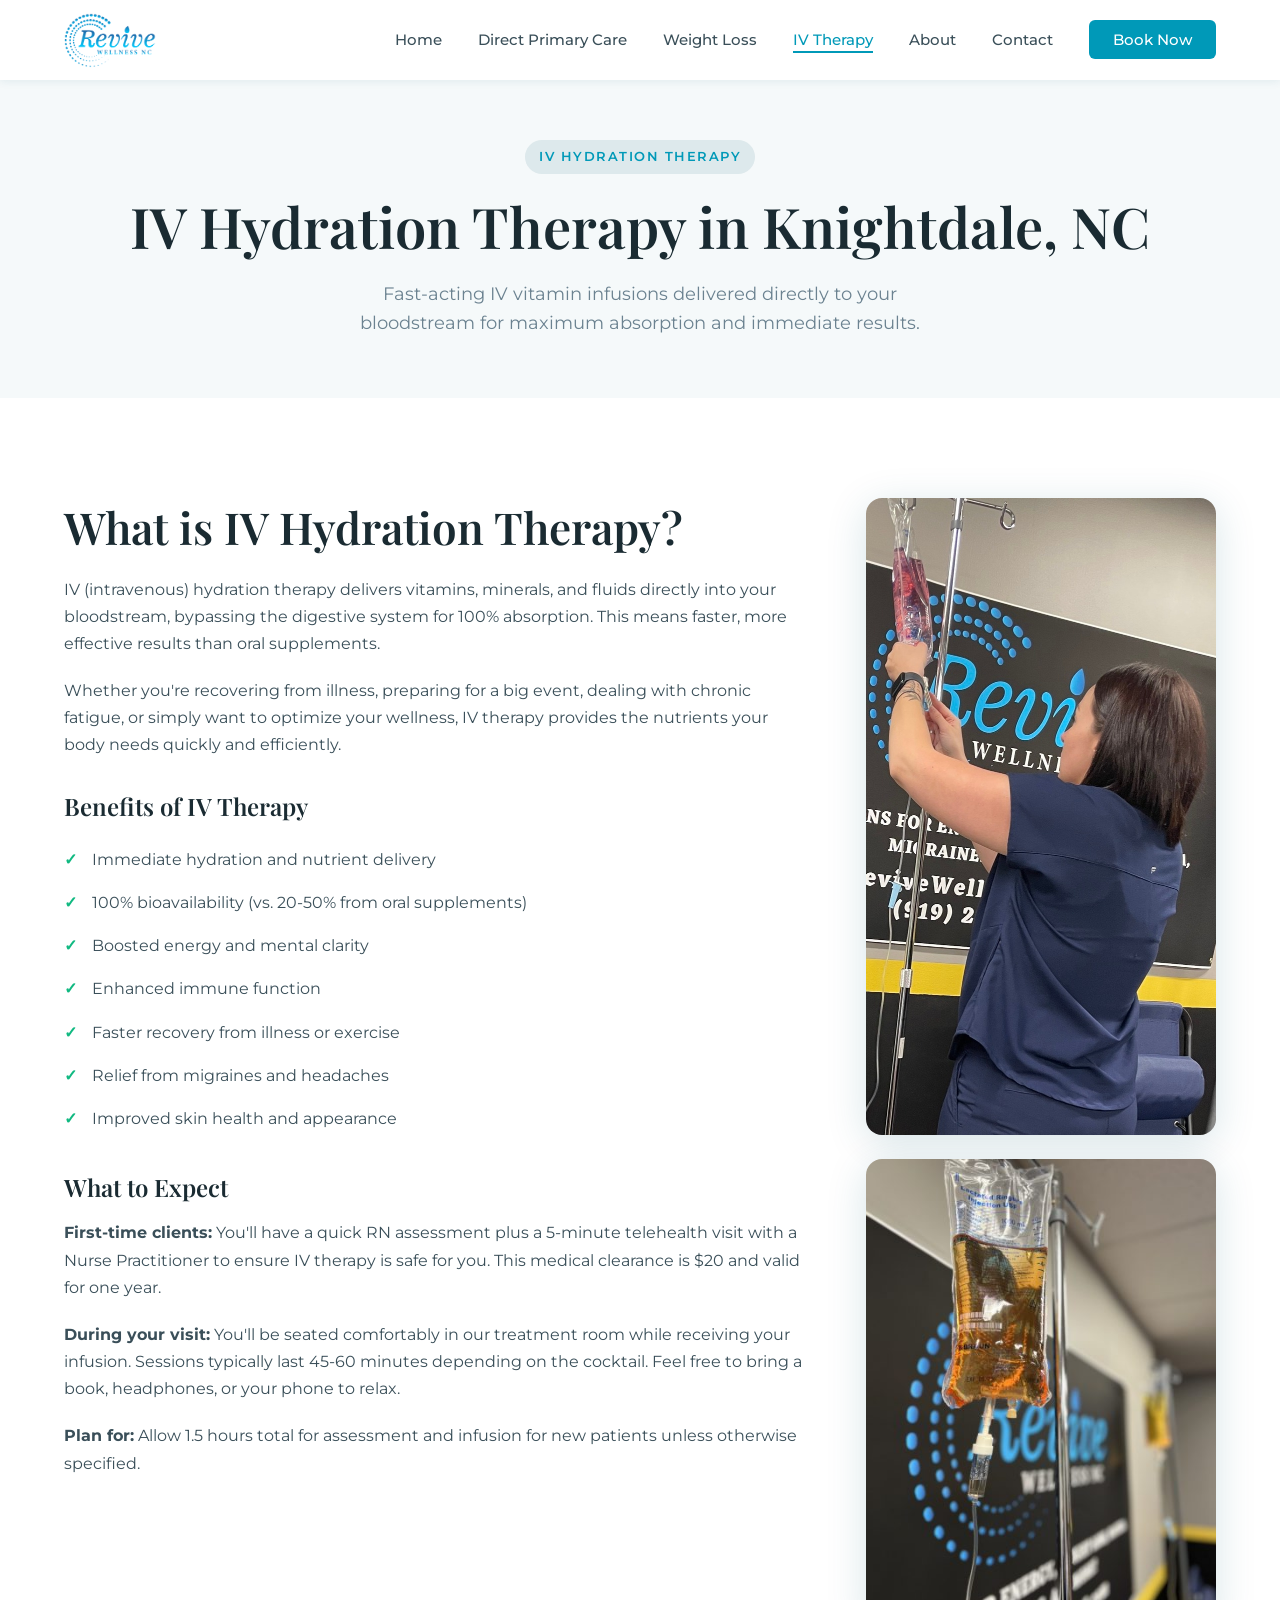
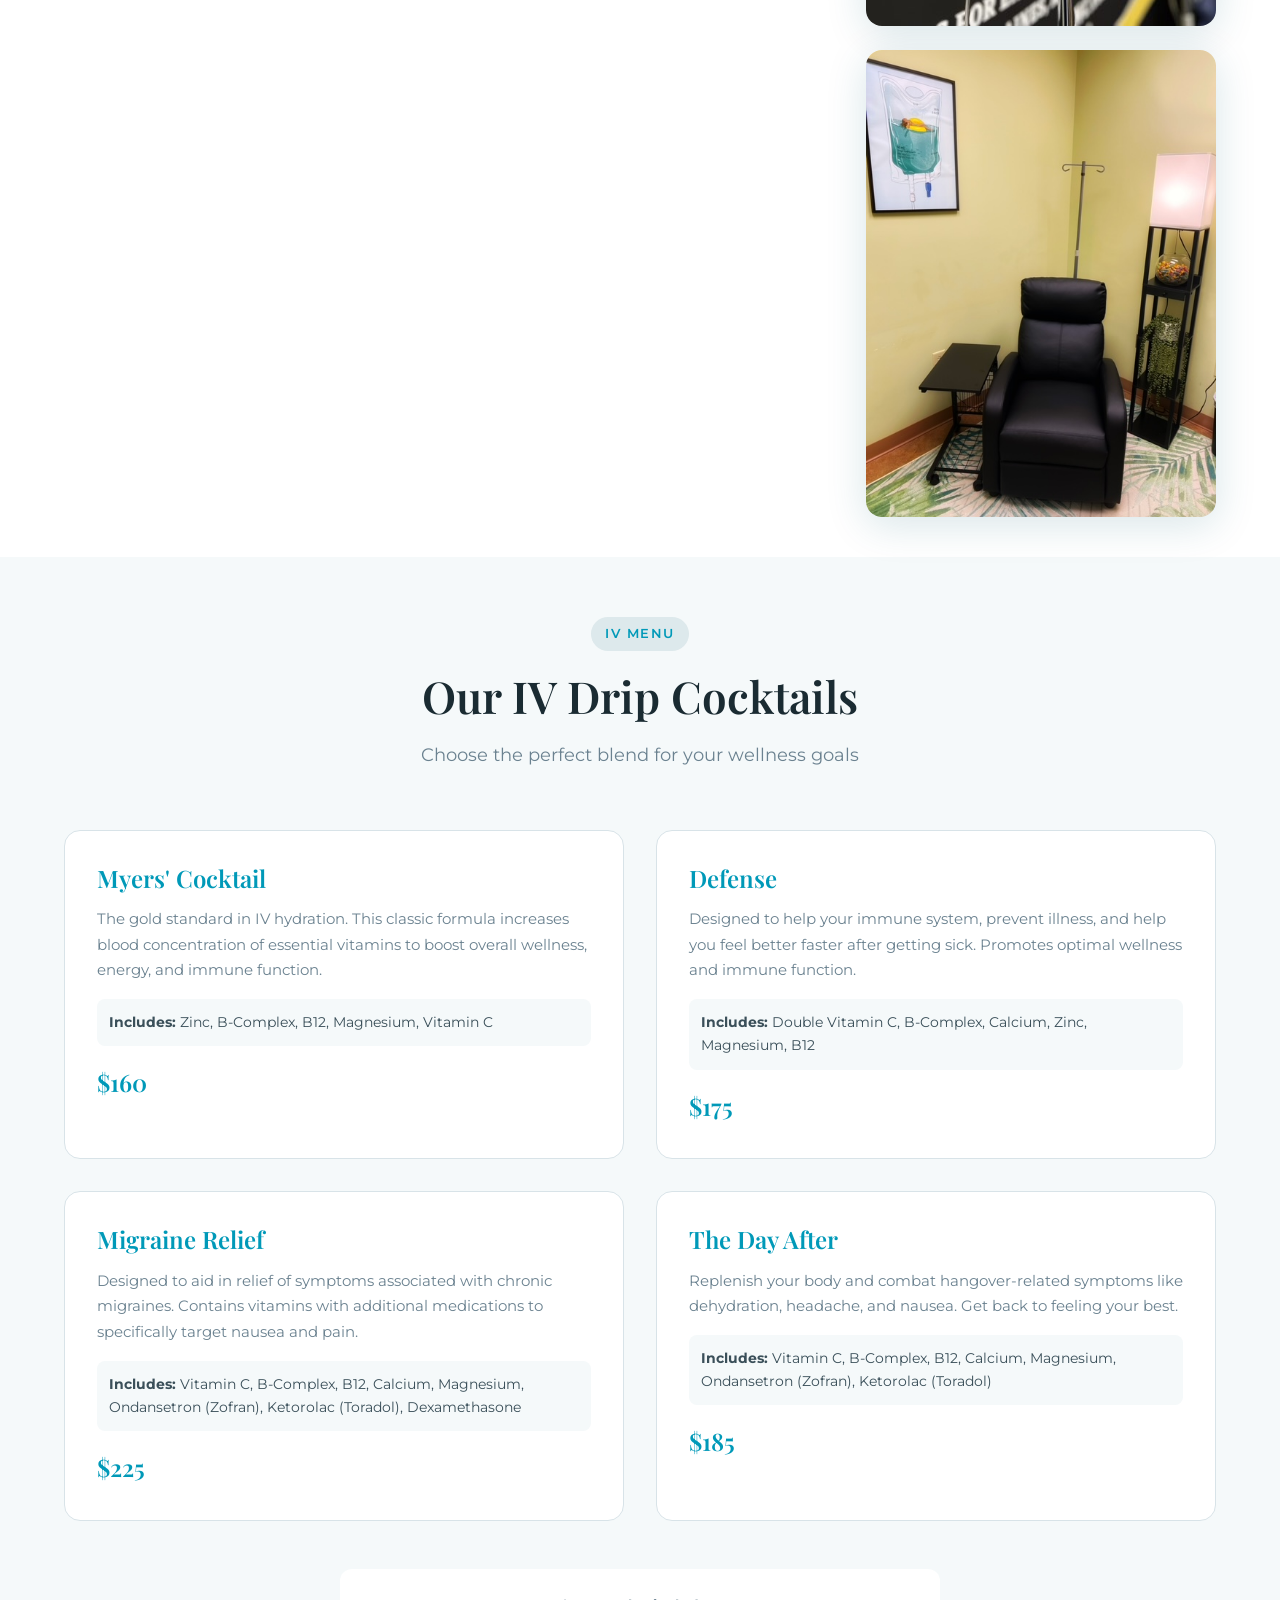
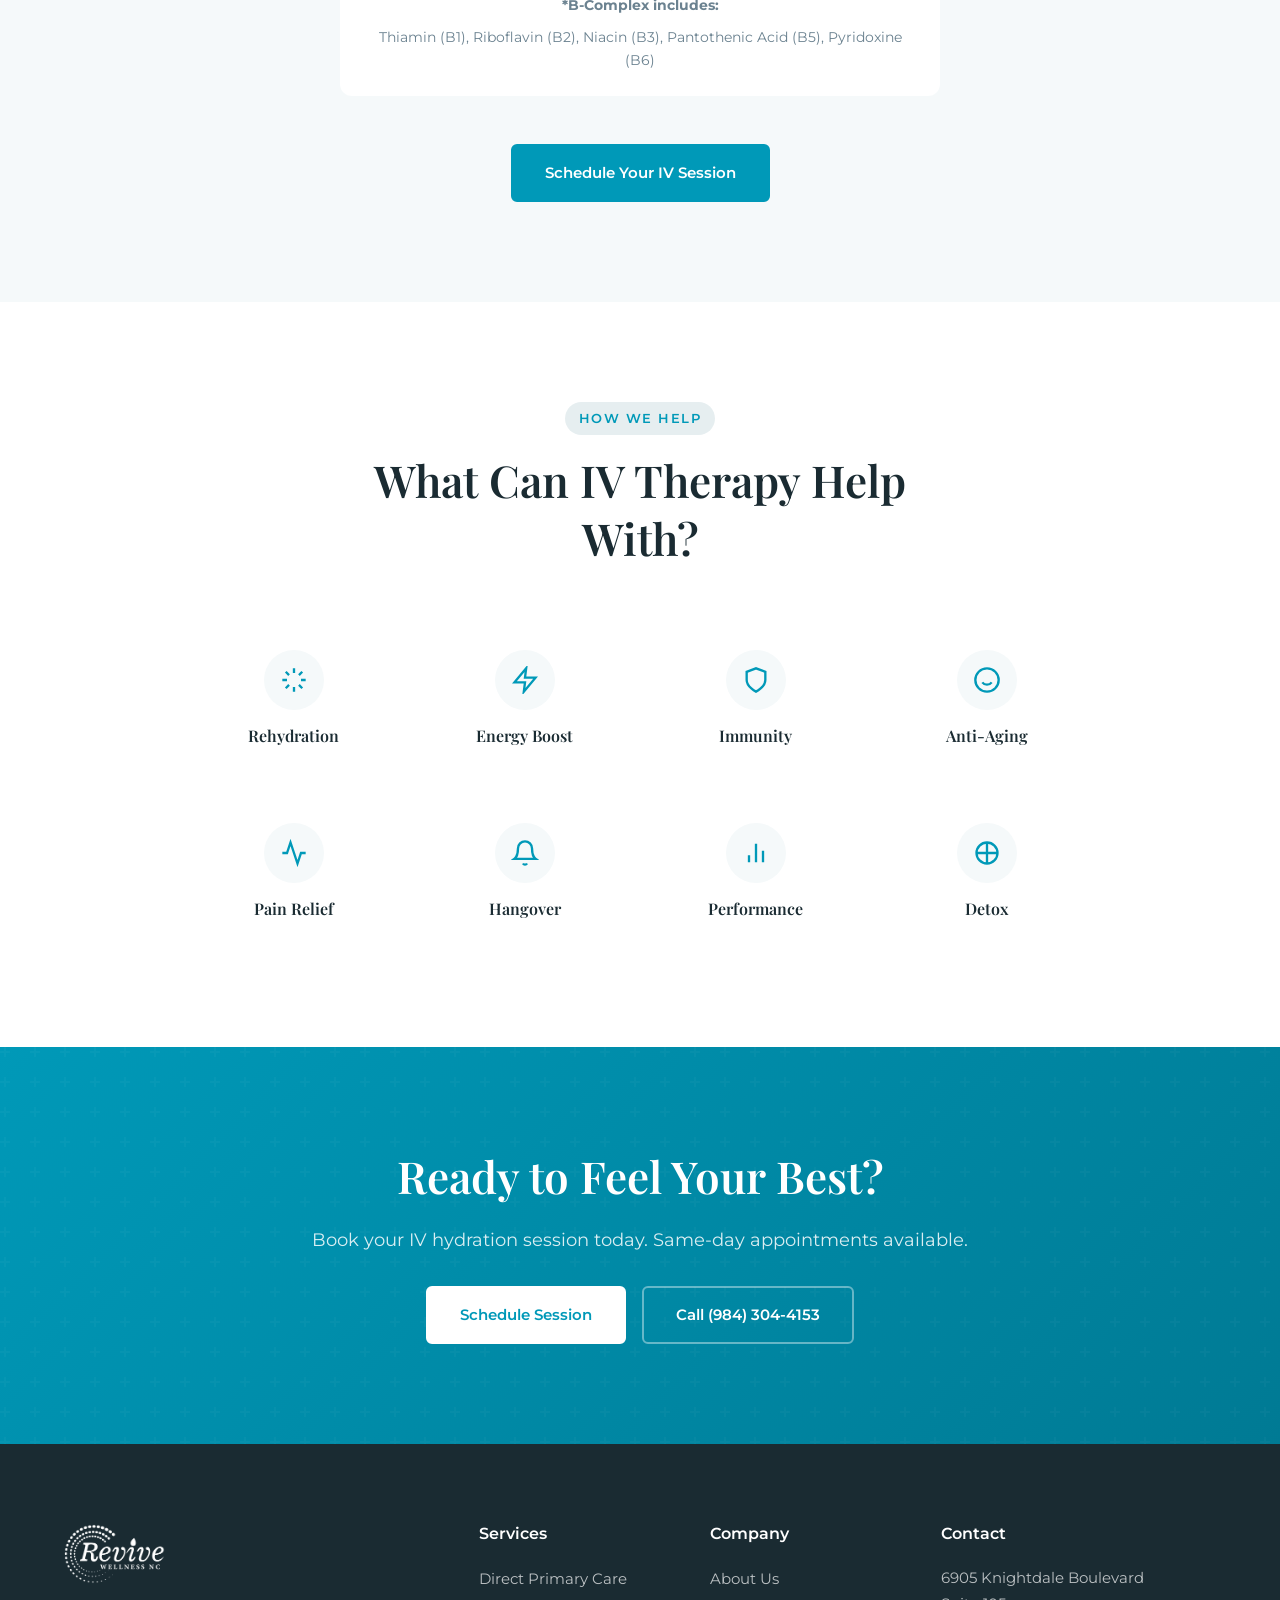
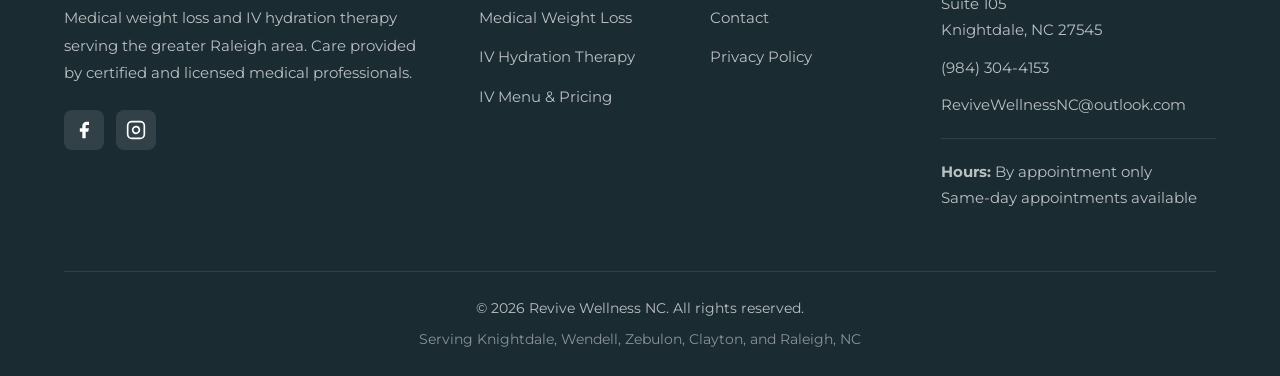
<file: revive-wellness-nc-with-direct-primary-care CHATGPT/revive-wellness-nc-main/iv-therapy.html>
<!DOCTYPE html>
<html lang="en">
<head>
    <meta charset="UTF-8">
    <meta name="viewport" content="width=device-width, initial-scale=1.0">
    <meta name="author" content="Revive Wellness NC">
    <meta name="robots" content="index, follow, max-snippet:-1, max-image-preview:large, max-video-preview:-1">
    <title>IV Hydration Therapy in Knightdale, NC | Revive Wellness NC</title>
    <meta name="description" content="IV hydration and vitamin infusions in Knightdale, NC, including Myers' Cocktail and other wellness-focused options. Appointments available at Revive Wellness NC.">
    <link rel="sitemap" type="application/xml" title="Sitemap" href="/sitemap.xml">
    <link rel="canonical" href="https://revivewellnessnc.com/iv-therapy">
    <meta name="robots" content="index, follow, max-snippet:-1, max-image-preview:large, max-video-preview:-1">
    <link rel="icon" type="image/png" href="/logo.png">
    <!-- Open Graph -->
    <meta property="og:type" content="website">
    <meta property="og:site_name" content="Revive Wellness NC">
    <meta property="og:title" content="IV Hydration Therapy Knightdale NC | Myers Cocktail & Vitamin Infusions | Revive Wellness NC">
    <meta property="og:description" content="IV hydration therapy and vitamin infusions in Knightdale, NC. Myers' Cocktail, immune defense, migraine relief, and hangover recovery starting at $160. Same-day appointments available.">
    <meta property="og:url" content="https://revivewellnessnc.com/iv-therapy">
    <meta property="og:image" content="https://revivewellnessnc.com/images/iv-treatment.jpg">
    <meta property="og:locale" content="en_US">
    <!-- Twitter Card -->
    <meta name="twitter:card" content="summary_large_image">
    <meta name="twitter:title" content="IV Hydration Therapy Knightdale NC | Myers Cocktail & Vitamin Infusions | Revive Wellness NC">
    <meta name="twitter:description" content="IV hydration therapy and vitamin infusions in Knightdale, NC. Myers' Cocktail, immune defense, migraine relief, and hangover recovery starting at $160. Same-day appointments available.">
    <meta name="twitter:image" content="https://revivewellnessnc.com/images/iv-treatment.jpg">
    <script type="application/ld+json">{
  "@context": "https://schema.org",
  "@type": [
    "MedicalClinic",
    "HealthAndBeautyBusiness"
  ],
  "name": "Revive Wellness NC",
  "url": "https://revivewellnessnc.com",
  "logo": "https://revivewellnessnc.com/logo.png",
  "image": "https://revivewellnessnc.com/images/clinic-room.jpg",
  "description": "Medical weight loss with compounded GLP-1 injections (Semaglutide & Tirzepatide) and IV hydration therapy in Knightdale, NC, serving the greater Raleigh area.",
  "telephone": "+19843044153",
  "email": "ReviveWellnessNC@outlook.com",
  "address": {
    "@type": "PostalAddress",
    "streetAddress": "6905 Knightdale Boulevard, Suite 105",
    "addressLocality": "Knightdale",
    "addressRegion": "NC",
    "postalCode": "27545",
    "addressCountry": "US"
  },
  "geo": {
    "@type": "GeoCoordinates",
    "latitude": 35.789,
    "longitude": -78.4977
  },
  "openingHoursSpecification": {
    "@type": "OpeningHoursSpecification",
    "description": "By appointment only. Same-day appointments available."
  },
  "priceRange": "$$",
  "currenciesAccepted": "USD",
  "paymentAccepted": "Cash, Credit Card",
  "sameAs": [
    "https://www.facebook.com/revivewellnessnc",
    "https://www.instagram.com/revivewellnessnc"
  ],
  "areaServed": [
    {
      "@type": "City",
      "name": "Knightdale",
      "sameAs": "https://en.wikipedia.org/wiki/Knightdale,_North_Carolina"
    },
    {
      "@type": "City",
      "name": "Wendell",
      "sameAs": "https://en.wikipedia.org/wiki/Wendell,_North_Carolina"
    },
    {
      "@type": "City",
      "name": "Zebulon",
      "sameAs": "https://en.wikipedia.org/wiki/Zebulon,_North_Carolina"
    },
    {
      "@type": "City",
      "name": "Clayton",
      "sameAs": "https://en.wikipedia.org/wiki/Clayton,_North_Carolina"
    },
    {
      "@type": "City",
      "name": "Raleigh",
      "sameAs": "https://en.wikipedia.org/wiki/Raleigh,_North_Carolina"
    },
    {
      "@type": "City",
      "name": "Wake Forest"
    },
    {
      "@type": "City",
      "name": "Garner"
    }
  ],
  "hasOfferCatalog": {
    "@type": "OfferCatalog",
    "name": "Wellness Services",
    "itemListElement": [
      {
        "@type": "Offer",
        "itemOffered": {
          "@type": "MedicalProcedure",
          "name": "Compounded Semaglutide Weight Loss Program",
          "description": "Monthly compounded Semaglutide GLP-1 injections for supervised medical weight loss",
          "procedureType": "https://schema.org/TherapeuticProcedure"
        },
        "price": "300",
        "priceCurrency": "USD"
      },
      {
        "@type": "Offer",
        "itemOffered": {
          "@type": "MedicalProcedure",
          "name": "Compounded Tirzepatide Weight Loss Program",
          "description": "Monthly compounded Tirzepatide GLP-1/GIP dual-agonist injections for supervised medical weight loss",
          "procedureType": "https://schema.org/TherapeuticProcedure"
        },
        "price": "350",
        "priceCurrency": "USD"
      },
      {
        "@type": "Offer",
        "itemOffered": {
          "@type": "MedicalProcedure",
          "name": "Myers Cocktail IV Therapy",
          "description": "IV vitamin infusion with Zinc, B-Complex, B12, Magnesium, and Vitamin C",
          "procedureType": "https://schema.org/TherapeuticProcedure"
        },
        "price": "160",
        "priceCurrency": "USD"
      }
    ]
  }
}</script>

    <link rel="preconnect" href="https://fonts.googleapis.com">
    <link rel="preconnect" href="https://fonts.gstatic.com" crossorigin>
    <link href="https://fonts.googleapis.com/css2?family=Montserrat:wght@300;400;500;600;700&family=Playfair+Display:wght@400;500;600;700&display=swap&display=swap" rel="stylesheet">
    <link rel="stylesheet" href="styles.css">
    <meta property="og:image:alt" content="Revive Wellness NC">
    <meta name="twitter:image:alt" content="Revive Wellness NC">
</head>
<body>
    <!-- Navigation -->
    <nav class="navbar">
        <div class="nav-container">
            <a href="index.html" class="logo">
                <img src="logo.png" alt="Revive Wellness NC" class="logo-img" width="1920" height="1146">
            </a>
            <button class="nav-toggle" type="button" aria-label="Toggle navigation" aria-expanded="false" aria-controls="primary-navigation">
                <span></span>
                <span></span>
                <span></span>
            </button>
            <ul class="nav-menu" id="primary-navigation">
                <li><a href="index.html">Home</a></li>
                <li><a href="direct-primary-care.html">Direct Primary Care</a></li>
                <li><a href="weight-loss.html">Weight Loss</a></li>
                <li><a href="iv-therapy.html" class="active">IV Therapy</a></li>
                <li><a href="about.html">About</a></li>
                <li><a href="contact.html">Contact</a></li>
                <li><a href="https://revivewellnessnc.hint.com/signup/consultationnew-patient-sign-up" class="btn-nav" target="_blank" rel="noopener noreferrer">Book Now</a></li>
            </ul>
        </div>
    </nav>

    <!-- Page Header -->
    <header class="page-header">
        <div class="container">
            <span class="section-badge">IV Hydration Therapy</span>
            <h1>IV Hydration Therapy in Knightdale, NC</h1>
            <p>Fast-acting IV vitamin infusions delivered directly to your bloodstream for maximum absorption and immediate results.</p>
        </div>
    </header>

    <!-- About IV Therapy -->
    <section class="service-detail" style="padding-bottom: 40px;">
        <div class="container" style="display: grid; grid-template-columns: 1fr 350px; gap: 60px; align-items: start;">
            <div class="service-content">
                <h2>What is IV Hydration Therapy?</h2>
                <p>IV (intravenous) hydration therapy delivers vitamins, minerals, and fluids directly into your bloodstream, bypassing the digestive system for 100% absorption. This means faster, more effective results than oral supplements.</p>

                <p>Whether you're recovering from illness, preparing for a big event, dealing with chronic fatigue, or simply want to optimize your wellness, IV therapy provides the nutrients your body needs quickly and efficiently.</p>

                <h3 style="margin-top: 32px; margin-bottom: 16px;">Benefits of IV Therapy</h3>
                <ul>
                    <li>Immediate hydration and nutrient delivery</li>
                    <li>100% bioavailability (vs. 20-50% from oral supplements)</li>
                    <li>Boosted energy and mental clarity</li>
                    <li>Enhanced immune function</li>
                    <li>Faster recovery from illness or exercise</li>
                    <li>Relief from migraines and headaches</li>
                    <li>Improved skin health and appearance</li>
                </ul>

                <h3 style="margin-top: 32px; margin-bottom: 16px;">What to Expect</h3>
                <p><strong>First-time clients:</strong> You'll have a quick RN assessment plus a 5-minute telehealth visit with a Nurse Practitioner to ensure IV therapy is safe for you. This medical clearance is $20 and valid for one year.</p>

                <p><strong>During your visit:</strong> You'll be seated comfortably in our treatment room while receiving your infusion. Sessions typically last 45-60 minutes depending on the cocktail. Feel free to bring a book, headphones, or your phone to relax.</p>

                <p><strong>Plan for:</strong> Allow 1.5 hours total for assessment and infusion for new patients unless otherwise specified.</p>
            </div>
            <div style="position: sticky; top: 100px;">
                <img fetchpriority="high" src="images/iv-treatment.jpg" alt="Lyndsay administering IV therapy to a patient" style="width: 100%; border-radius: 16px; box-shadow: var(--shadow-lg);" width="700" height="1273">
                <img loading="lazy" src="images/iv-bag.jpg" alt="IV hydration therapy bag" style="width: 100%; border-radius: 16px; box-shadow: var(--shadow-lg); margin-top: 24px;" width="400" height="534">
                <img loading="lazy" src="images/clinic-room.jpg" alt="Revive Wellness NC treatment room" style="width: 100%; border-radius: 16px; box-shadow: var(--shadow-lg); margin-top: 24px;" width="480" height="640">
            </div>
        </div>
    </section>

    <!-- IV Menu -->
    <section id="menu" style="padding: 60px 0 100px; background: var(--bg-light);">
        <div class="container">
            <div class="section-header">
                <span class="section-badge">IV Menu</span>
                <h2>Our IV Drip Cocktails</h2>
                <p>Choose the perfect blend for your wellness goals</p>
            </div>

            <div class="iv-menu-grid">
                <div class="iv-card">
                    <h3>Myers' Cocktail</h3>
                    <p>The gold standard in IV hydration. This classic formula increases blood concentration of essential vitamins to boost overall wellness, energy, and immune function.</p>
                    <div class="ingredients">
                        <strong>Includes:</strong> Zinc, B-Complex, B12, Magnesium, Vitamin C
                    </div>
                    <div class="iv-price">$160</div>
                </div>

                <div class="iv-card">
                    <h3>Defense</h3>
                    <p>Designed to help your immune system, prevent illness, and help you feel better faster after getting sick. Promotes optimal wellness and immune function.</p>
                    <div class="ingredients">
                        <strong>Includes:</strong> Double Vitamin C, B-Complex, Calcium, Zinc, Magnesium, B12
                    </div>
                    <div class="iv-price">$175</div>
                </div>

                <div class="iv-card">
                    <h3>Migraine Relief</h3>
                    <p>Designed to aid in relief of symptoms associated with chronic migraines. Contains vitamins with additional medications to specifically target nausea and pain.</p>
                    <div class="ingredients">
                        <strong>Includes:</strong> Vitamin C, B-Complex, B12, Calcium, Magnesium, Ondansetron (Zofran), Ketorolac (Toradol), Dexamethasone
                    </div>
                    <div class="iv-price">$225</div>
                </div>

                <div class="iv-card">
                    <h3>The Day After</h3>
                    <p>Replenish your body and combat hangover-related symptoms like dehydration, headache, and nausea. Get back to feeling your best.</p>
                    <div class="ingredients">
                        <strong>Includes:</strong> Vitamin C, B-Complex, B12, Calcium, Magnesium, Ondansetron (Zofran), Ketorolac (Toradol)
                    </div>
                    <div class="iv-price">$185</div>
                </div>
            </div>

            <div style="margin-top: 48px; padding: 24px; background: var(--white); border-radius: 12px; max-width: 600px; margin-left: auto; margin-right: auto; text-align: center;">
                <p style="margin-bottom: 8px; font-size: 0.9rem; color: var(--text-light);"><strong>*B-Complex includes:</strong></p>
                <p style="margin: 0; font-size: 0.85rem; color: var(--text-light);">Thiamin (B1), Riboflavin (B2), Niacin (B3), Pantothenic Acid (B5), Pyridoxine (B6)</p>
            </div>

            <div style="text-align: center; margin-top: 48px;">
                <a href="https://revivewellnessnc.hint.com/signup/consultationnew-patient-sign-up" class="btn btn-primary" target="_blank" rel="noopener noreferrer">Schedule Your IV Session</a>
            </div>
        </div>
    </section>

    <!-- What We Treat -->
    <section style="padding: 100px 0;">
        <div class="container">
            <div class="section-header">
                <span class="section-badge">How We Help</span>
                <h2>What Can IV Therapy Help With?</h2>
            </div>

            <div style="display: grid; grid-template-columns: repeat(4, 1fr); gap: 24px; max-width: 900px; margin: 0 auto;">
                <div style="text-align: center; padding: 24px;">
                    <div style="width: 60px; height: 60px; background: var(--bg-light); border-radius: 50%; display: flex; align-items: center; justify-content: center; margin: 0 auto 16px;">
                        <svg width="28" height="28" viewBox="0 0 24 24" fill="none" stroke="var(--primary)" stroke-width="2"><path d="M12 2v4M12 18v4M4.93 4.93l2.83 2.83M16.24 16.24l2.83 2.83M2 12h4M18 12h4M4.93 19.07l2.83-2.83M16.24 7.76l2.83-2.83"/></svg>
                    </div>
                    <h4 style="font-size: 1rem; margin-bottom: 4px;">Rehydration</h4>
                </div>

                <div style="text-align: center; padding: 24px;">
                    <div style="width: 60px; height: 60px; background: var(--bg-light); border-radius: 50%; display: flex; align-items: center; justify-content: center; margin: 0 auto 16px;">
                        <svg width="28" height="28" viewBox="0 0 24 24" fill="none" stroke="var(--primary)" stroke-width="2"><path d="M13 2L3 14h9l-1 8 10-12h-9l1-8z"/></svg>
                    </div>
                    <h4 style="font-size: 1rem; margin-bottom: 4px;">Energy Boost</h4>
                </div>

                <div style="text-align: center; padding: 24px;">
                    <div style="width: 60px; height: 60px; background: var(--bg-light); border-radius: 50%; display: flex; align-items: center; justify-content: center; margin: 0 auto 16px;">
                        <svg width="28" height="28" viewBox="0 0 24 24" fill="none" stroke="var(--primary)" stroke-width="2"><path d="M12 22s8-4 8-10V5l-8-3-8 3v7c0 6 8 10 8 10z"/></svg>
                    </div>
                    <h4 style="font-size: 1rem; margin-bottom: 4px;">Immunity</h4>
                </div>

                <div style="text-align: center; padding: 24px;">
                    <div style="width: 60px; height: 60px; background: var(--bg-light); border-radius: 50%; display: flex; align-items: center; justify-content: center; margin: 0 auto 16px;">
                        <svg width="28" height="28" viewBox="0 0 24 24" fill="none" stroke="var(--primary)" stroke-width="2"><circle cx="12" cy="12" r="10"/><path d="M8 14s1.5 2 4 2 4-2 4-2M9 9h.01M15 9h.01"/></svg>
                    </div>
                    <h4 style="font-size: 1rem; margin-bottom: 4px;">Anti-Aging</h4>
                </div>

                <div style="text-align: center; padding: 24px;">
                    <div style="width: 60px; height: 60px; background: var(--bg-light); border-radius: 50%; display: flex; align-items: center; justify-content: center; margin: 0 auto 16px;">
                        <svg width="28" height="28" viewBox="0 0 24 24" fill="none" stroke="var(--primary)" stroke-width="2"><path d="M22 12h-4l-3 9L9 3l-3 9H2"/></svg>
                    </div>
                    <h4 style="font-size: 1rem; margin-bottom: 4px;">Pain Relief</h4>
                </div>

                <div style="text-align: center; padding: 24px;">
                    <div style="width: 60px; height: 60px; background: var(--bg-light); border-radius: 50%; display: flex; align-items: center; justify-content: center; margin: 0 auto 16px;">
                        <svg width="28" height="28" viewBox="0 0 24 24" fill="none" stroke="var(--primary)" stroke-width="2"><path d="M18 8A6 6 0 0 0 6 8c0 7-3 9-3 9h18s-3-2-3-9M13.73 21a2 2 0 0 1-3.46 0"/></svg>
                    </div>
                    <h4 style="font-size: 1rem; margin-bottom: 4px;">Hangover</h4>
                </div>

                <div style="text-align: center; padding: 24px;">
                    <div style="width: 60px; height: 60px; background: var(--bg-light); border-radius: 50%; display: flex; align-items: center; justify-content: center; margin: 0 auto 16px;">
                        <svg width="28" height="28" viewBox="0 0 24 24" fill="none" stroke="var(--primary)" stroke-width="2"><path d="M18 20V10M12 20V4M6 20v-6"/></svg>
                    </div>
                    <h4 style="font-size: 1rem; margin-bottom: 4px;">Performance</h4>
                </div>

                <div style="text-align: center; padding: 24px;">
                    <div style="width: 60px; height: 60px; background: var(--bg-light); border-radius: 50%; display: flex; align-items: center; justify-content: center; margin: 0 auto 16px;">
                        <svg width="28" height="28" viewBox="0 0 24 24" fill="none" stroke="var(--primary)" stroke-width="2"><path d="M12 3v18M3 12h18"/><circle cx="12" cy="12" r="9"/></svg>
                    </div>
                    <h4 style="font-size: 1rem; margin-bottom: 4px;">Detox</h4>
                </div>
            </div>
        </div>
    </section>

    <!-- CTA Section -->
    <section class="cta-section">
        <div class="container">
            <div class="cta-content">
                <h2>Ready to Feel Your Best?</h2>
                <p>Book your IV hydration session today. Same-day appointments available.</p>
                <div class="cta-buttons">
                    <a href="https://revivewellnessnc.hint.com/signup/consultationnew-patient-sign-up" class="btn btn-white" target="_blank" rel="noopener noreferrer">Schedule Session</a>
                    <a href="tel:9843044153" class="btn btn-outline-white">Call (984) 304-4153</a>
                </div>
            </div>
        </div>
    </section>

    <!-- Footer -->
    <footer class="footer">
        <div class="container">
            <div class="footer-grid">
                <div class="footer-brand">
                    <a href="index.html" class="logo">
                        <img src="logo.png" alt="Revive Wellness NC" class="logo-img" width="1920" height="1146">
                    </a>
                    <p>Medical weight loss and IV hydration therapy serving the greater Raleigh area. Care provided by certified and licensed medical professionals.</p>
                    <div class="footer-social">
                        <a href="https://www.facebook.com/revivewellnessnc" target="_blank" rel="noopener noreferrer" aria-label="Facebook">
                            <svg viewBox="0 0 24 24" fill="currentColor"><path d="M18 2h-3a5 5 0 0 0-5 5v3H7v4h3v8h4v-8h3l1-4h-4V7a1 1 0 0 1 1-1h3z"/></svg>
                        </a>
                        <a href="https://www.instagram.com/revivewellnessnc" target="_blank" rel="noopener noreferrer" aria-label="Instagram">
                            <svg viewBox="0 0 24 24" fill="none" stroke="currentColor" stroke-width="2"><rect x="2" y="2" width="20" height="20" rx="5"/><path d="M16 11.37A4 4 0 1 1 12.63 8 4 4 0 0 1 16 11.37z"/><line x1="17.5" y1="6.5" x2="17.51" y2="6.5"/></svg>
                        </a>
                    </div>
                </div>
                <div class="footer-links">
                    <h4>Services</h4>
                    <ul>
                        <li><a href="direct-primary-care.html">Direct Primary Care</a></li>
                        <li><a href="weight-loss.html">Medical Weight Loss</a></li>
                        <li><a href="iv-therapy.html">IV Hydration Therapy</a></li>
                        <li><a href="iv-therapy.html#menu">IV Menu & Pricing</a></li>
                    </ul>
                </div>
                <div class="footer-links">
                    <h4>Company</h4>
                    <ul>
                        <li><a href="about.html">About Us</a></li>
                        <li><a href="contact.html">Contact</a></li>
                        <li><a href="privacy.html">Privacy Policy</a></li>
                    </ul>
                </div>
                <div class="footer-contact">
                    <h4>Contact</h4>
                    <address>
                        <p>6905 Knightdale Boulevard<br>Suite 105<br>Knightdale, NC 27545</p>
                        <p><a href="tel:9843044153">(984) 304-4153</a></p>
                        <p><a href="mailto:ReviveWellnessNC@outlook.com">ReviveWellnessNC@outlook.com</a></p>
                    </address>
                    <p class="hours"><strong>Hours:</strong> By appointment only<br>Same-day appointments available</p>
                </div>
            </div>
            <div class="footer-bottom">
                <p>&copy; 2026 Revive Wellness NC. All rights reserved.</p>
                <p class="footer-areas">Serving Knightdale, Wendell, Zebulon, Clayton, and Raleigh, NC</p>
            </div>
        </div>
    </footer>

    <script src="main.js"></script>
</body>
</html>
</file>
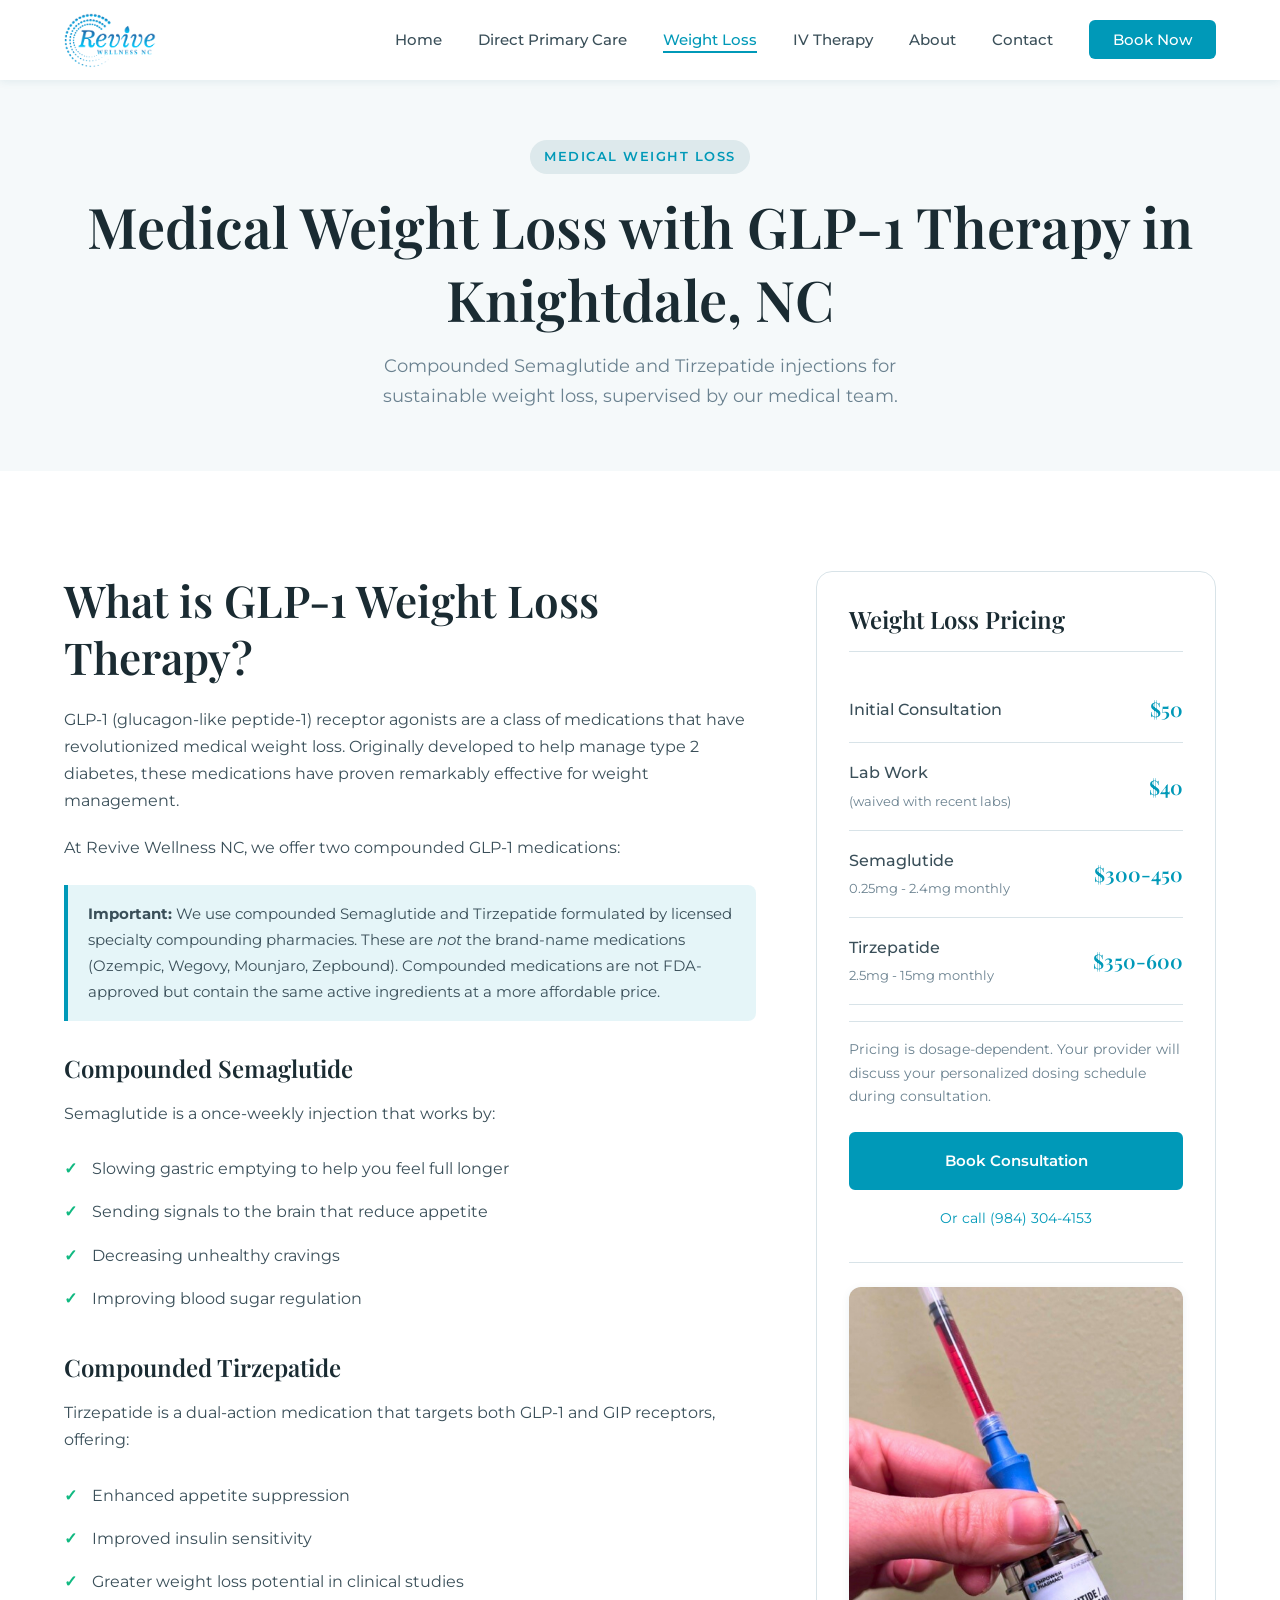
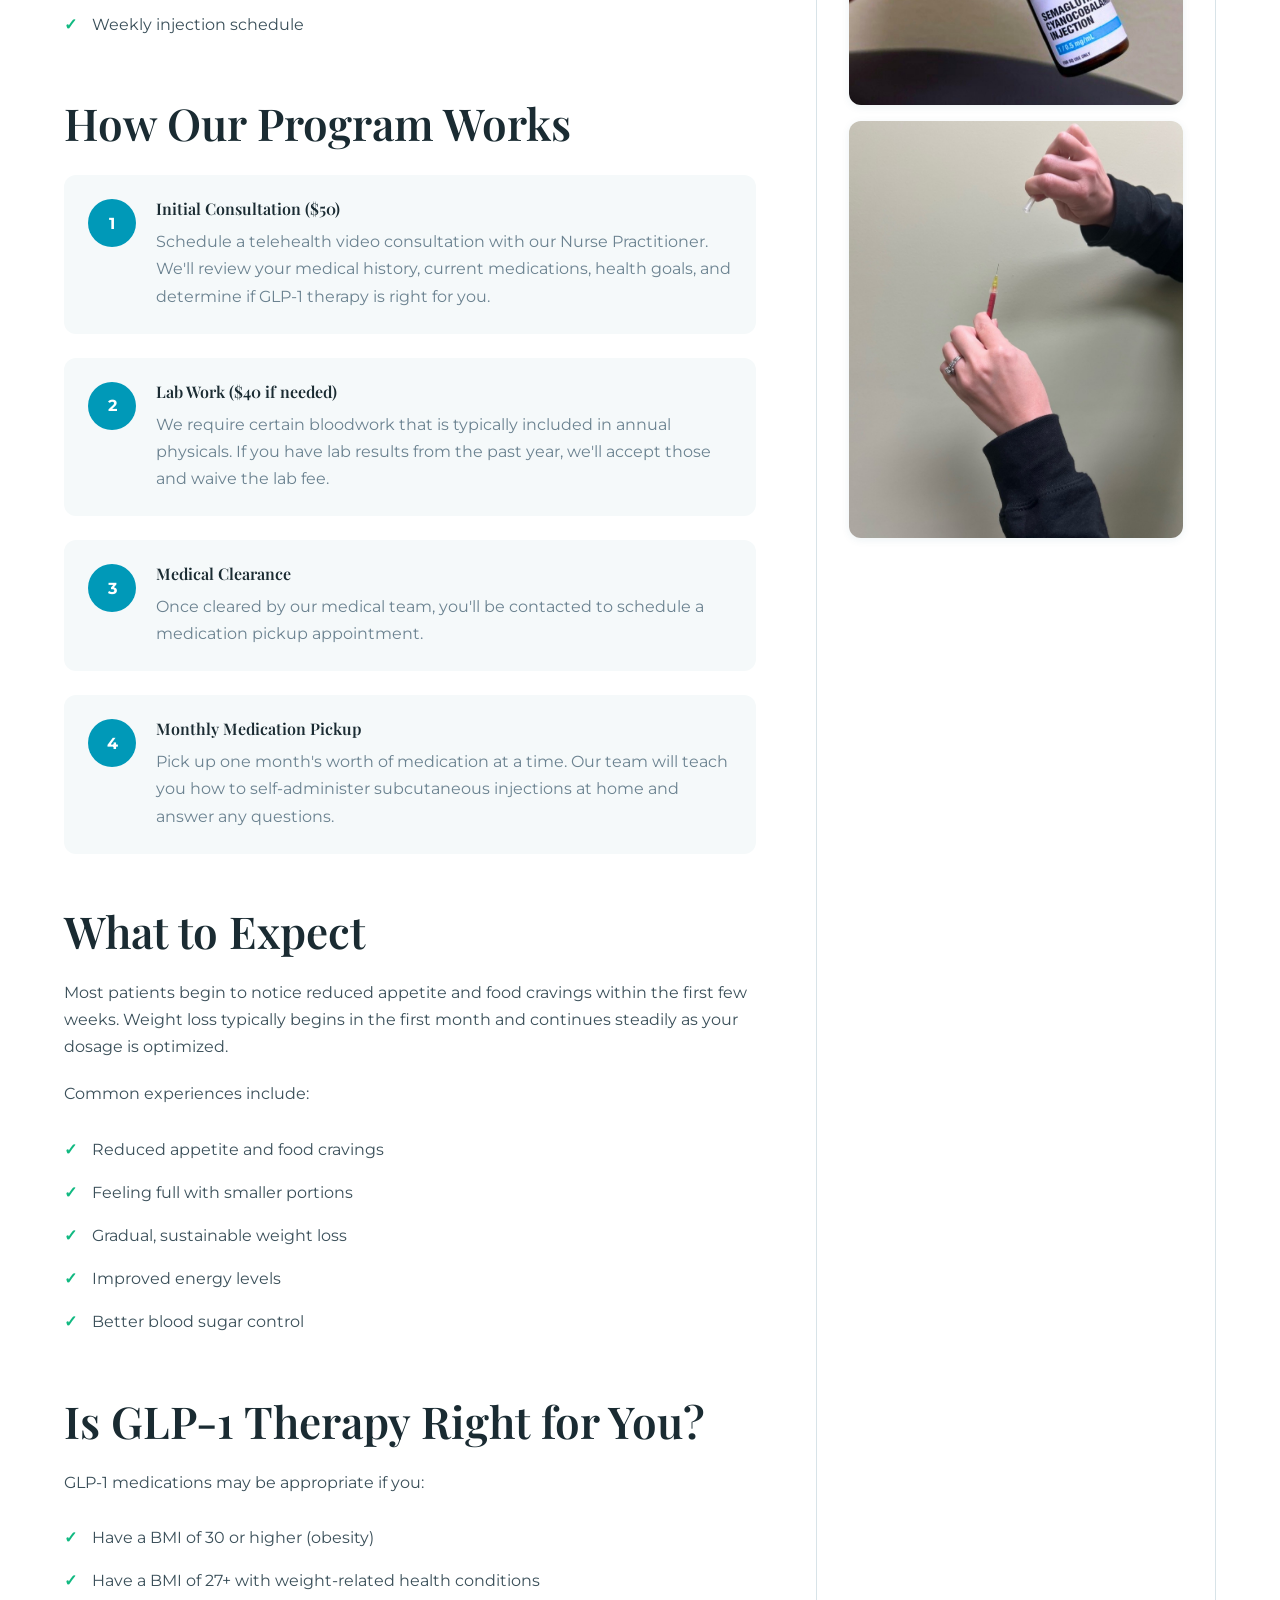
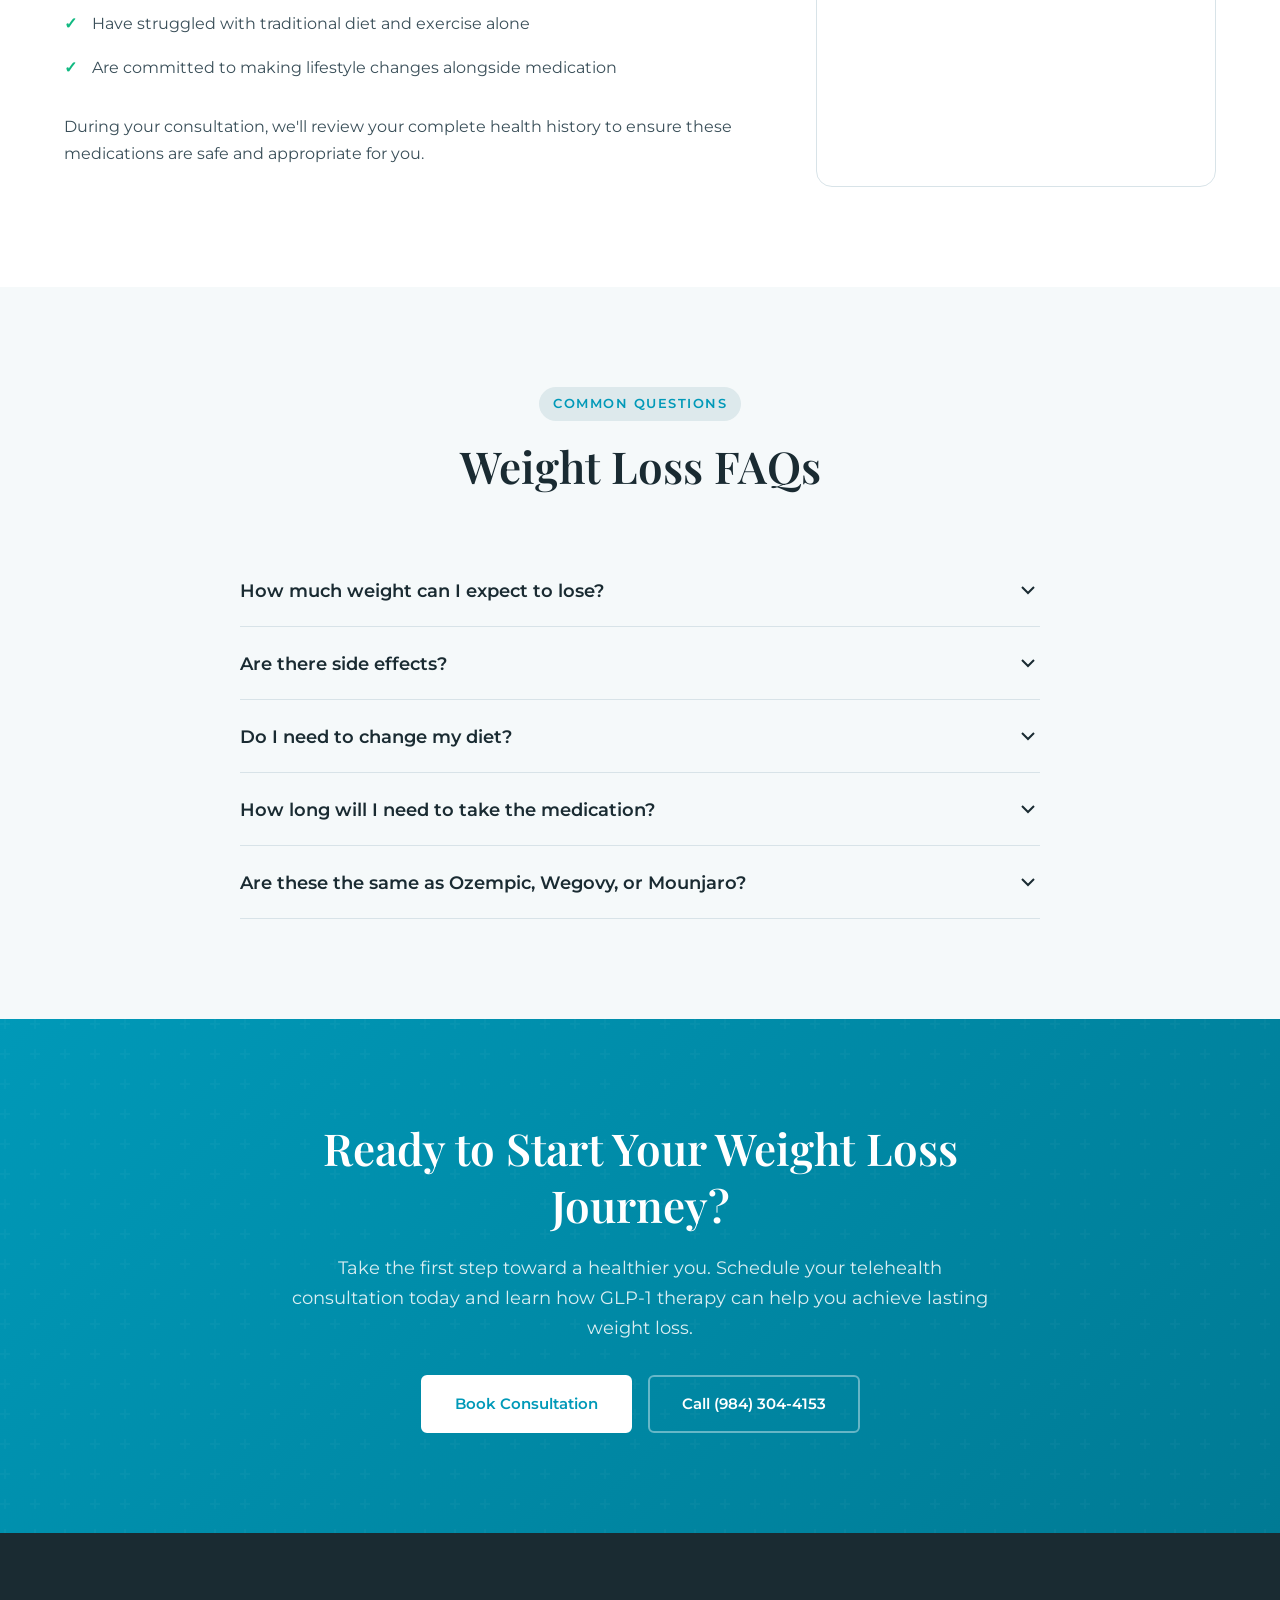
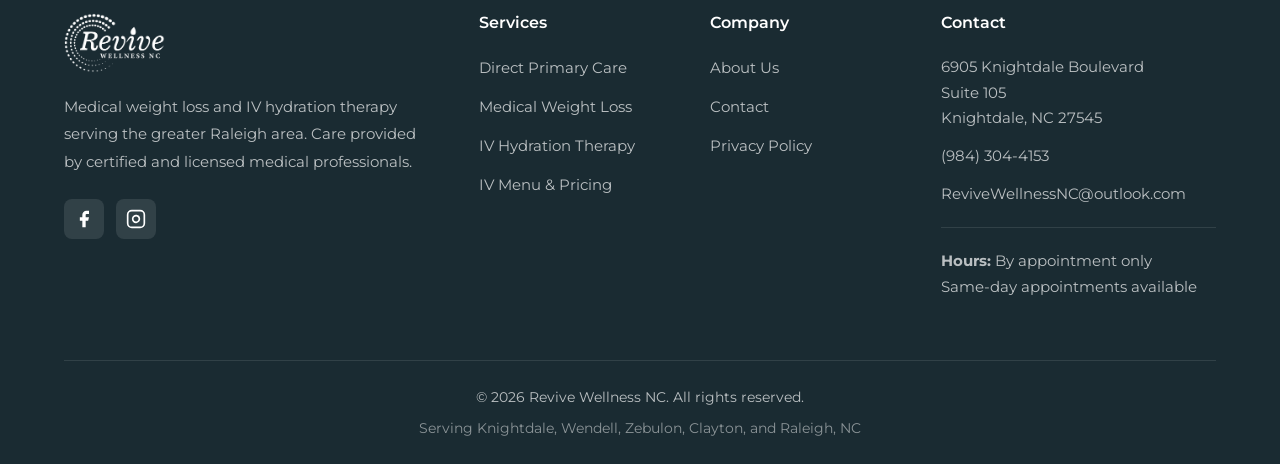
<file: revive-wellness-nc-with-direct-primary-care CHATGPT/revive-wellness-nc-main/weight-loss.html>
<!DOCTYPE html>
<html lang="en">
<head>
    <meta charset="UTF-8">
    <meta name="viewport" content="width=device-width, initial-scale=1.0">
    <meta name="author" content="Revive Wellness NC">
    <meta name="robots" content="index, follow, max-snippet:-1, max-image-preview:large, max-video-preview:-1">
    <title>Medical Weight Loss in Knightdale, NC | Semaglutide & Tirzepatide</title>
    <meta name="description" content="Supervised medical weight loss in Knightdale, NC with Semaglutide and Tirzepatide. Explore Revive Wellness NC's GLP-1 program and see if treatment is right for you.">
    <link rel="sitemap" type="application/xml" title="Sitemap" href="/sitemap.xml">
    <link rel="canonical" href="https://revivewellnessnc.com/weight-loss">
    <meta name="robots" content="index, follow, max-snippet:-1, max-image-preview:large, max-video-preview:-1">
    <link rel="icon" type="image/png" href="/logo.png">
    <!-- Open Graph -->
    <meta property="og:type" content="website">
    <meta property="og:site_name" content="Revive Wellness NC">
    <meta property="og:title" content="Medical Weight Loss Knightdale NC | Semaglutide & Tirzepatide | Revive Wellness NC">
    <meta property="og:description" content="Compounded Semaglutide and Tirzepatide weight loss programs in Knightdale, NC. GLP-1 therapy supervised by licensed nurse practitioners starting at $300/month. Serving Raleigh area.">
    <meta property="og:url" content="https://revivewellnessnc.com/weight-loss">
    <meta property="og:image" content="https://revivewellnessnc.com/images/semaglutide-bottle.jpg">
    <meta property="og:locale" content="en_US">
    <!-- Twitter Card -->
    <meta name="twitter:card" content="summary_large_image">
    <meta name="twitter:title" content="Medical Weight Loss Knightdale NC | Semaglutide & Tirzepatide | Revive Wellness NC">
    <meta name="twitter:description" content="Compounded Semaglutide and Tirzepatide weight loss programs in Knightdale, NC. GLP-1 therapy supervised by licensed nurse practitioners starting at $300/month. Serving Raleigh area.">
    <meta name="twitter:image" content="https://revivewellnessnc.com/images/semaglutide-bottle.jpg">
    <script type="application/ld+json">{
  "@context": "https://schema.org",
  "@type": [
    "MedicalClinic",
    "HealthAndBeautyBusiness"
  ],
  "name": "Revive Wellness NC",
  "url": "https://revivewellnessnc.com",
  "logo": "https://revivewellnessnc.com/logo.png",
  "image": "https://revivewellnessnc.com/images/clinic-room.jpg",
  "description": "Medical weight loss with compounded GLP-1 injections (Semaglutide & Tirzepatide) and IV hydration therapy in Knightdale, NC, serving the greater Raleigh area.",
  "telephone": "+19843044153",
  "email": "ReviveWellnessNC@outlook.com",
  "address": {
    "@type": "PostalAddress",
    "streetAddress": "6905 Knightdale Boulevard, Suite 105",
    "addressLocality": "Knightdale",
    "addressRegion": "NC",
    "postalCode": "27545",
    "addressCountry": "US"
  },
  "geo": {
    "@type": "GeoCoordinates",
    "latitude": 35.789,
    "longitude": -78.4977
  },
  "openingHoursSpecification": {
    "@type": "OpeningHoursSpecification",
    "description": "By appointment only. Same-day appointments available."
  },
  "priceRange": "$$",
  "currenciesAccepted": "USD",
  "paymentAccepted": "Cash, Credit Card",
  "sameAs": [
    "https://www.facebook.com/revivewellnessnc",
    "https://www.instagram.com/revivewellnessnc"
  ],
  "areaServed": [
    {
      "@type": "City",
      "name": "Knightdale",
      "sameAs": "https://en.wikipedia.org/wiki/Knightdale,_North_Carolina"
    },
    {
      "@type": "City",
      "name": "Wendell",
      "sameAs": "https://en.wikipedia.org/wiki/Wendell,_North_Carolina"
    },
    {
      "@type": "City",
      "name": "Zebulon",
      "sameAs": "https://en.wikipedia.org/wiki/Zebulon,_North_Carolina"
    },
    {
      "@type": "City",
      "name": "Clayton",
      "sameAs": "https://en.wikipedia.org/wiki/Clayton,_North_Carolina"
    },
    {
      "@type": "City",
      "name": "Raleigh",
      "sameAs": "https://en.wikipedia.org/wiki/Raleigh,_North_Carolina"
    },
    {
      "@type": "City",
      "name": "Wake Forest"
    },
    {
      "@type": "City",
      "name": "Garner"
    }
  ],
  "hasOfferCatalog": {
    "@type": "OfferCatalog",
    "name": "Wellness Services",
    "itemListElement": [
      {
        "@type": "Offer",
        "itemOffered": {
          "@type": "MedicalProcedure",
          "name": "Compounded Semaglutide Weight Loss Program",
          "description": "Monthly compounded Semaglutide GLP-1 injections for supervised medical weight loss",
          "procedureType": "https://schema.org/TherapeuticProcedure"
        },
        "price": "300",
        "priceCurrency": "USD"
      },
      {
        "@type": "Offer",
        "itemOffered": {
          "@type": "MedicalProcedure",
          "name": "Compounded Tirzepatide Weight Loss Program",
          "description": "Monthly compounded Tirzepatide GLP-1/GIP dual-agonist injections for supervised medical weight loss",
          "procedureType": "https://schema.org/TherapeuticProcedure"
        },
        "price": "350",
        "priceCurrency": "USD"
      },
      {
        "@type": "Offer",
        "itemOffered": {
          "@type": "MedicalProcedure",
          "name": "Myers Cocktail IV Therapy",
          "description": "IV vitamin infusion with Zinc, B-Complex, B12, Magnesium, and Vitamin C",
          "procedureType": "https://schema.org/TherapeuticProcedure"
        },
        "price": "160",
        "priceCurrency": "USD"
      }
    ]
  }
}</script>
    <script type="application/ld+json">
    {
    "@context": "https://schema.org",
    "@type": "FAQPage",
    "mainEntity": [
      {
        "@type": "Question",
        "name": "How much weight can I expect to lose with Semaglutide or Tirzepatide?",
        "acceptedAnswer": {
          "@type": "Answer",
          "text": "Results vary by individual, but clinical studies show patients on Semaglutide lose an average of 15-20% of their body weight, while Tirzepatide patients have seen even higher results. Your personal results will depend on your starting weight, dosage, and lifestyle factors."
        }
      },
      {
        "@type": "Question",
        "name": "Are there side effects from GLP-1 medications?",
        "acceptedAnswer": {
          "@type": "Answer",
          "text": "The most common side effects are gastrointestinal and typically mild, including nausea, constipation, or diarrhea. These often improve as your body adjusts to the medication. We start with lower doses and gradually increase to minimize side effects."
        }
      },
      {
        "@type": "Question",
        "name": "Do I need to change my diet while taking GLP-1 medications?",
        "acceptedAnswer": {
          "@type": "Answer",
          "text": "While the medications help reduce appetite, combining them with healthy eating habits and regular physical activity will maximize your results and help maintain weight loss long-term. We provide guidance on nutrition during your treatment."
        }
      },
      {
        "@type": "Question",
        "name": "How long will I need to take the GLP-1 medication?",
        "acceptedAnswer": {
          "@type": "Answer",
          "text": "Treatment duration varies. Many patients continue medication long-term to maintain their weight loss, while others may gradually taper off once they have reached their goals and established sustainable habits. We will work with you to determine the best approach for your situation."
        }
      },
      {
        "@type": "Question",
        "name": "Is compounded Semaglutide the same as Ozempic, Wegovy, or Mounjaro?",
        "acceptedAnswer": {
          "@type": "Answer",
          "text": "No. We use compounded Semaglutide and Tirzepatide formulated by licensed specialty compounding pharmacies. These are not the brand-name medications (Ozempic, Wegovy, Mounjaro, Zepbound). Compounded medications contain the same active ingredients but are prepared individually by compounding pharmacies, allowing us to offer them at a more affordable price."
        }
      }
    ]
  }
    </script>

    <link rel="preconnect" href="https://fonts.googleapis.com">
    <link rel="preconnect" href="https://fonts.gstatic.com" crossorigin>
    <link href="https://fonts.googleapis.com/css2?family=Montserrat:wght@300;400;500;600;700&family=Playfair+Display:wght@400;500;600;700&display=swap&display=swap" rel="stylesheet">
    <link rel="stylesheet" href="styles.css">
    <meta property="og:image:alt" content="Revive Wellness NC">
    <meta name="twitter:image:alt" content="Revive Wellness NC">
</head>
<body>
    <!-- Navigation -->
    <nav class="navbar">
        <div class="nav-container">
            <a href="index.html" class="logo">
                <img src="logo.png" alt="Revive Wellness NC" class="logo-img" width="1920" height="1146">
            </a>
            <button class="nav-toggle" type="button" aria-label="Toggle navigation" aria-expanded="false" aria-controls="primary-navigation">
                <span></span>
                <span></span>
                <span></span>
            </button>
            <ul class="nav-menu" id="primary-navigation">
                <li><a href="index.html">Home</a></li>
                <li><a href="direct-primary-care.html">Direct Primary Care</a></li>
                <li><a href="weight-loss.html" class="active">Weight Loss</a></li>
                <li><a href="iv-therapy.html">IV Therapy</a></li>
                <li><a href="about.html">About</a></li>
                <li><a href="contact.html">Contact</a></li>
                <li><a href="https://intakeq.com/booking/atbauq" class="btn-nav" target="_blank" rel="noopener noreferrer">Book Now</a></li>
            </ul>
        </div>
    </nav>

    <!-- Page Header -->
    <header class="page-header">
        <div class="container">
            <span class="section-badge">Medical Weight Loss</span>
            <h1>Medical Weight Loss with GLP-1 Therapy in Knightdale, NC</h1>
            <p>Compounded Semaglutide and Tirzepatide injections for sustainable weight loss, supervised by our medical team.</p>
        </div>
    </header>

    <!-- Service Detail -->
    <section class="service-detail">
        <div class="container">
            <div class="service-content">
                <h2>What is GLP-1 Weight Loss Therapy?</h2>
                <p>GLP-1 (glucagon-like peptide-1) receptor agonists are a class of medications that have revolutionized medical weight loss. Originally developed to help manage type 2 diabetes, these medications have proven remarkably effective for weight management.</p>

<p>At Revive Wellness NC, we offer two compounded GLP-1 medications:</p>

                <div style="background: rgba(0, 153, 184, 0.1); border-left: 4px solid var(--primary); padding: 16px 20px; border-radius: 0 8px 8px 0; margin: 24px 0;">
                    <p style="margin: 0; font-size: 0.95rem;"><strong>Important:</strong> We use compounded Semaglutide and Tirzepatide formulated by licensed specialty compounding pharmacies. These are <em>not</em> the brand-name medications (Ozempic, Wegovy, Mounjaro, Zepbound). Compounded medications are not FDA-approved but contain the same active ingredients at a more affordable price.</p>
                </div>

                <h3 style="margin-top: 32px; margin-bottom: 16px;">Compounded Semaglutide</h3>
                <p>Semaglutide is a once-weekly injection that works by:</p>
                <ul>
                    <li>Slowing gastric emptying to help you feel full longer</li>
                    <li>Sending signals to the brain that reduce appetite</li>
                    <li>Decreasing unhealthy cravings</li>
                    <li>Improving blood sugar regulation</li>
                </ul>

                <h3 style="margin-top: 32px; margin-bottom: 16px;">Compounded Tirzepatide</h3>
                <p>Tirzepatide is a dual-action medication that targets both GLP-1 and GIP receptors, offering:</p>
                <ul>
                    <li>Enhanced appetite suppression</li>
                    <li>Improved insulin sensitivity</li>
                    <li>Greater weight loss potential in clinical studies</li>
                    <li>Weekly injection schedule</li>
                </ul>

                <h2 style="margin-top: 48px;">How Our Program Works</h2>

                <div class="program-steps" style="margin-top: 24px;">
                    <div class="program-step" style="display: flex; gap: 20px; margin-bottom: 24px; padding: 24px; background: var(--bg-light); border-radius: 12px;">
                        <div style="flex-shrink: 0; width: 48px; height: 48px; background: var(--primary); color: white; border-radius: 50%; display: flex; align-items: center; justify-content: center; font-weight: 700;">1</div>
                        <div>
                            <h4 style="margin-bottom: 8px;">Initial Consultation ($50)</h4>
                            <p style="margin: 0; color: var(--text-light);">Schedule a telehealth video consultation with our Nurse Practitioner. We'll review your medical history, current medications, health goals, and determine if GLP-1 therapy is right for you.</p>
                        </div>
                    </div>

                    <div class="program-step" style="display: flex; gap: 20px; margin-bottom: 24px; padding: 24px; background: var(--bg-light); border-radius: 12px;">
                        <div style="flex-shrink: 0; width: 48px; height: 48px; background: var(--primary); color: white; border-radius: 50%; display: flex; align-items: center; justify-content: center; font-weight: 700;">2</div>
                        <div>
                            <h4 style="margin-bottom: 8px;">Lab Work ($40 if needed)</h4>
                            <p style="margin: 0; color: var(--text-light);">We require certain bloodwork that is typically included in annual physicals. If you have lab results from the past year, we'll accept those and waive the lab fee.</p>
                        </div>
                    </div>

                    <div class="program-step" style="display: flex; gap: 20px; margin-bottom: 24px; padding: 24px; background: var(--bg-light); border-radius: 12px;">
                        <div style="flex-shrink: 0; width: 48px; height: 48px; background: var(--primary); color: white; border-radius: 50%; display: flex; align-items: center; justify-content: center; font-weight: 700;">3</div>
                        <div>
                            <h4 style="margin-bottom: 8px;">Medical Clearance</h4>
                            <p style="margin: 0; color: var(--text-light);">Once cleared by our medical team, you'll be contacted to schedule a medication pickup appointment.</p>
                        </div>
                    </div>

                    <div class="program-step" style="display: flex; gap: 20px; margin-bottom: 24px; padding: 24px; background: var(--bg-light); border-radius: 12px;">
                        <div style="flex-shrink: 0; width: 48px; height: 48px; background: var(--primary); color: white; border-radius: 50%; display: flex; align-items: center; justify-content: center; font-weight: 700;">4</div>
                        <div>
                            <h4 style="margin-bottom: 8px;">Monthly Medication Pickup</h4>
                            <p style="margin: 0; color: var(--text-light);">Pick up one month's worth of medication at a time. Our team will teach you how to self-administer subcutaneous injections at home and answer any questions.</p>
                        </div>
                    </div>
                </div>

                <h2 style="margin-top: 48px;">What to Expect</h2>
                <p>Most patients begin to notice reduced appetite and food cravings within the first few weeks. Weight loss typically begins in the first month and continues steadily as your dosage is optimized.</p>

                <p>Common experiences include:</p>
                <ul>
                    <li>Reduced appetite and food cravings</li>
                    <li>Feeling full with smaller portions</li>
                    <li>Gradual, sustainable weight loss</li>
                    <li>Improved energy levels</li>
                    <li>Better blood sugar control</li>
                </ul>

                <h2 style="margin-top: 48px;">Is GLP-1 Therapy Right for You?</h2>
                <p>GLP-1 medications may be appropriate if you:</p>
                <ul>
                    <li>Have a BMI of 30 or higher (obesity)</li>
                    <li>Have a BMI of 27+ with weight-related health conditions</li>
                    <li>Have struggled with traditional diet and exercise alone</li>
                    <li>Are committed to making lifestyle changes alongside medication</li>
                </ul>

                <p style="margin-top: 24px;">During your consultation, we'll review your complete health history to ensure these medications are safe and appropriate for you.</p>
            </div>

            <aside class="pricing-card">
                <h3>Weight Loss Pricing</h3>

                <div class="pricing-item">
                    <span class="pricing-item-name">Initial Consultation</span>
                    <span class="pricing-item-price">$50</span>
                </div>

                <div class="pricing-item">
                    <span class="pricing-item-name">Lab Work<br><small style="color: var(--text-light); font-weight: 400;">(waived with recent labs)</small></span>
                    <span class="pricing-item-price">$40</span>
                </div>

                <div class="pricing-item">
                    <span class="pricing-item-name">Semaglutide<br><small style="color: var(--text-light); font-weight: 400;">0.25mg - 2.4mg monthly</small></span>
                    <span class="pricing-item-price">$300-450</span>
                </div>

                <div class="pricing-item">
                    <span class="pricing-item-name">Tirzepatide<br><small style="color: var(--text-light); font-weight: 400;">2.5mg - 15mg monthly</small></span>
                    <span class="pricing-item-price">$350-600</span>
                </div>

                <p style="font-size: 0.85rem; color: var(--text-light); margin-top: 16px; padding-top: 16px; border-top: 1px solid var(--border);">
                    Pricing is dosage-dependent. Your provider will discuss your personalized dosing schedule during consultation.
                </p>

                <a href="https://intakeq.com/booking/atbauq" class="btn btn-primary" target="_blank" rel="noopener noreferrer">Book Consultation</a>

                <p style="text-align: center; margin-top: 16px; font-size: 0.9rem;">
                    <a href="tel:9843044153">Or call (984) 304-4153</a>
                </p>

                <div style="margin-top: 32px; padding-top: 24px; border-top: 1px solid var(--border);">
                    <img loading="lazy" src="images/semaglutide-bottle.jpg" alt="Compounded Semaglutide medication vial" style="width: 100%; border-radius: 12px; box-shadow: var(--shadow-sm); margin-bottom: 16px;" width="1080" height="1350">
                    <img loading="lazy" src="images/semaglutide-syringe.jpg" alt="Semaglutide injection syringe" style="width: 100%; border-radius: 12px; box-shadow: var(--shadow-sm);" width="1638" height="2048">
                </div>
            </aside>
        </div>
    </section>

    <!-- FAQ Section -->
    <section class="faq-section" style="background: var(--bg-light);">
        <div class="container">
            <div class="section-header">
                <span class="section-badge">Common Questions</span>
                <h2>Weight Loss FAQs</h2>
            </div>

            <div class="faq-list">
                <div class="faq-item">
                    <button class="faq-question">
                        How much weight can I expect to lose?
                        <svg viewBox="0 0 24 24" fill="none" stroke="currentColor" stroke-width="2"><path d="M6 9l6 6 6-6"/></svg>
                    </button>
                    <div class="faq-answer">
                        <p>Results vary by individual, but clinical studies show patients on Semaglutide lose an average of 15-20% of their body weight, while Tirzepatide patients have seen even higher results. Your personal results will depend on your starting weight, dosage, and lifestyle factors.</p>
                    </div>
                </div>

                <div class="faq-item">
                    <button class="faq-question">
                        Are there side effects?
                        <svg viewBox="0 0 24 24" fill="none" stroke="currentColor" stroke-width="2"><path d="M6 9l6 6 6-6"/></svg>
                    </button>
                    <div class="faq-answer">
                        <p>The most common side effects are gastrointestinal and typically mild, including nausea, constipation, or diarrhea. These often improve as your body adjusts to the medication. We start with lower doses and gradually increase to minimize side effects.</p>
                    </div>
                </div>

                <div class="faq-item">
                    <button class="faq-question">
                        Do I need to change my diet?
                        <svg viewBox="0 0 24 24" fill="none" stroke="currentColor" stroke-width="2"><path d="M6 9l6 6 6-6"/></svg>
                    </button>
                    <div class="faq-answer">
                        <p>While the medications help reduce appetite, combining them with healthy eating habits and regular physical activity will maximize your results and help maintain weight loss long-term. We provide guidance on nutrition during your treatment.</p>
                    </div>
                </div>

                <div class="faq-item">
                    <button class="faq-question">
                        How long will I need to take the medication?
                        <svg viewBox="0 0 24 24" fill="none" stroke="currentColor" stroke-width="2"><path d="M6 9l6 6 6-6"/></svg>
                    </button>
                    <div class="faq-answer">
                        <p>Treatment duration varies. Many patients continue medication long-term to maintain their weight loss, while others may gradually taper off once they've reached their goals and established sustainable habits. We'll work with you to determine the best approach for your situation.</p>
                    </div>
                </div>

                <div class="faq-item">
                    <button class="faq-question">
                        Are these the same as Ozempic, Wegovy, or Mounjaro?
                        <svg viewBox="0 0 24 24" fill="none" stroke="currentColor" stroke-width="2"><path d="M6 9l6 6 6-6"/></svg>
                    </button>
                    <div class="faq-answer">
                        <p>No. We use <strong>compounded</strong> Semaglutide and Tirzepatide, which are formulated by licensed specialty compounding pharmacies. These are not the brand-name medications (Ozempic, Wegovy, Mounjaro, Zepbound). Compounded medications contain the same active ingredients but are prepared individually by compounding pharmacies rather than manufactured by pharmaceutical companies. This allows us to offer these treatments at a more affordable price point.</p>
                    </div>
                </div>
            </div>
        </div>
    </section>

    <!-- CTA Section -->
    <section class="cta-section">
        <div class="container">
            <div class="cta-content">
                <h2>Ready to Start Your Weight Loss Journey?</h2>
                <p>Take the first step toward a healthier you. Schedule your telehealth consultation today and learn how GLP-1 therapy can help you achieve lasting weight loss.</p>
                <div class="cta-buttons">
                    <a href="https://intakeq.com/booking/atbauq" class="btn btn-white" target="_blank" rel="noopener noreferrer">Book Consultation</a>
                    <a href="tel:9843044153" class="btn btn-outline-white">Call (984) 304-4153</a>
                </div>
            </div>
        </div>
    </section>

    <!-- Footer -->
    <footer class="footer">
        <div class="container">
            <div class="footer-grid">
                <div class="footer-brand">
                    <a href="index.html" class="logo">
                        <img src="logo.png" alt="Revive Wellness NC" class="logo-img" width="1920" height="1146">
                    </a>
                    <p>Medical weight loss and IV hydration therapy serving the greater Raleigh area. Care provided by certified and licensed medical professionals.</p>
                    <div class="footer-social">
                        <a href="https://www.facebook.com/revivewellnessnc" target="_blank" rel="noopener noreferrer" aria-label="Facebook">
                            <svg viewBox="0 0 24 24" fill="currentColor"><path d="M18 2h-3a5 5 0 0 0-5 5v3H7v4h3v8h4v-8h3l1-4h-4V7a1 1 0 0 1 1-1h3z"/></svg>
                        </a>
                        <a href="https://www.instagram.com/revivewellnessnc" target="_blank" rel="noopener noreferrer" aria-label="Instagram">
                            <svg viewBox="0 0 24 24" fill="none" stroke="currentColor" stroke-width="2"><rect x="2" y="2" width="20" height="20" rx="5"/><path d="M16 11.37A4 4 0 1 1 12.63 8 4 4 0 0 1 16 11.37z"/><line x1="17.5" y1="6.5" x2="17.51" y2="6.5"/></svg>
                        </a>
                    </div>
                </div>
                <div class="footer-links">
                    <h4>Services</h4>
                    <ul>
                        <li><a href="direct-primary-care.html">Direct Primary Care</a></li>
                        <li><a href="weight-loss.html">Medical Weight Loss</a></li>
                        <li><a href="iv-therapy.html">IV Hydration Therapy</a></li>
                        <li><a href="iv-therapy.html#menu">IV Menu & Pricing</a></li>
                    </ul>
                </div>
                <div class="footer-links">
                    <h4>Company</h4>
                    <ul>
                        <li><a href="about.html">About Us</a></li>
                        <li><a href="contact.html">Contact</a></li>
                        <li><a href="privacy.html">Privacy Policy</a></li>
                    </ul>
                </div>
                <div class="footer-contact">
                    <h4>Contact</h4>
                    <address>
                        <p>6905 Knightdale Boulevard<br>Suite 105<br>Knightdale, NC 27545</p>
                        <p><a href="tel:9843044153">(984) 304-4153</a></p>
                        <p><a href="mailto:ReviveWellnessNC@outlook.com">ReviveWellnessNC@outlook.com</a></p>
                    </address>
                    <p class="hours"><strong>Hours:</strong> By appointment only<br>Same-day appointments available</p>
                </div>
            </div>
            <div class="footer-bottom">
                <p>&copy; 2026 Revive Wellness NC. All rights reserved.</p>
                <p class="footer-areas">Serving Knightdale, Wendell, Zebulon, Clayton, and Raleigh, NC</p>
            </div>
        </div>
    </footer>

    <script src="main.js"></script>
</body>
</html>
</file>
<file: revive-wellness-nc-with-direct-primary-care CHATGPT/revive-wellness-nc-main/styles.css>
/* ===== CSS Variables ===== */
:root {
    /* Primary Colors - Matching Revive Wellness Logo */
    --primary: #0099B8;
    --primary-dark: #007A94;
    --primary-light: #00B4D8;

    /* Accent Colors */
    --accent: #48CAE4;
    --accent-light: #90E0EF;

    /* Neutral Colors */
    --dark: #1A2B32;
    --text: #3A4F59;
    --text-light: #6B8290;
    --border: #D8E3E8;
    --bg-light: #F5F9FA;
    --white: #FFFFFF;

    /* Status Colors */
    --success: #10B981;
    --warning: #F59E0B;

    /* Typography */
    --font-heading: 'Playfair Display', Georgia, serif;
    --font-body: 'Montserrat', -apple-system, BlinkMacSystemFont, sans-serif;

    /* Spacing */
    --section-padding: 100px;
    --container-max: 1200px;

    /* Transitions */
    --transition: all 0.3s ease;

    /* Shadows */
    --shadow-sm: 0 2px 8px rgba(11, 93, 111, 0.08);
    --shadow-md: 0 4px 20px rgba(11, 93, 111, 0.12);
    --shadow-lg: 0 8px 40px rgba(11, 93, 111, 0.16);
}

/* ===== Reset & Base ===== */
*, *::before, *::after {
    box-sizing: border-box;
    margin: 0;
    padding: 0;
}

html {
    scroll-behavior: smooth;
}

body {
    font-family: var(--font-body);
    font-size: 16px;
    line-height: 1.7;
    color: var(--text);
    background-color: var(--white);
    -webkit-font-smoothing: antialiased;
}

h1, h2, h3, h4, h5, h6 {
    font-family: var(--font-heading);
    color: var(--dark);
    line-height: 1.3;
    font-weight: 600;
}

h1 { font-size: clamp(2.5rem, 5vw, 3.5rem); }
h2 { font-size: clamp(2rem, 4vw, 2.75rem); }
h3 { font-size: clamp(1.25rem, 2.5vw, 1.5rem); }

a {
    color: var(--primary);
    text-decoration: none;
    transition: var(--transition);
}

a:hover {
    color: var(--primary-light);
}

img {
    max-width: 100%;
    height: auto;
    display: block;
}

ul {
    list-style: none;
}

.container {
    max-width: var(--container-max);
    margin: 0 auto;
    padding: 0 24px;
}

/* ===== Buttons ===== */
.btn {
    display: inline-flex;
    align-items: center;
    justify-content: center;
    padding: 14px 32px;
    font-family: var(--font-body);
    font-size: 0.95rem;
    font-weight: 600;
    border-radius: 6px;
    border: 2px solid transparent;
    cursor: pointer;
    transition: var(--transition);
    text-align: center;
}

.btn-primary {
    background: var(--primary);
    color: var(--white);
    border-color: var(--primary);
}

.btn-primary:hover {
    background: var(--primary-dark);
    border-color: var(--primary-dark);
    color: var(--white);
    transform: translateY(-2px);
    box-shadow: var(--shadow-md);
}

.btn-secondary {
    background: transparent;
    color: var(--primary);
    border-color: var(--primary);
}

.btn-secondary:hover {
    background: var(--primary);
    color: var(--white);
}

.btn-outline {
    background: transparent;
    color: var(--primary);
    border-color: var(--border);
}

.btn-outline:hover {
    border-color: var(--primary);
    background: var(--bg-light);
}

.btn-white {
    background: var(--white);
    color: var(--primary);
    border-color: var(--white);
}

.btn-white:hover {
    background: var(--bg-light);
    transform: translateY(-2px);
}

.btn-outline-white {
    background: transparent;
    color: var(--white);
    border-color: rgba(255,255,255,0.4);
}

.btn-outline-white:hover {
    background: rgba(255,255,255,0.1);
    border-color: var(--white);
    color: var(--white);
}

/* ===== Navigation ===== */
.navbar {
    position: fixed;
    top: 0;
    left: 0;
    right: 0;
    z-index: 1000;
    background: var(--white);
    box-shadow: var(--shadow-sm);
    transition: var(--transition);
}

.nav-container {
    max-width: var(--container-max);
    margin: 0 auto;
    padding: 0 24px;
    display: flex;
    align-items: center;
    justify-content: space-between;
    height: 80px;
}

.logo {
    display: flex;
    align-items: center;
    gap: 10px;
    color: var(--primary);
}

.logo-img {
    height: 55px;
    width: auto;
}

.logo-icon {
    width: 40px;
    height: 40px;
    color: var(--primary);
}

.logo-text {
    font-family: var(--font-heading);
    font-size: 1.5rem;
    font-weight: 600;
    color: var(--dark);
}

.logo-accent {
    color: var(--primary);
}

.nav-menu {
    display: flex;
    align-items: center;
    gap: 36px;
}

.nav-menu a {
    font-size: 0.95rem;
    font-weight: 500;
    color: var(--text);
    position: relative;
}

.nav-menu a:hover,
.nav-menu a.active {
    color: var(--primary);
}

.nav-menu a::after {
    content: '';
    position: absolute;
    bottom: -4px;
    left: 0;
    width: 0;
    height: 2px;
    background: var(--primary);
    transition: var(--transition);
}

.nav-menu a:hover::after,
.nav-menu a.active::after {
    width: 100%;
}

.btn-nav {
    padding: 10px 24px !important;
    background: var(--primary);
    color: var(--white) !important;
    border-radius: 6px;
}

.btn-nav:hover {
    background: var(--primary-dark);
    color: var(--white) !important;
}

.btn-nav::after {
    display: none !important;
}

.nav-toggle {
    display: none;
    flex-direction: column;
    gap: 5px;
    background: none;
    border: none;
    cursor: pointer;
    padding: 5px;
}

.nav-toggle span {
    width: 24px;
    height: 2px;
    background: var(--dark);
    transition: var(--transition);
}

/* ===== Hero Section ===== */
.hero {
    padding: 140px 24px 100px;
    min-height: 90vh;
    display: flex;
    align-items: center;
    background: linear-gradient(135deg, var(--bg-light) 0%, var(--white) 100%);
    position: relative;
    overflow: hidden;
}

.hero::before {
    content: '';
    position: absolute;
    top: -50%;
    right: -20%;
    width: 80%;
    height: 150%;
    background: radial-gradient(ellipse, rgba(43, 163, 185, 0.08) 0%, transparent 70%);
    pointer-events: none;
}

.hero-content {
    max-width: 600px;
    position: relative;
    z-index: 2;
}

.hero-badge {
    display: inline-block;
    padding: 8px 16px;
    background: rgba(11, 93, 111, 0.1);
    color: var(--primary);
    font-size: 0.85rem;
    font-weight: 600;
    text-transform: uppercase;
    letter-spacing: 1px;
    border-radius: 30px;
    margin-bottom: 24px;
}

.hero h1 {
    margin-bottom: 24px;
}

.hero .highlight {
    color: var(--primary);
    position: relative;
}

.hero-subtitle {
    font-size: 1.15rem;
    color: var(--text-light);
    margin-bottom: 36px;
    max-width: 500px;
}

.hero-cta {
    display: flex;
    gap: 16px;
    flex-wrap: wrap;
    margin-bottom: 48px;
}

.hero-stats {
    display: flex;
    gap: 40px;
}

.stat {
    text-align: center;
}

.stat-number {
    display: block;
    font-family: var(--font-heading);
    font-size: 2rem;
    font-weight: 700;
    color: var(--primary);
}

.stat-label {
    font-size: 0.85rem;
    color: var(--text-light);
}

.hero-image {
    position: absolute;
    right: 0;
    top: 50%;
    transform: translateY(-50%);
    width: 45%;
    height: 80%;
    z-index: 1;
}

.hero-image-wrapper {
    width: 100%;
    height: 100%;
    position: relative;
}

.hero-image-bg {
    width: 100%;
    height: 100%;
    background: linear-gradient(135deg, var(--accent-light) 0%, var(--accent) 100%);
    border-radius: 0 0 0 80px;
    opacity: 0.15;
}

/* ===== Section Styles ===== */
.section-header {
    text-align: center;
    max-width: 600px;
    margin: 0 auto 60px;
}

.section-badge {
    display: inline-block;
    padding: 6px 14px;
    background: rgba(11, 93, 111, 0.1);
    color: var(--primary);
    font-size: 0.8rem;
    font-weight: 600;
    text-transform: uppercase;
    letter-spacing: 1.5px;
    border-radius: 30px;
    margin-bottom: 16px;
}

.section-header h2 {
    margin-bottom: 16px;
}

.section-header p {
    color: var(--text-light);
    font-size: 1.1rem;
}

/* ===== Services Overview ===== */
.services-overview {
    padding: var(--section-padding) 0;
    background: var(--white);
}

.services-grid {
    display: grid;
    grid-template-columns: repeat(2, 1fr);
    gap: 32px;
}

.service-card {
    background: var(--white);
    border: 1px solid var(--border);
    border-radius: 16px;
    padding: 40px;
    transition: var(--transition);
    position: relative;
}

.service-card:hover {
    box-shadow: var(--shadow-lg);
    transform: translateY(-4px);
}

.service-card.featured {
    border-color: var(--primary);
    box-shadow: var(--shadow-md);
}

.service-card.featured::before {
    content: '';
    position: absolute;
    top: 0;
    left: 0;
    right: 0;
    height: 4px;
    background: linear-gradient(90deg, var(--primary), var(--accent));
    border-radius: 16px 16px 0 0;
}

.service-badge {
    position: absolute;
    top: 20px;
    right: 20px;
    padding: 6px 12px;
    background: var(--success);
    color: var(--white);
    font-size: 0.75rem;
    font-weight: 600;
    text-transform: uppercase;
    letter-spacing: 0.5px;
    border-radius: 4px;
}

.service-icon {
    width: 60px;
    height: 60px;
    color: var(--primary);
    margin-bottom: 24px;
}

.service-card h3 {
    margin-bottom: 16px;
    font-size: 1.5rem;
}

.service-card > p {
    color: var(--text-light);
    margin-bottom: 24px;
}

.service-features {
    margin-bottom: 24px;
}

.service-features li {
    padding: 8px 0;
    padding-left: 28px;
    position: relative;
    color: var(--text);
    font-size: 0.95rem;
}

.service-features li::before {
    content: '';
    position: absolute;
    left: 0;
    top: 50%;
    transform: translateY(-50%);
    width: 18px;
    height: 18px;
    background: var(--bg-light);
    border-radius: 50%;
    border: 2px solid var(--primary);
}

.service-features li::after {
    content: '';
    position: absolute;
    left: 6px;
    top: 50%;
    transform: translateY(-50%);
    width: 6px;
    height: 6px;
    background: var(--primary);
    border-radius: 50%;
}

.service-pricing {
    padding: 20px 0;
    border-top: 1px solid var(--border);
    margin-bottom: 24px;
}

.price-label {
    display: block;
    font-size: 0.85rem;
    color: var(--text-light);
    margin-bottom: 4px;
}

.price {
    font-family: var(--font-heading);
    font-size: 2rem;
    font-weight: 700;
    color: var(--primary);
}

.price span {
    font-size: 1rem;
    font-weight: 400;
    color: var(--text-light);
}

/* ===== Why Us Section ===== */
.why-us {
    padding: var(--section-padding) 0;
    background: var(--bg-light);
}

.why-us .container {
    display: grid;
    grid-template-columns: 1fr 1fr;
    gap: 80px;
    align-items: center;
}

.why-us-content .section-badge {
    margin-bottom: 16px;
}

.why-us-content h2 {
    margin-bottom: 16px;
}

.why-us-content > p {
    color: var(--text-light);
    font-size: 1.1rem;
    margin-bottom: 40px;
}

.why-us-features {
    display: grid;
    gap: 28px;
}

.feature {
    display: flex;
    gap: 20px;
}

.feature-icon {
    flex-shrink: 0;
    width: 48px;
    height: 48px;
    background: var(--white);
    border-radius: 12px;
    display: flex;
    align-items: center;
    justify-content: center;
    box-shadow: var(--shadow-sm);
}

.feature-icon svg {
    width: 24px;
    height: 24px;
    color: var(--primary);
}

.feature-content h4 {
    font-family: var(--font-body);
    font-size: 1.1rem;
    font-weight: 600;
    margin-bottom: 6px;
}

.feature-content p {
    font-size: 0.95rem;
    color: var(--text-light);
}

.why-us-image {
    position: relative;
}

.image-frame {
    position: relative;
    border-radius: 16px;
    overflow: hidden;
    box-shadow: var(--shadow-lg);
}

.image-frame::before {
    content: '';
    position: absolute;
    top: -20px;
    right: -20px;
    width: 100%;
    height: 100%;
    border: 3px solid var(--primary);
    border-radius: 16px;
    z-index: -1;
}

.image-placeholder {
    width: 100%;
    padding-top: 120%;
    background: linear-gradient(135deg, var(--accent-light) 0%, var(--primary-light) 100%);
}

.clinic-image {
    background: linear-gradient(135deg, #e8f4f6 0%, #cce7ec 100%);
}

/* ===== How It Works ===== */
.how-it-works {
    padding: var(--section-padding) 0;
    background: var(--white);
}

.steps-grid {
    display: grid;
    grid-template-columns: repeat(3, 1fr);
    gap: 40px;
    margin-bottom: 48px;
}

.step {
    text-align: center;
    padding: 40px 30px;
    background: var(--bg-light);
    border-radius: 16px;
    position: relative;
}

.step-number {
    font-family: var(--font-heading);
    font-size: 3rem;
    font-weight: 700;
    color: var(--primary);
    opacity: 0.2;
    margin-bottom: 16px;
}

.step h3 {
    margin-bottom: 12px;
}

.step p {
    font-size: 0.95rem;
    color: var(--text-light);
}

.steps-cta {
    text-align: center;
}

/* ===== Testimonials ===== */
.testimonials {
    padding: var(--section-padding) 0;
    background: var(--bg-light);
}

.testimonials-grid {
    display: grid;
    grid-template-columns: repeat(2, 1fr);
    gap: 32px;
    margin-bottom: 48px;
}

.testimonial-card {
    background: var(--white);
    padding: 32px;
    border-radius: 16px;
    box-shadow: var(--shadow-sm);
}

.testimonial-rating {
    color: #F59E0B;
    font-size: 1.25rem;
    margin-bottom: 16px;
}

.testimonial-card p {
    font-size: 0.95rem;
    font-style: italic;
    margin-bottom: 20px;
    color: var(--text);
}

.testimonial-author {
    display: flex;
    flex-direction: column;
}

.author-name {
    font-weight: 600;
    color: var(--dark);
}

.author-source {
    font-size: 0.85rem;
    color: var(--text-light);
}

.testimonials-badges {
    display: flex;
    justify-content: center;
    gap: 32px;
}

.review-badge {
    display: flex;
    align-items: center;
    gap: 10px;
    padding: 12px 24px;
    background: var(--white);
    border-radius: 50px;
    box-shadow: var(--shadow-sm);
    font-weight: 600;
    color: var(--dark);
}

.review-badge img {
    width: 24px;
    height: 24px;
}

/* ===== CTA Section ===== */
.cta-section {
    padding: var(--section-padding) 0;
    background: linear-gradient(135deg, var(--primary) 0%, var(--primary-dark) 100%);
    position: relative;
    overflow: hidden;
}

.cta-section::before {
    content: '';
    position: absolute;
    top: 0;
    left: 0;
    right: 0;
    bottom: 0;
    background: url("data:image/svg+xml,%3Csvg width='60' height='60' viewBox='0 0 60 60' xmlns='http://www.w3.org/2000/svg'%3E%3Cg fill='none' fill-rule='evenodd'%3E%3Cg fill='%23ffffff' fill-opacity='0.05'%3E%3Cpath d='M36 34v-4h-2v4h-4v2h4v4h2v-4h4v-2h-4zm0-30V0h-2v4h-4v2h4v4h2V6h4V4h-4zM6 34v-4H4v4H0v2h4v4h2v-4h4v-2H6zM6 4V0H4v4H0v2h4v4h2V6h4V4H6z'/%3E%3C/g%3E%3C/g%3E%3C/svg%3E");
    opacity: 0.5;
}

.cta-content {
    text-align: center;
    position: relative;
    z-index: 2;
    max-width: 700px;
    margin: 0 auto;
}

.cta-content h2 {
    color: var(--white);
    margin-bottom: 20px;
}

.cta-content p {
    color: rgba(255,255,255,0.85);
    font-size: 1.1rem;
    margin-bottom: 32px;
}

.cta-buttons {
    display: flex;
    justify-content: center;
    gap: 16px;
    flex-wrap: wrap;
}

/* ===== Footer ===== */
.footer {
    background: var(--dark);
    color: rgba(255,255,255,0.7);
    padding: 80px 0 0;
}

.footer-grid {
    display: grid;
    grid-template-columns: 2fr 1fr 1fr 1.5fr;
    gap: 48px;
    padding-bottom: 48px;
    border-bottom: 1px solid rgba(255,255,255,0.1);
}

.footer-brand .logo {
    margin-bottom: 20px;
    color: var(--white);
}

.footer-brand .logo-img {
    height: 60px;
    width: auto;
    filter: brightness(0) invert(1);
}

.footer-brand .logo-text {
    color: var(--white);
}

.footer-brand p {
    font-size: 0.95rem;
    line-height: 1.8;
    margin-bottom: 24px;
}

.footer-social {
    display: flex;
    gap: 12px;
}

.footer-social a {
    width: 40px;
    height: 40px;
    background: rgba(255,255,255,0.1);
    border-radius: 8px;
    display: flex;
    align-items: center;
    justify-content: center;
    color: var(--white);
    transition: var(--transition);
}

.footer-social a:hover {
    background: var(--primary);
}

.footer-social svg {
    width: 20px;
    height: 20px;
}

.footer-links h4,
.footer-contact h4 {
    color: var(--white);
    font-family: var(--font-body);
    font-size: 1rem;
    font-weight: 600;
    margin-bottom: 20px;
}

.footer-links ul {
    display: flex;
    flex-direction: column;
    gap: 12px;
}

.footer-links a {
    color: rgba(255,255,255,0.7);
    font-size: 0.95rem;
}

.footer-links a:hover {
    color: var(--white);
}

.footer-contact address {
    font-style: normal;
}

.footer-contact p {
    margin-bottom: 12px;
    font-size: 0.95rem;
}

.footer-contact a {
    color: rgba(255,255,255,0.7);
}

.footer-contact a:hover {
    color: var(--white);
}

.footer-contact .hours {
    margin-top: 20px;
    padding-top: 20px;
    border-top: 1px solid rgba(255,255,255,0.1);
}

.footer-bottom {
    padding: 24px 0;
    text-align: center;
    font-size: 0.9rem;
}

.footer-areas {
    margin-top: 8px;
    font-size: 0.85rem;
    opacity: 0.7;
}

/* ===== Responsive ===== */
@media (max-width: 1024px) {
    .hero {
        flex-direction: column;
        text-align: center;
        padding: 120px 24px 60px;
        min-height: auto;
    }

    .hero-content {
        max-width: 100%;
    }

    .hero-subtitle {
        max-width: 100%;
        margin-left: auto;
        margin-right: auto;
    }

    .hero-cta {
        justify-content: center;
    }

    .hero-stats {
        justify-content: center;
    }

    .hero-image {
        display: none;
    }

    .services-grid {
        grid-template-columns: 1fr;
    }

    .why-us .container {
        grid-template-columns: 1fr;
        gap: 48px;
    }

    .why-us-image {
        order: -1;
        max-width: 500px;
        margin: 0 auto;
    }

    .steps-grid {
        grid-template-columns: 1fr;
        max-width: 500px;
        margin-left: auto;
        margin-right: auto;
    }

    .testimonials-grid {
        grid-template-columns: 1fr;
        max-width: 500px;
        margin-left: auto;
        margin-right: auto;
    }

    .footer-grid {
        grid-template-columns: 1fr 1fr;
    }
}

@media (max-width: 768px) {
    :root {
        --section-padding: 60px;
    }

    .nav-menu {
        position: fixed;
        top: 80px;
        left: 0;
        right: 0;
        background: var(--white);
        flex-direction: column;
        padding: 24px;
        gap: 0;
        box-shadow: var(--shadow-md);
        transform: translateY(-150%);
        opacity: 0;
        transition: var(--transition);
    }

    .nav-menu.active {
        transform: translateY(0);
        opacity: 1;
    }

    .nav-menu li {
        width: 100%;
    }

    .nav-menu a {
        display: block;
        padding: 16px 0;
        border-bottom: 1px solid var(--border);
    }

    .nav-menu a::after {
        display: none;
    }

    .btn-nav {
        margin-top: 16px;
        width: 100%;
        text-align: center;
    }

    .nav-toggle {
        display: flex;
    }

    .nav-toggle.active span:nth-child(1) {
        transform: rotate(45deg) translate(5px, 5px);
    }

    .nav-toggle.active span:nth-child(2) {
        opacity: 0;
    }

    .nav-toggle.active span:nth-child(3) {
        transform: rotate(-45deg) translate(5px, -5px);
    }

    .hero-stats {
        flex-direction: column;
        gap: 24px;
    }

    .service-card {
        padding: 30px;
    }

    .footer-grid {
        grid-template-columns: 1fr;
        text-align: center;
    }

    .footer-social {
        justify-content: center;
    }

    .cta-buttons {
        flex-direction: column;
        align-items: center;
    }

    .cta-buttons .btn {
        width: 100%;
        max-width: 300px;
    }
}

/* ===== Page-Specific Styles ===== */
.page-header {
    padding: 140px 24px 60px;
    background: var(--bg-light);
    text-align: center;
}

.page-header .section-badge {
    margin-bottom: 16px;
}

.page-header h1 {
    margin-bottom: 16px;
}

.page-header p {
    color: var(--text-light);
    font-size: 1.1rem;
    max-width: 600px;
    margin: 0 auto;
}

/* Service Detail Page */
.service-detail {
    padding: var(--section-padding) 0;
}

.service-detail .container {
    display: grid;
    grid-template-columns: 1fr 400px;
    gap: 60px;
}

.service-content h2 {
    margin-bottom: 20px;
}

.service-content p {
    margin-bottom: 20px;
    color: var(--text);
}

.service-content ul {
    margin-bottom: 24px;
}

.service-content li {
    padding: 8px 0;
    padding-left: 28px;
    position: relative;
}

.service-content li::before {
    content: '✓';
    position: absolute;
    left: 0;
    color: var(--success);
    font-weight: 700;
}

.pricing-card {
    background: var(--white);
    border: 1px solid var(--border);
    border-radius: 16px;
    padding: 32px;
    position: sticky;
    top: 100px;
}

.pricing-card h3 {
    margin-bottom: 24px;
    padding-bottom: 16px;
    border-bottom: 1px solid var(--border);
}

.pricing-item {
    display: flex;
    justify-content: space-between;
    align-items: center;
    padding: 16px 0;
    border-bottom: 1px solid var(--border);
}

.pricing-item:last-of-type {
    border-bottom: none;
}

.pricing-item-name {
    font-weight: 500;
}

.pricing-item-price {
    font-family: var(--font-heading);
    font-size: 1.25rem;
    font-weight: 600;
    color: var(--primary);
}

.pricing-card .btn {
    width: 100%;
    margin-top: 24px;
}

@media (max-width: 1024px) {
    .service-detail .container {
        grid-template-columns: 1fr;
    }

    .pricing-card {
        position: static;
    }
}

/* IV Menu Grid */
.iv-menu-grid {
    display: grid;
    grid-template-columns: repeat(2, 1fr);
    gap: 32px;
    margin-top: 48px;
}

.iv-card {
    background: var(--white);
    border: 1px solid var(--border);
    border-radius: 16px;
    padding: 32px;
    transition: var(--transition);
}

.iv-card:hover {
    box-shadow: var(--shadow-md);
    transform: translateY(-4px);
}

.iv-card h3 {
    color: var(--primary);
    margin-bottom: 12px;
}

.iv-card p {
    color: var(--text-light);
    margin-bottom: 16px;
    font-size: 0.95rem;
}

.iv-card .ingredients {
    font-size: 0.85rem;
    color: var(--text);
    padding: 12px;
    background: var(--bg-light);
    border-radius: 8px;
    margin-bottom: 16px;
}

.iv-card .iv-price {
    font-family: var(--font-heading);
    font-size: 1.5rem;
    font-weight: 600;
    color: var(--primary);
}

@media (max-width: 768px) {
    .iv-menu-grid {
        grid-template-columns: 1fr;
    }
}

/* Contact Page */
.contact-section {
    padding: var(--section-padding) 0;
}

.contact-grid {
    display: grid;
    grid-template-columns: 1fr 1fr;
    gap: 60px;
}

.contact-info h2 {
    margin-bottom: 24px;
}

.contact-info > p {
    color: var(--text-light);
    margin-bottom: 32px;
}

.contact-details {
    display: flex;
    flex-direction: column;
    gap: 24px;
}

.contact-item {
    display: flex;
    gap: 16px;
}

.contact-item-icon {
    width: 48px;
    height: 48px;
    background: var(--bg-light);
    border-radius: 12px;
    display: flex;
    align-items: center;
    justify-content: center;
    flex-shrink: 0;
}

.contact-item-icon svg {
    width: 24px;
    height: 24px;
    color: var(--primary);
}

.contact-item h4 {
    font-family: var(--font-body);
    font-size: 1rem;
    margin-bottom: 4px;
}

.contact-item p,
.contact-item a {
    color: var(--text-light);
    font-size: 0.95rem;
}

.contact-map {
    border-radius: 16px;
    overflow: hidden;
    box-shadow: var(--shadow-md);
}

.contact-map iframe {
    width: 100%;
    height: 400px;
    border: none;
}

@media (max-width: 1024px) {
    .contact-grid {
        grid-template-columns: 1fr;
    }
}

/* FAQ Styles */
.faq-section {
    padding: var(--section-padding) 0;
}

.faq-list {
    max-width: 800px;
    margin: 0 auto;
}

.faq-item {
    border-bottom: 1px solid var(--border);
}

.faq-question {
    width: 100%;
    padding: 24px 0;
    display: flex;
    justify-content: space-between;
    align-items: center;
    background: none;
    border: none;
    cursor: pointer;
    text-align: left;
    font-family: var(--font-body);
    font-size: 1.1rem;
    font-weight: 600;
    color: var(--dark);
    transition: var(--transition);
}

.faq-question:hover {
    color: var(--primary);
}

.faq-question svg {
    width: 24px;
    height: 24px;
    transition: var(--transition);
    flex-shrink: 0;
}

.faq-item.active .faq-question svg {
    transform: rotate(180deg);
}

.faq-answer {
    max-height: 0;
    overflow: hidden;
    transition: max-height 0.3s ease;
}

.faq-item.active .faq-answer {
    max-height: 500px;
}

.faq-answer p {
    padding-bottom: 24px;
    color: var(--text-light);
}

/* ===== Enhanced Mobile Styles ===== */
@media (max-width: 768px) {
    /* About page grid */
    .about-grid {
        grid-template-columns: 1fr !important;
        gap: 40px !important;
    }

    /* Team section */
    .team-grid {
        grid-template-columns: 1fr !important;
        gap: 40px !important;
    }

    /* General two-column grids */
    [style*="grid-template-columns: 1fr 1fr"],
    [style*="grid-template-columns: repeat(2, 1fr)"] {
        grid-template-columns: 1fr !important;
        gap: 32px !important;
    }

    /* Three-column grids */
    [style*="grid-template-columns: repeat(3, 1fr)"] {
        grid-template-columns: 1fr !important;
        gap: 24px !important;
    }

    /* Section padding reduction */
    section[style*="padding: 100px"] {
        padding: 60px 0 !important;
    }

    /* Container padding */
    .container {
        padding: 0 16px;
    }

    /* Page headers */
    .page-header {
        padding: 100px 16px 40px;
    }

    .page-header h1 {
        font-size: 2rem;
    }

    /* Pricing card mobile */
    .pricing-card {
        margin-top: 32px;
    }

    /* Team member photos */
    [style*="width: 200px; height: 200px; border-radius: 50%"] {
        width: 150px !important;
        height: 150px !important;
    }

    /* Buttons stack on mobile */
    .hero-cta {
        flex-direction: column;
        align-items: center;
    }

    .hero-cta .btn {
        width: 100%;
        max-width: 280px;
    }

    /* Stats row */
    .hero-stats {
        gap: 16px;
    }

    .stat-number {
        font-size: 1.5rem;
    }

    /* Service detail layout */
    .service-detail .container {
        gap: 32px;
    }

    /* IV therapy sidebar images */
    [style*="position: sticky; top: 100px"] {
        position: static !important;
    }

    /* Testimonials badges */
    .testimonials-badges {
        flex-direction: column;
        align-items: center;
        gap: 16px;
    }

    /* Feature boxes in why-us */
    .feature {
        flex-direction: column;
        text-align: center;
    }

    .feature-icon {
        margin: 0 auto;
    }

    /* Program steps */
    .program-step {
        flex-direction: column !important;
        text-align: center;
    }

    .program-step > div:first-child {
        margin: 0 auto 16px !important;
    }

    /* Contact grid */
    .contact-grid {
        gap: 32px;
    }

    /* Footer */
    .footer {
        padding: 48px 0 0;
    }

    .footer-grid {
        gap: 32px;
    }

    .footer-brand {
        text-align: center;
    }

    .footer-brand .logo {
        justify-content: center;
    }
}

@media (max-width: 480px) {
    /* Extra small screens */
    h1 { font-size: 1.75rem; }
    h2 { font-size: 1.5rem; }
    h3 { font-size: 1.25rem; }

    .btn {
        padding: 12px 24px;
        font-size: 0.9rem;
    }

    .service-card {
        padding: 24px;
    }

    .iv-card {
        padding: 24px;
    }

    .testimonial-card {
        padding: 24px;
    }

    /* Reduce gaps */
    [style*="gap: 80px"] {
        gap: 32px !important;
    }

    [style*="gap: 48px"] {
        gap: 24px !important;
    }

    /* Hero stats horizontal on small screens */
    .hero-stats {
        flex-direction: row;
        flex-wrap: wrap;
        justify-content: center;
    }

    .stat {
        flex: 1 1 80px;
        min-width: 80px;
    }
}

/* SEO/performance-friendly interaction states: content remains visible without JavaScript. */
.navbar.is-scrolled { box-shadow: var(--shadow-md); }
.reveal { opacity: 0; transform: translateY(20px); transition: opacity .6s ease, transform .6s ease; }
.reveal.is-visible { opacity: 1; transform: translateY(0); }
@media (prefers-reduced-motion: reduce) {
    html { scroll-behavior: auto; }
    .reveal, .reveal.is-visible { opacity: 1; transform: none; transition: none; }
}
</file>
